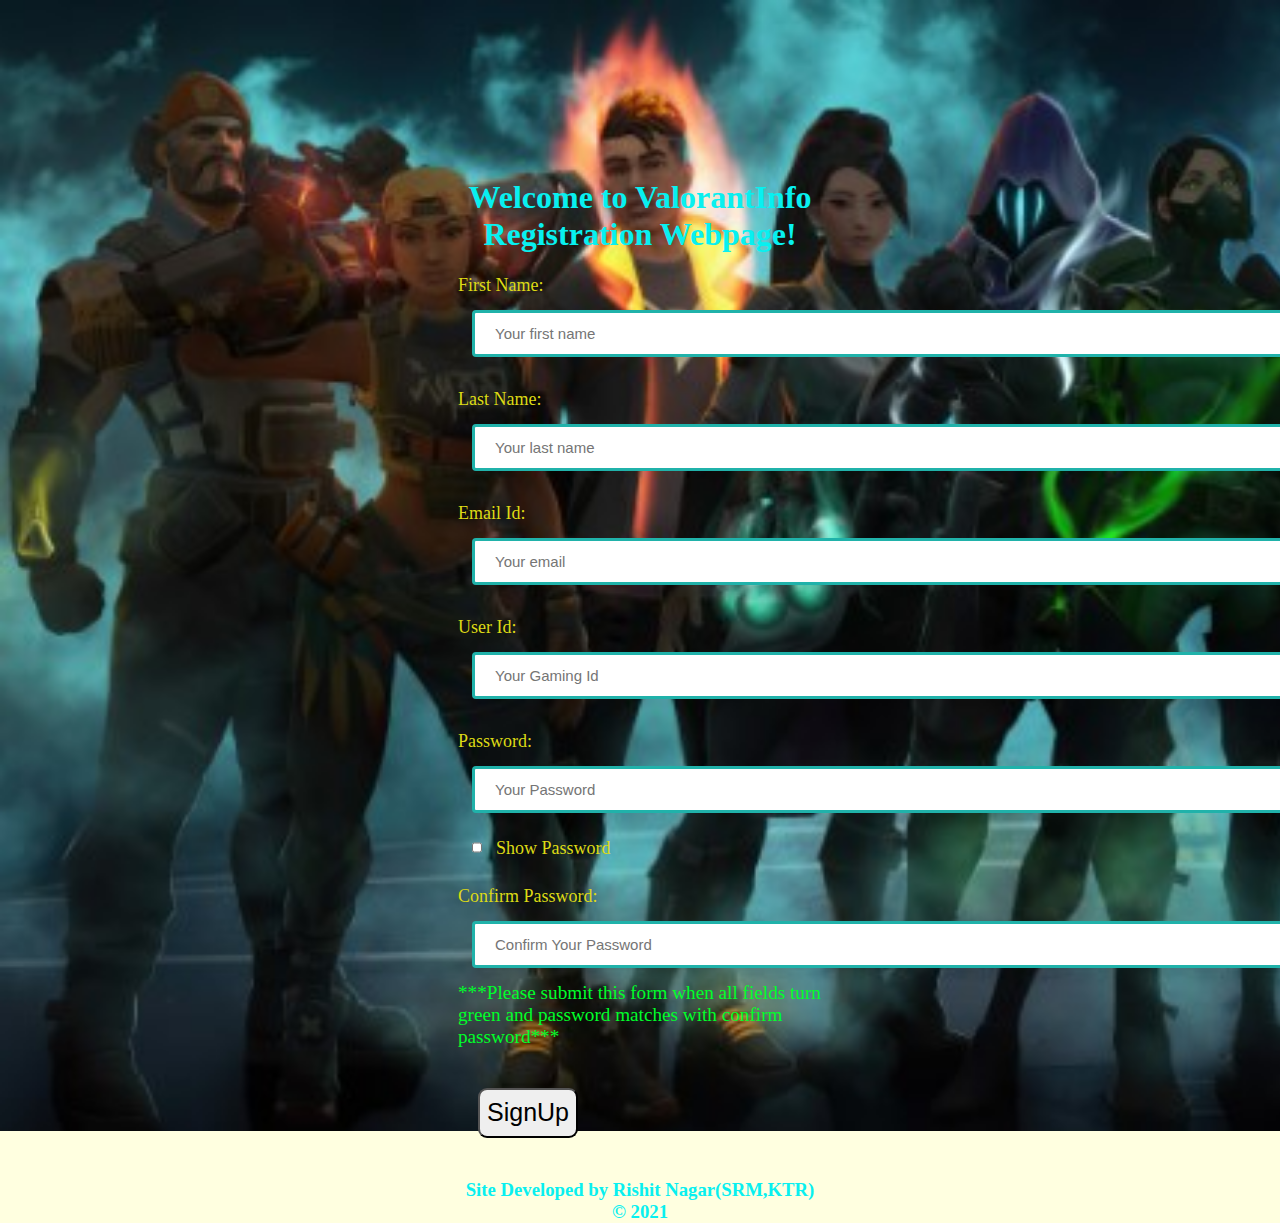
<file: index.html>
<!DOCTYPE html>
<html lang="en">

<head>
    <meta charset="UTF-8">
    <meta http-equiv="X-UA-Compatible" content="IE=edge">
    <meta name="viewport" content="width=device-width, initial-scale=1.0">
    <title>VALORANT :Riot Games</title>
    <link rel="icon" href="icon.jpg" type="image/x-icon">

</head>
<style>
    body {
        padding: 150px 450px;
        background-color: lightyellow;
        background-image: url(back.jpg);
        height: 815px;

        background-repeat: no-repeat;
        background-size: cover;

    }

    .formdesign input {
        width: 1000px;
        padding: 12px 20px;
        border: 3px solid lightseagreen;
        margin: 14px;
        border-radius: 4px;
        font-size: 15px;

    }

    h1 {
        color: #08f0f0;
        text-align: center;
    }

    h3 {
        color: #08f0f0;
        text-align: center;
    }

    .formdesign {
        color: #ddda15;
        font-size: large;

    }

    #showpass {
        width: 10px;
    }

    #reqd {
        color: #00ff2a;
        /*Red Color*/
        text-align: center;
        font-size: larger;
    }

    .button {
        border-radius: 9px;
        width: 100px;
        height: 50px;
        font-size: 25px;
        margin: 22px 20px;
    }
</style>

<body>
    <div>
        <h1>Welcome to ValorantInfo Registration Webpage!</h1>
        <form method="post" action="login.html" onsubmit="return checkReqFields()">
            <div class=" formdesign">
                <label for="name">First Name:</label>
                <input type="text" name="fname" id="fname" placeholder="Your first name">
                <error id="fuser"></error>
            </div>
            <br />
            <div class="formdesign">
                Last Name: <input type="text" name="lname" id="lname" placeholder="Your last name" required />
                <error id="luser"></error>
            </div>
            <br />
            <div class="formdesign">
                Email Id: <input type="text" name="email" id="email" onblur="ValidateEmail(this.id)"
                    placeholder="Your email" required>

            </div>
            <br />
            <div class="formdesign">
                User Id: <input type="text" name="userid" id="userid" placeholder="Your Gaming Id" required>
                <error id="wuser"></error>
            </div>
            <br />
            <div class="formdesign">
                Password: <input type="password" name="password" id="password" placeholder="Your Password"
                    onblur="ValidatePassword(this.id)" required>
                <input type="checkbox" id="showpass" onclick="Toggle()">Show Password
            </div>
            <br />
            <div class="formdesign">
                Confirm Password: <input type="password" name="cpassword" id="cpassword" onkeyup="check(this)"
                    placeholder="Confirm Your Password" required>
                <error id="alert"></error>

            </div>
            <span id="reqd">***Please submit this form when all fields turn green and password matches with confirm
                password***</span>
        </form>

        <br />
        <button type="submit" onclick="signup(this)" class="button">SignUp</button>

        <!-- <a href="login.html" target="_blank">

        </a> -->
        <footer>
            <p>
            <h3>Site Developed by Rishit Nagar(SRM,KTR) &copy; 2021</h3>
            </p>

        </footer>


    </div>
    <script>

        var user = document.querySelector('#userid');
        user.addEventListener('keyup', function () {
            // var u_times = document.querySelector('.u_times');
            // var u_check = document.querySelector('.u_check');
            if (user.value.length < 8) {
                document.getElementById('wuser').innerHTML = "*Required,User Id is not 8 characters long.";
                user.style.border = "4px solid red";
                // u_times.style.display = 'block';
                // u_check.style.display = 'none';

            } else {
                user.style.border = "4px solid green";
                document.getElementById('wuser').innerHTML = " ";
                // u_times.style.display = 'none';
                // u_check.style.display = 'block';
                return true;
            }

        })
        var fname = document.querySelector('#fname');
        fname.addEventListener('keyup', function () {
            // var u_times = document.querySelector('.u_times');
            // var u_check = document.querySelector('.u_check');
            if (fname.value.length < 3) {
                document.getElementById('fuser').innerHTML = " *Required,Please Enter Your First Name.";

                fname.style.border = "4px solid red";
                // u_times.style.display = 'block';
                // u_check.style.display = 'none';

            } else {
                document.getElementById('fuser').innerHTML = " ";
                fname.style.border = "4px solid green";
                // u_times.style.display = 'none';
                // u_check.style.display = 'block';
            }

        })
        var lname = document.querySelector('#lname');
        lname.addEventListener('keyup', function () {
            // var u_times = document.querySelector('.u_times');
            // var u_check = document.querySelector('.u_check');
            if (lname.value.length < 3) {
                document.getElementById('luser').innerHTML = "*Required,Please Enter Your Last Name.";
                lname.style.border = "4px solid red";
                // u_times.style.display = 'block';
                // u_check.style.display = 'none';

            } else {
                document.getElementById('luser').innerHTML = " ";
                lname.style.border = "4px solid green";
                // u_times.style.display = 'none';
                // u_check.style.display = 'block';
            }

        })

        function ValidateEmail(id) {
            var element = document.getElementById(id);
            var regExp = /^[a-zA-Z0-9._]+@[a-zA-Z0-9._]+\.[a-zA-Z]{2,4}$/;
            if (!regExp.test(element.value)) {
                alert("Enter valid email id.");
                element.style.border = "4px solid red";
                return false;
            }
            element.style.border = "4px solid green";
            return true;
        }
        function Toggle() {
            var x = document.getElementById("password");
            if (x.type === "password") {
                x.type = "text";
            } else {
                x.type = "password";
            }
        }



        function ValidatePassword(id) {
            var element = document.getElementById(id);
            var regExp = /^(?=.*[a-z])(?=.*[A-Z])(?=.*[0-9])(?=.*[!@#$%^&*])[a-zA-Z0-9!@#$%^&*]{5,}$/;
            if (!regExp.test(element.value)) {
                alert("Enter valid Password that is more than 8 letters, 1 Capital letter,1 Small letter,1 number and 1 special charcter.");
                element.style.border = "4px solid red";
                return false;
            }
            element.style.border = "4px solid green";
            return true;
        }

        var p = document.getElementById('password');
        var flag = 1; // 1->no error 2-> error
        function check(elem) {
            if (elem.value.length > 0) {
                if (elem.value != p.value) {
                    document.getElementById('alert').innerText = "Confirm Password does not match.";
                    flag = 0;
                } else {
                    document.getElementById('alert').innerText = "";
                    flag = 1;
                }


            } else {
                document.getElementById('alert').innerText = "Please enter Confirm Password."
                flag = 0;
            }

        }
        function Validatecp() {
            if (flag == 1) {
                return true;
            } else {
                return false;
            }
        }

        function signup() {

            var fname = document.getElementById("fname").value;
            var lname = document.getElementById("lname").value;
            var email = document.getElementById("email").value;
            var pass = document.getElementById("password").value;
            var cpass = document.getElementById("cpassword").value;
            var user = document.getElementById("userid").value;

            localStorage.setItem(user, JSON.stringify({
                fname, lname, email, pass1: pass, user1: user
            }))

            // setTimeout(() => {
            //     const temp = localStorage.getItem(user)
            //     console.log(temp)
            // }, 1000)



            document.getElementById("fname").value = "";
            document.getElementById("lname").value = "";
            document.getElementById("email").value = "";
            document.getElementById("password").value = "";
            document.getElementById("cpassword").value = "";




            alert("user registered successfully...!!!");
            window.location.href = "login.html";


        }


    </script>

</body>

</html>
</file>
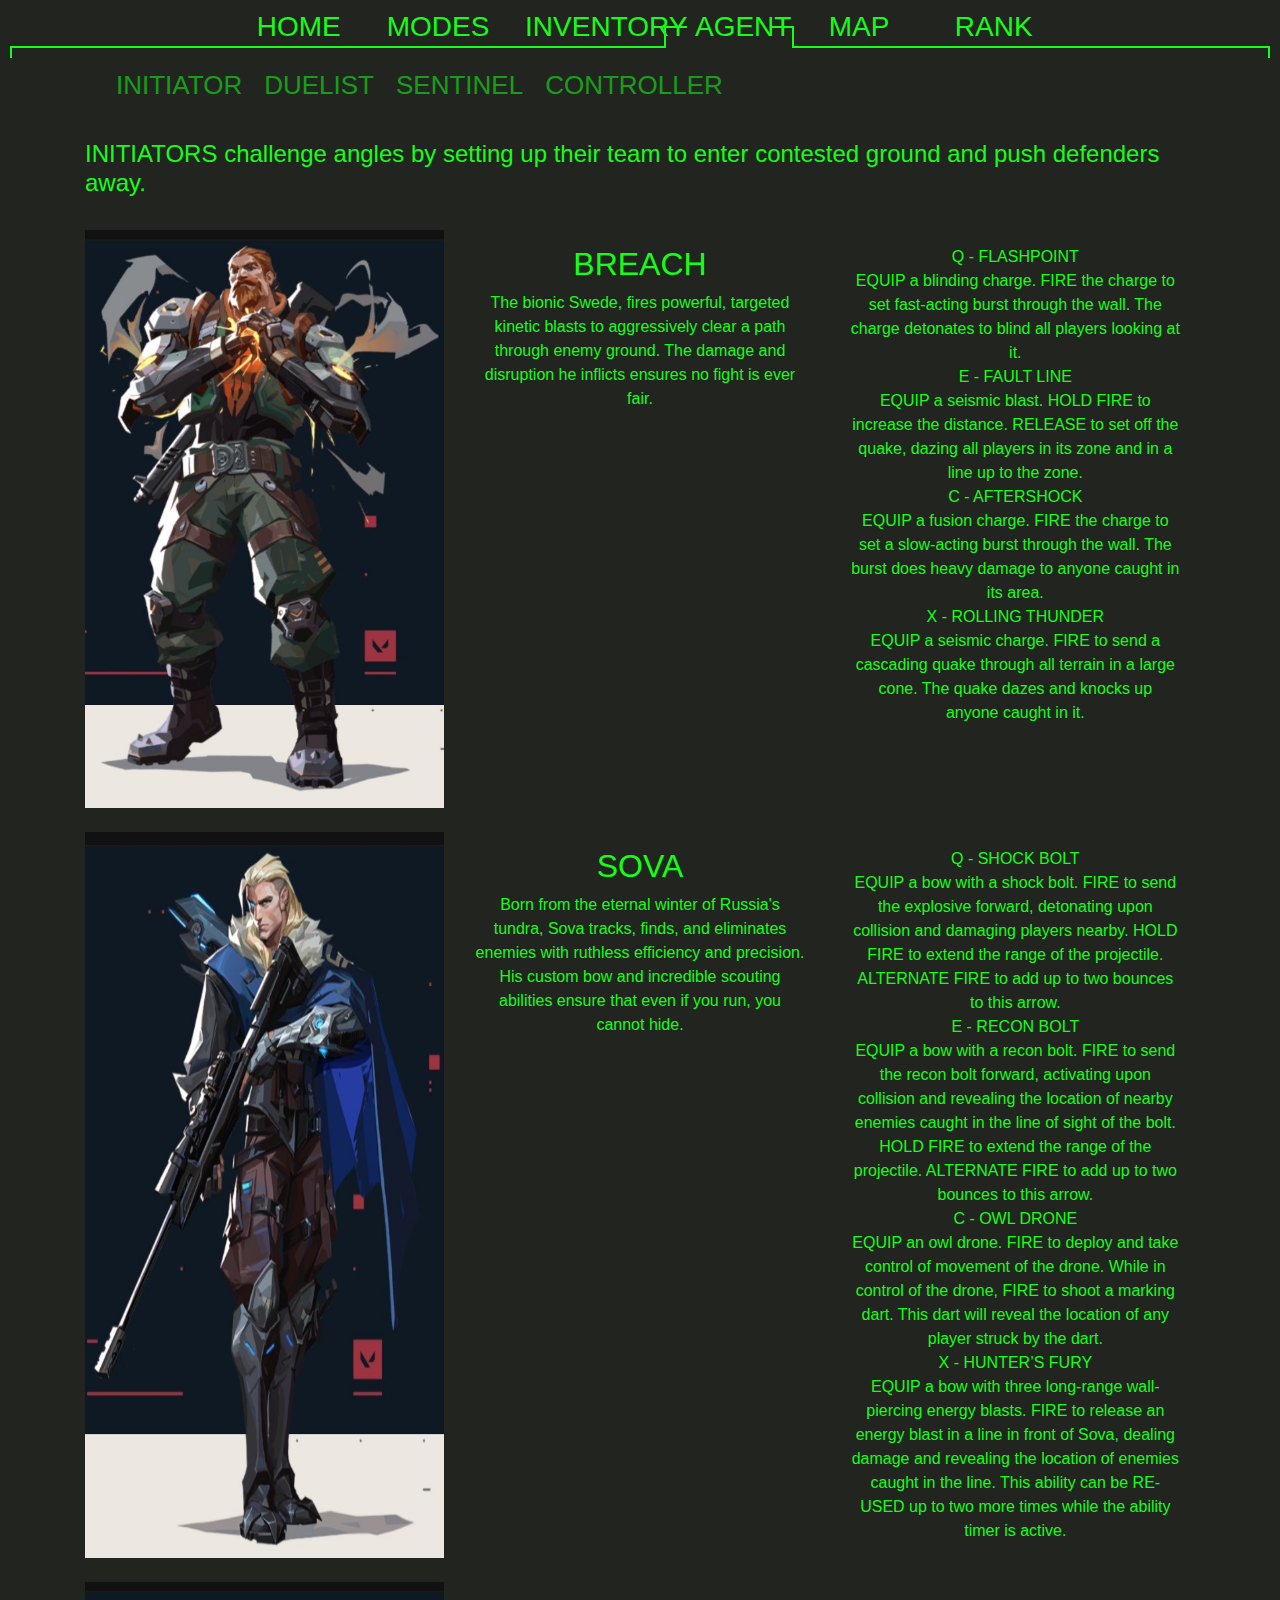
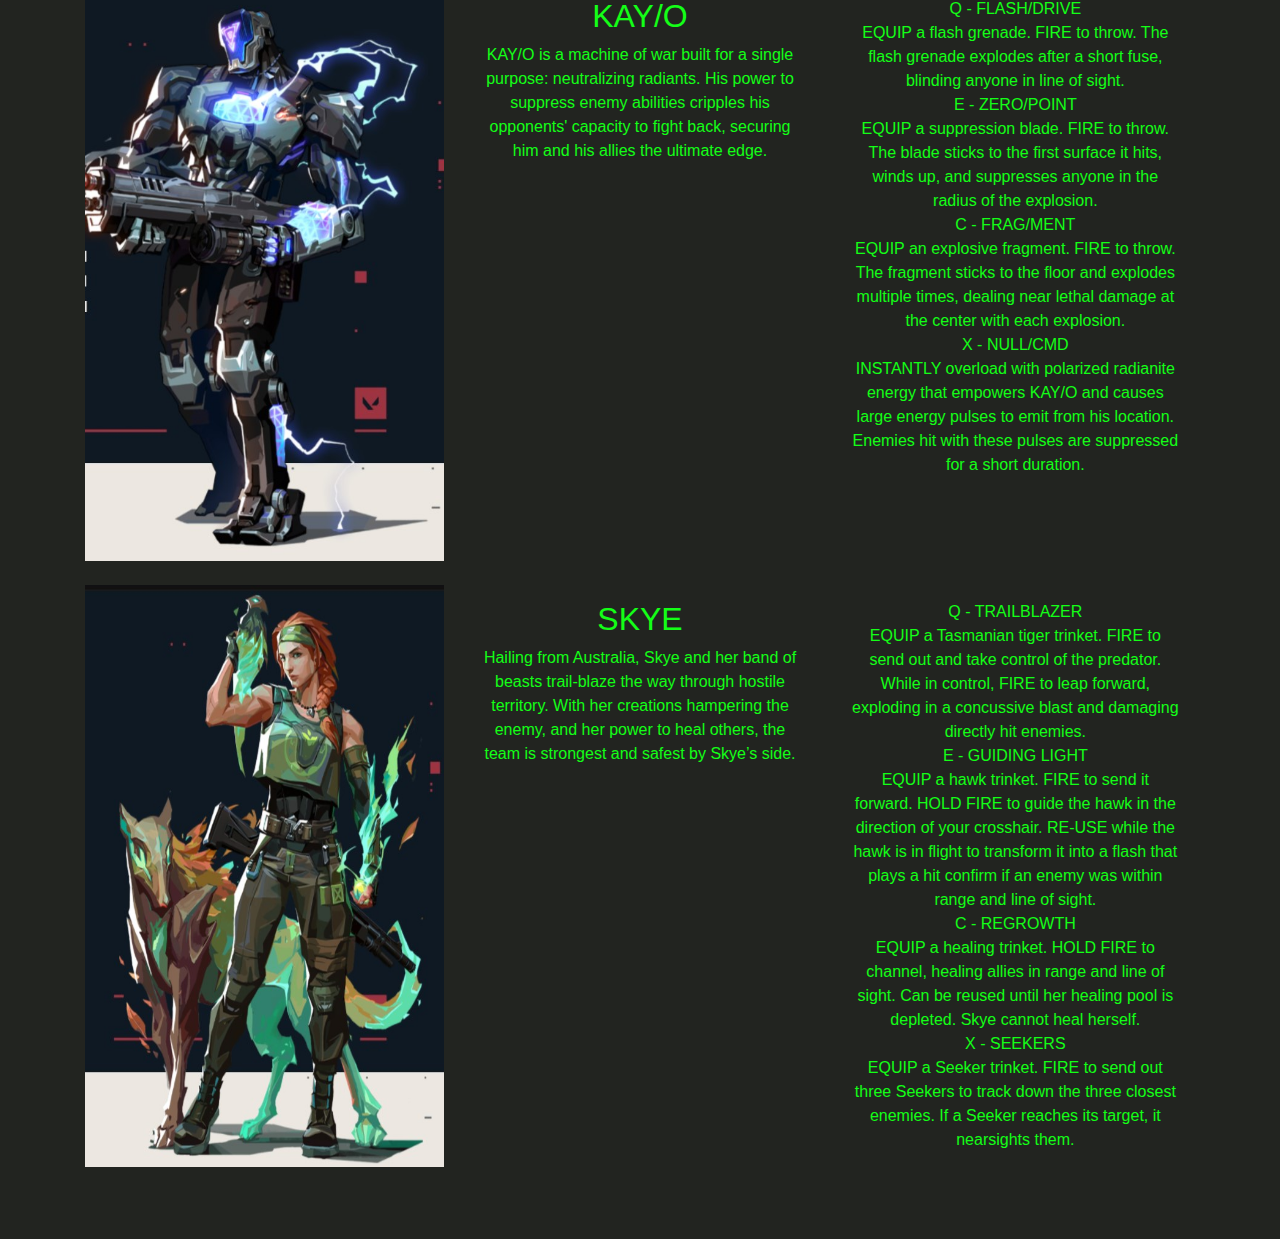
<file: agent.html>
<!doctype html>
<html lang="en">

<head>
    <title>VALORANT Arsenal:Choose your weapons and view weapon details</title>
    <link rel="icon" href="icon.jpg" type="image/x-icon">

    <!-- Required meta tags -->
    <meta charset="utf-8">
    <meta name="viewport" content="width=device-width, initial-scale=1, shrink-to-fit=no">

    <!-- Bootstrap CSS -->
    <link rel="stylesheet" href="https://stackpath.bootstrapcdn.com/bootstrap/4.3.1/css/bootstrap.min.css"
        integrity="sha384-ggOyR0iXCbMQv3Xipma34MD+dH/1fQ784/j6cY/iJTQUOhcWr7x9JvoRxT2MZw1T" crossorigin="anonymous">
    <link rel="stylesheet" href="valo.css">
</head>

<body>
    <nav class="navbar navbar-expand-lg navbar-light bg-light">
        <div class="collapse navbar-collapse" id="mainNav">
            <ul class="navbar-nav me-auto">

                <li class="navbar-item ">
                    <a href="home.html" class="nav-link">HOME</a>
                </li>

                <li class="navbar-item">
                    <a href="mode.html" class="nav-link">MODES</a>
                </li>

                <li class="navbar-item">
                    <a href="inventory.html" class="nav-link">INVENTORY</a>
                </li>

                <li class="navbar-item active">
                    <a href="agent.html" class="nav-link">AGENT</a>
                </li>

                <li class="navbar-item">
                    <a href="map.html" class="nav-link">MAP</a>
                </li>

                <li class="navbar-item">
                    <a href="rank.html" class="nav-link">RANK</a>
                </li>

            </ul>

        </div>
    </nav>

    <div class="container">
        <div class="row">
            <div class="col-12">



                <ul class="nav nav-tabs">
                    <li class="nav-item">
                        <a href="#initiator" class="nav-link" data-toggle="tab" role="tab">
                            INITIATOR
                        </a>
                    </li>
                    <li class="nav-item">
                        <a href="#duelist" class="nav-link" data-toggle="tab">
                            DUELIST
                        </a>
                    </li>
                    <li class="nav-item">
                        <a href="#sentinel" class="nav-link" data-toggle="tab">
                            SENTINEL
                        </a>
                    </li>
                    <li class="nav-item">
                        <a href="#controller" class="nav-link" data-toggle="tab">
                            CONTROLLER
                        </a>
                    </li>
                </ul>

                <div class="tab-content">
                    <div class="tab-pane active" id="initiator" role="tabpanel">
                        <br />
                        <h4>INITIATORS challenge angles by setting up their team to enter contested ground and push
                            defenders away. </h4>
                        <br />

                        <div class="gallery">
                            <a target="_blank" href="breach.jpg">
                                <img src="breach.jpg" alt="BREACH" width="500" height="300">
                            </a>
                            <div class="desc">
                                <h2>BREACH</h2>
                                The bionic Swede, fires powerful, targeted kinetic blasts to
                                aggressively clear a path through enemy ground. The damage and disruption he inflicts
                                ensures no fight is ever fair.
                            </div>
                            <div class="desc">
                                Q - FLASHPOINT
                                <br />
                                EQUIP a blinding charge. FIRE the charge to set
                                fast-acting burst through
                                the wall. The charge detonates to blind all players looking at it.
                                <br />
                                E - FAULT LINE
                                <br />EQUIP a seismic blast. HOLD FIRE to increase the distance. RELEASE to set off the
                                quake, dazing all players in its zone and in a line up to the zone.
                                <br />
                                C - AFTERSHOCK
                                <br />
                                EQUIP a fusion charge. FIRE the charge to set a slow-acting burst through the wall. The
                                burst does heavy damage to anyone caught in its area.
                                <br />
                                X - ROLLING THUNDER
                                <br />
                                EQUIP a seismic charge. FIRE to send a cascading quake through all terrain in a large
                                cone. The quake dazes and knocks up anyone caught in it.

                            </div>
                        </div>
                        <br />
                        <div class="gallery">
                            <a target="_blank" href="sova.jpg">
                                <img src="sova.jpg" alt="SOVA" width="600" height="300">
                            </a>
                            <div class="desc">
                                <h2>SOVA</h2>
                                Born from the eternal winter of Russia's tundra, Sova tracks, finds, and
                                eliminates enemies with ruthless efficiency and precision. His custom bow and incredible
                                scouting abilities ensure that even if you run, you cannot hide.
                            </div>
                            <div class="desc">
                                Q - SHOCK BOLT
                                <br />
                                EQUIP a bow with a shock bolt. FIRE to send the
                                explosive forward, detonating upon collision and damaging players nearby. HOLD FIRE to
                                extend the range of the projectile. ALTERNATE FIRE to add up to two bounces to this
                                arrow.
                                <br />
                                E - RECON BOLT
                                <br />
                                EQUIP a bow with a recon bolt. FIRE to send the recon bolt forward, activating upon
                                collision and revealing the location of nearby enemies caught in the line of sight of
                                the bolt. HOLD FIRE to extend the range of the projectile. ALTERNATE FIRE to add up to
                                two bounces to this arrow.
                                <br />
                                C - OWL DRONE
                                <br />
                                EQUIP an owl drone. FIRE to deploy and take control of movement of the drone. While in
                                control of the drone, FIRE to shoot a marking dart. This dart will reveal the location
                                of any player struck by the dart.
                                <br />
                                X - HUNTER’S FURY
                                <br />
                                EQUIP a bow with three long-range wall-piercing energy blasts. FIRE to release an energy
                                blast in a line in front of Sova, dealing damage and revealing the location of enemies
                                caught in the line. This ability can be RE-USED up to two more times while the ability
                                timer is active.

                            </div>
                        </div>
                        <br />
                        <div class="gallery">
                            <a target="_blank" href="kayo.jpg">
                                <img src="kayo.jpg" alt="KAY/O" width="600" height="300">
                            </a>
                            <div class="desc">
                                <h2>KAY/O</h2>
                                KAY/O is a machine of war built for a single purpose: neutralizing
                                radiants. His power to suppress enemy abilities cripples his opponents' capacity to
                                fight back, securing him and his allies the ultimate edge.
                            </div>
                            <div class="desc">
                                Q - FLASH/DRIVE
                                <br />
                                EQUIP a flash grenade. FIRE to throw. The flash
                                grenade explodes after a short fuse, blinding anyone in line of sight.
                                <br />
                                E - ZERO/POINT
                                <br />
                                EQUIP a suppression blade. FIRE to throw. The blade sticks to the first surface it hits,
                                winds up, and suppresses anyone in the radius of the explosion.
                                <br />
                                C - FRAG/MENT
                                <br />
                                EQUIP an explosive fragment. FIRE to throw. The fragment sticks to the floor and
                                explodes multiple times, dealing near lethal damage at the center with each explosion.
                                <br />
                                X - NULL/CMD
                                <br />
                                INSTANTLY overload with polarized radianite energy that empowers KAY/O and causes large
                                energy pulses to emit from his location. Enemies hit with these pulses are suppressed
                                for a short duration.

                            </div>
                        </div>
                        <br />
                        <div class="gallery">
                            <a target="_blank" href="skye.jpg">
                                <img src="skye.jpg" alt="SKYE" width="600" height="300">
                            </a>
                            <div class="desc">
                                <h2>SKYE</h2>
                                Hailing from Australia, Skye and her band of beasts trail-blaze the way
                                through hostile territory. With her creations hampering the enemy, and her power to heal
                                others, the team is strongest and safest by Skye’s side.
                            </div>
                            <div class="desc">
                                Q - TRAILBLAZER
                                <br />
                                EQUIP a Tasmanian tiger trinket. FIRE to send out and
                                take control of the predator. While in control, FIRE to leap forward, exploding in a
                                concussive blast and damaging directly hit enemies.
                                <br />
                                E - GUIDING LIGHT
                                <br />
                                EQUIP a hawk trinket. FIRE to send it forward. HOLD FIRE to guide the hawk in the
                                direction of your crosshair. RE-USE while the hawk is in flight to transform it into a
                                flash that plays a hit confirm if an enemy was within range and line of sight.
                                <br />
                                C - REGROWTH
                                <br />
                                EQUIP a healing trinket. HOLD FIRE to channel, healing allies in range and line of
                                sight. Can be reused until her healing pool is depleted. Skye cannot heal herself.
                                <br />
                                X - SEEKERS
                                <br />
                                EQUIP a Seeker trinket. FIRE to send out three Seekers to track down the three closest
                                enemies. If a Seeker reaches its target, it nearsights them.

                            </div>
                        </div>
                        <br />
                        <br />
                        <br />


                    </div>


                    <div class="tab-pane" id="duelist" role="tabpanel">
                        <br />
                        <h4>DUELISTS are self-sufficient fraggers who their team expects, through abilities and skills,
                            to get high frags and seek out engagements first. </h4>
                        <br />
                        <div class="gallery">
                            <a target="_blank" href="jett.jpg">
                                <img src="jett.jpg" alt="JETT" width="600" height="300">
                            </a>
                            <div class="desc">
                                <h2>JETT</h2>
                                Representing her home country of South Korea, Jett's agile and evasive
                                fighting style lets her take risks no one else can. She runs circles around every
                                skirmish, cutting enemies before they even know what hit them.
                            </div>
                            <div class="desc">
                                Q - UPDRAFT
                                <br />
                                INSTANTLY propel Jett high into the air.
                                <br />
                                <br />
                                E - TAILWIND
                                <br />

                                INSTANTLY propel Jett in the direction she is moving. If Jett is standing still, she
                                will propel forward.
                                <br />
                                <br />
                                C - CLOUD BURST
                                <br />
                                INSTANTLY throw a projectile that expands into a brief vision-blocking cloud on impact
                                with a surface. HOLD the ability key to curve the smoke in the direction of your
                                crosshair.
                                <br />
                                <br />
                                X - BLADESTORM
                                <br />
                                EQUIP a set of highly accurate knives that recharge on killing an opponent. FIRE to
                                throw a single knife at your target. ALTERNATE FIRE to throw all remaining daggers at
                                your target.

                            </div>
                        </div>
                        <br />
                        <div class="gallery">
                            <a target="_blank" href="reyna.jpg">
                                <img src="reyna.jpg" alt="REYNA" width="600" height="300">
                            </a>
                            <div class="desc">
                                <h2>REYNA</h2>
                                Forged in the heart of Mexico, Reyna dominates single combat, popping off
                                with each kill she scores. Her capability is only limited by her raw skill, making her
                                highly dependent on performance.
                            </div>
                            <div class="desc">
                                Q - DEVOUR
                                <br />
                                Enemies killed by Reyna leave behind Soul Orbs that last 3
                                seconds. INSTANTLY consume a nearby soul orb, rapidly healing for a short duration.
                                Health gained through this skill exceeding 100 will decay over time. If EMPRESS is
                                active, this skill will automatically cast and not consume the orb.
                                <br />
                                <br />
                                E - DISMISS
                                <br />
                                INSTANTLY consume a nearby soul orb, becoming intangible for a short duration. If
                                EMPRESS is active, also become invisible.
                                <br />
                                <br />
                                C - LEER
                                <br />
                                EQUIP an ethereal destructible eye. ACTIVATE to cast the eye a short distance forward.
                                The eye will Nearsight all enemies who look at it.
                                <br />
                                <br />
                                X - EMPRESS
                                <br />
                                INSTANTLY enter a frenzy, increasing firing speed, equip and reload speed dramatically.
                                Scoring a kill renews the duration.

                            </div>


                        </div>

                        <br />

                        <div class="gallery">
                            <a target="_blank" href="raze.jpg">
                                <img src="raze.jpg" alt="RAZE" width="600" height="300">
                            </a>
                            <div class="desc">
                                <h2>RAZE</h2>
                                Raze explodes out of Brazil with her big personality and big guns. With her
                                blunt-force-trauma playstyle, she excels at flushing entrenched enemies and clearing
                                tight spaces with a generous dose of “boom.”
                            </div>
                            <div class="desc">
                                Q - BLAST PACK
                                <br />
                                INSTANTLY throw a Blast Pack that will stick to
                                surfaces. RE-USE the ability after deployment to detonate, damaging and moving anything
                                hit. Raze isn't damaged by this ability, but will still take fall damage if launched up
                                far enough.
                                <br />
                                <br />
                                E - PAINT SHELLS
                                <br />
                                EQUIP a cluster grenade. FIRE to throw the grenade, which does damage and creates
                                sub-munitions, each doing damage to anyone in their range.
                                <br />
                                <br />
                                C - BOOM BOT
                                <br />
                                EQUIP a Boom Bot. FIRE will deploy the bot, causing it to travel in a straight line on
                                the ground, bouncing off walls. The Boom Bot will lock on to any enemies in its frontal
                                cone and chase them, exploding for heavy damage if it reaches them.
                                <br />
                                <br />
                                X - SHOWSTOPPER
                                <br />
                                EQUIP a rocket launcher. FIRE shoots a rocket that does massive area damage on contact
                                with anything.

                            </div>
                        </div>
                        <br />
                        <div class="gallery">
                            <a target="_blank" href="phoenix.jpg">
                                <img src="phoenix.jpg" alt="PHOENIX" width="600" height="300">
                            </a>
                            <div class="desc">
                                <h2>PHOENIX</h2>
                                Hailing from the U.K., Phoenix's star power shines through in his
                                fighting style, igniting the battlefield with flash and flare. Whether he's got backup
                                or not, he'll rush into a fight on his own terms.
                            </div>
                            <div class="desc">
                                Q - CURVE BALL
                                <br />
                                EQUIP a flare orb that takes a curving path and
                                detonates shortly after throwing. FIRE to curve the flare orb to the left, detonating
                                and blinding any player who sees the orb. ALTERNATE FIRE to curve the flare orb to the
                                right.
                                <br />
                                <br />
                                E - HOT HANDS
                                <br />
                                EQUIP a fireball. FIRE to throw a fireball that explodes after a set amount of time or
                                upon hitting the ground, creating a lingering fire zone that damages enemies.
                                <br />
                                <br />
                                C - BLAZE
                                <br />
                                EQUIP a flame wall. FIRE to create a line of flame that moves forward, creating a wall
                                of fire that blocks vision and damages players passing through it. HOLD FIRE to bend the
                                wall in the direction of your crosshair.
                                <br />
                                <br />
                                X - RUN IT BACK
                                <br />
                                INSTANTLY place a marker at Phoenix’s location. While this ability is active, dying or
                                allowing the timer to expire will end this ability and bring Phoenix back to this
                                location with full health.

                            </div>
                        </div>
                        <br />
                        <div class="gallery">
                            <a target="_blank" href="yoru.jpg">
                                <img src="yoru.jpg" alt="YOEU" width="600" height="300">
                            </a>
                            <div class="desc">
                                <h2>YORU</h2>
                                Japanese native, Yoru, rips holes straight through reality to infiltrate
                                enemy lines unseen. Using deception and aggression in equal measure, he gets the drop on
                                each target before they know where to look.
                            </div>
                            <div class="desc">
                                Q - BLIND SIDE
                                <br />
                                EQUIP to rip an unstable dimensional fragment from
                                reality. FIRE to throw the fragment,
                                activating a flash that winds up once it collides with a hard surface in the world.
                                <br />
                                <br />
                                E - GATECRASH
                                <br />
                                EQUIP to harness a rift tether FIRE to send the tether out moving forward ALT FIRE to
                                place a tether in place ACTIVATE to teleport to the tether's location.
                                <br />
                                <br />
                                C - FAKEOUT
                                <br />
                                EQUIP an echo that mimics footsteps when activated FIRE to activate and send the echo
                                forward ALT FIRE to place an echo in place USE the inactive echo to send it forward.
                                <br />
                                <br />
                                X - DIMENSIONAL DRIFT
                                <br />
                                EQUIP a mask that can see between dimensions. FIRE to drift into Yoru's dimension,
                                unable to be affected or seen by enemies from the outside.

                            </div>
                        </div>
                        <br />
                        <br />
                        <br />

                    </div>
                    <div class="tab-pane" id="sentinel" role="tabpanel">
                        <br />
                        <h4>SENTINELS are defensive experts who can lockdown areas and watch flanks, both on attacker
                            and defender rounds.</h4>
                        <br />
                        <div class="gallery">
                            <a target="_blank" href="sage.jpg">
                                <img src="sage.jpg" alt="SAGE" width="600" height="300">
                            </a>
                            <div class="desc">
                                <h2>SAGE</h2>
                                The stronghold of China, Sage creates safety for herself and her team
                                wherever she goes. Able to revive fallen friends and stave off aggressive pushes, she
                                provides a calm center to a hellish fight.
                            </div>
                            <div class="desc">
                                Q - SLOW ORB
                                <br />
                                EQUIP a slowing orb. FIRE to throw a slowing orb
                                forward that detonates upon landing, creating a lingering field that slows players
                                caught inside of it.
                                <br />
                                <br />
                                E - HEALING ORB
                                <br />

                                EQUIP to harness a rift tether FIRE to send the tether out moving forward ALT FIRE to
                                place a tether in place ACTIVATE to teleport to the tether's location.
                                <br />
                                <br />
                                C - BARRIER WALL
                                <br />
                                EQUIP a barrier orb. FIRE places a solid wall. ALT FIRE rotates the targeter.
                                <br />
                                <br />
                                X - RESURRECTION
                                <br />
                                EQUIP a resurrection ability. FIRE with your crosshairs placed over a dead ally to begin
                                resurrecting them. After a brief channel, the ally will be brought back to life with
                                full health.

                            </div>
                        </div>
                        <br />

                        <div class="gallery">
                            <a target="_blank" href="cypher.jpg">
                                <img src="cypher.jpg" alt="CYPHER" width="600" height="300">
                            </a>
                            <div class="desc">
                                <h2>CYPHER</h2>
                                The Moroccan information broker, Cypher is a one-man surveillance network
                                who keeps tabs on the enemy's every move. No secret is safe. No maneuver goes unseen.
                                Cypher is always watching.
                            </div>
                            <div class="desc">
                                Q - CYBER CAGE
                                <br />
                                INSTANTLY toss the cyber cage in front of Cypher.
                                Activate to create a zone that blocks vision and slows enemies who pass through it.
                                <br />
                                <br />
                                E - SPY CAM
                                <br />
                                EQUIP a spycam. FIRE to place the spycam at the targeted location. RE-USE this ability
                                to take control of the camera’s view. While in control of the camera, FIRE to shoot a
                                marking dart. This dart will reveal the location of any player struck by the dart.
                                <br />
                                <br />
                                C - TRAP WIRE
                                <br />
                                EQUIP a trapwire. FIRE to place a destructible and covert tripwire at the targeted
                                location creating a line that spans between the placed location and the wall opposite.
                                Enemy players who cross a tripwire will be tethered, revealed, and dazed after a short
                                period if they do not destroy the device in time. This ability can be picked up to be
                                REDEPLOYED.
                                <br />
                                <br />
                                X - NEURAL THEFT
                                <br />
                                INSTANTLY use on a dead enemy player in your crosshairs to reveal the location of all
                                living enemy players.

                            </div>
                        </div>
                        <br />
                        <div class="gallery">
                            <a target="_blank" href="kj.jpg">
                                <img src="kj.jpg" alt="KILL JOY" width="600" height="300">
                            </a>
                            <div class="desc">
                                <h2>KILLJOY</h2>
                                The genius of Germany. Killjoy secures the battlefield with ease using
                                her arsenal of inventions. If the damage from her gear doesn't stop her enemies, her
                                robots' debuff will help make short work of them.
                            </div>
                            <div class="desc">
                                Q - ALARM BOT
                                <br />
                                EQUIP a covert Alarmbot. FIRE to deploy a bot that
                                hunts
                                down enemies that get in range. After reaching its target, the bot explodes, applying
                                Vulernable. HOLD EQUIP to recall a deployed bot.
                                <br />
                                <br />
                                E - TURRET
                                <br />

                                EQUIP a Turret. FIRE to deploy a turret that fires at enemies in a 180 degree cone. HOLD
                                EQUIP to recall the deployed turret.
                                <br />
                                <br />
                                C - NANO SWARM
                                <br />
                                EQUIP a Nanoswarm grenade. FIRE to throw the grenade. Upon landing, the Nanoswarm goes
                                covert. ACTIVATE the Nanoswarm to deploy a damaging swarm of nanobots.
                                <br />
                                <br />
                                X - LOCKDOWN
                                <br />
                                EQUIP the Lockdown device. FIRE to deploy the device. After a long windup, the device
                                Detains all enemies caught in the radius. The device can be destroyed by enemies.

                            </div>
                        </div>
                        <br />
                        <br />
                        <br />


                    </div>


                    <div class="tab-pane" id="controller" role="tabpanel">
                        <br />
                        <h4>CONTROLLERS are experts in slicing up dangerous territory to set their team for success.
                        </h4>
                        <br />
                        <div class="gallery">
                            <a target="_blank" href="omen.jpg">
                                <img src="omen.jpg" alt="OMEN" width="600" height="300">
                            </a>
                            <div class="desc">
                                <h2>OMEN</h2>
                                A phantom of a memory, Omen hunts in the shadows. He renders enemies blind,
                                teleports across the field, then lets paranoia take hold as his foe scrambles to learn
                                where he might strike next.
                            </div>
                            <div class="desc">
                                Q - PARANOIA
                                <br />
                                INSTANTLY fire a shadow projectile forward, briefly
                                reducing the vision range of all players it touches. This projectile can pass straight
                                through walls.
                                <br />
                                <br />
                                E - DARK COVER
                                <br />
                                EQUIP a shadow orb and see its range indicator. FIRE to throw the shadow orb to the
                                marked location, creating a long-lasting shadow sphere that blocks vision. HOLD
                                ALTERNATE FIRE while targeting to move the marker further away. HOLD the ability key
                                with targeting to move the marker closer.
                                <br />
                                <br />
                                C - SHROUDED STEP
                                <br />
                                EQUIP a shadow walk ability and see its range indicator. FIRE to begin a brief channel,
                                then teleport to the marked location.
                                <br />
                                <br />
                                X - FROM THE SHADOWS
                                <br />
                                EQUIP a tactical map. FIRE to begin teleporting to the selected location. While
                                teleporting, Omen will appear as a Shade that can be destroyed by an enemy to cancel his
                                teleport.

                            </div>
                        </div>
                        <br />
                        <div class="gallery">
                            <a target="_blank" href="astra.jpg">
                                <img src="astra.jpg" alt="ASTRA" width="600" height="300">
                            </a>
                            <div class="desc">
                                <h2>ASTRA</h2>
                                Ghanaian Agent Astra harnesses the energies of the cosmos to reshape
                                battlefields to her whim. With full command of her astral form and a talent for deep
                                strategic foresight, she's always eons ahead of her enemy's next move.
                            </div>
                            <div class="desc">
                                Q - NOVA PULSE
                                <br />
                                Place Stars in Astral Form (X) ACTIVATE a Star to
                                detonate a Nova Pulse. The Nova Pulse charges briefly then strikes, concussing all
                                players in its area.
                                <br />
                                <br />
                                E - NEBULA
                                <br />
                                Place Stars in Astral Form (X) ACTIVATE a Star to transform it into a Nebula (smoke).
                                Use (F) on a Star to Dissipate it, returning the star to be placed in a new location
                                after a delay. Dissipate briefly forms a fake Nebula at the Star’s location before
                                returning.
                                <br />
                                <br />
                                C - GRAVITY WELL
                                <br />
                                Place Stars in Astral Form (X) ACTIVATE a Star to form a Gravity Well. Players in the
                                area are pulled toward the center before it explodes, making all players still trapped
                                inside fragile.
                                <br />
                                <br />
                                X - ASTRAL FORM / COSMIC DIVIDE
                                <br />
                                ACTIVATE (X) to enter Astral Form where you can place Stars with PRIMARY FIRE. Stars can
                                be reactivated later, transforming them into a Nova Pulse, Nebula, or Gravity Well. When
                                Cosmic Divide is charged, use SECONDARY FIRE in Astral Form to begin aiming it, then
                                PRIMARY FIRE to select two locations. An infinite Cosmic Divide connects the two points
                                you select. Cosmic Divide blocks bullets and heavily dampens audio.

                            </div>
                        </div>
                        <br />
                        <div class="gallery">
                            <a target="_blank" href="brim.jpg">
                                <img src="brim.jpg" alt="BRIMSTONE" width="600" height="300">
                            </a>
                            <div class="desc">
                                <h2>BRIMSTONE</h2>
                                Joining from the USA, Brimstone's orbital arsenal ensures his squad
                                always has the advantage. His ability to deliver utility precisely and from a distance
                                make him an unmatched boots-on-the-ground commander.
                            </div>
                            <div class="desc">
                                Q - INCENDIARY
                                <br />
                                EQUIP an incendiary grenade launcher. FIRE to launch a
                                grenade that detonates as it comes to a rest on the floor, creating a lingering fire
                                zone that damages players within the zone.
                                <br />
                                <br />
                                E - SKY SMOKE
                                <br />
                                EQUIP a tactical map. FIRE to set locations where Brimstone’s smoke clouds will land.
                                ALTERNATE FIRE to confirm, launching long-lasting smoke clouds that block vision in the
                                selected area.
                                <br />
                                <br />
                                C - STIM BEACON
                                <br />
                                EQUIP a stim beacon. FIRE to toss the stim beacon in front of Brimstone. Upon landing,
                                the stim beacon will create a field that grants players RapidFire.
                                <br />
                                <br />
                                X - ORBITAL STRIKE
                                <br />
                                EQUIP a tactical map. FIRE to launch a lingering orbital strike laser at the selected
                                location, dealing high damage-over-time to players caught in the selected area.

                            </div>
                        </div>
                        <br />
                        <div class="gallery">
                            <a target="_blank" href="viper.jpg">
                                <img src="viper.jpg" alt="VIPER" width="600" height="300">
                            </a>
                            <div class="desc">
                                <h2>VIPER</h2>
                                The American chemist, Viper deploys an array of poisonous chemical devices
                                to control the battlefield and cripple the enemy's vision. If the toxins don't kill her
                                prey, her mind games surely will.
                            </div>
                            <div class="desc">
                                Q - POISON CLOUD
                                <br />
                                EQUIP a gas emitter. FIRE to throw the emitter that
                                perpetually remains throughout the round. RE-USE the ability to create a toxic gas cloud
                                at the cost of fuel. This ability can be RE-USED more than once and can be picked up to
                                be REDEPLOYED.
                                <br />
                                <br />
                                E - TOXIC SCREEN
                                <br />

                                EQUIP a gas emitter launcher. FIRE to deploy a long line of gas emitters. RE-USE the
                                ability to create a tall wall of toxic gas at the cost of fuel. This ability can be
                                RE-USED more than once.
                                <br />
                                <br />
                                C - SNAKE BITE
                                <br />
                                EQUIP a chemical launcher. FIRE to launch a canister that shatters upon hitting the
                                floor, creating a lingering chemical zone that damages and slows enemies.
                                <br />
                                <br />
                                X - VIPER'S PIT
                                <br />
                                EQUIP a chemical sprayer. FIRE to spray a chemical cloud in all directions around Viper,
                                creating a large cloud that reduces the vision range and maximum health of players
                                inside of it.

                            </div>
                        </div>
                        <br />
                        <br />

                        <br />

                    </div>
                </div>
            </div>


            <!-- <div class="navbar navbar-light valo-footer">
                <div class="row">
                    <div class="col-3 text-center">
                        SERVER : MUMBAI
                    </div>
                    <div class="col-6">
                        SILVER 1
                        <div class="level-progress">
                            <div class="level-progress-indicator" width="65%"></div>
                        </div>
                    </div>
                    <div class="col-3 text-center">
                        PRACTICE RANGE ⨀
                    </div>
                </div>
            </div> -->






            <!-- Optional JavaScript -->

            <!-- jQuery first, then Popper.js, then Bootstrap JS -->
            <script src="https://code.jquery.com/jquery-3.3.1.slim.min.js"
                integrity="sha384-q8i/X+965DzO0rT7abK41JStQIAqVgRVzpbzo5smXKp4YfRvH+8abtTE1Pi6jizo"
                crossorigin="anonymous"></script>
            <script src="https://cdnjs.cloudflare.com/ajax/libs/popper.js/1.14.7/umd/popper.min.js"
                integrity="sha384-UO2eT0CpHqdSJQ6hJty5KVphtPhzWj9WO1clHTMGa3JDZwrnQq4sF86dIHNDz0W1"
                crossorigin="anonymous"></script>
            <script src="https://stackpath.bootstrapcdn.com/bootstrap/4.3.1/js/bootstrap.min.js"
                integrity="sha384-JjSmVgyd0p3pXB1rRibZUAYoIIy6OrQ6VrjIEaFf/nJGzIxFDsf4x0xIM+B07jRM"
                crossorigin="anonymous"></script>
            <script src="valor.js" type="text/javascript" charset="utf-8"></script>
</body>

</html>
</file>
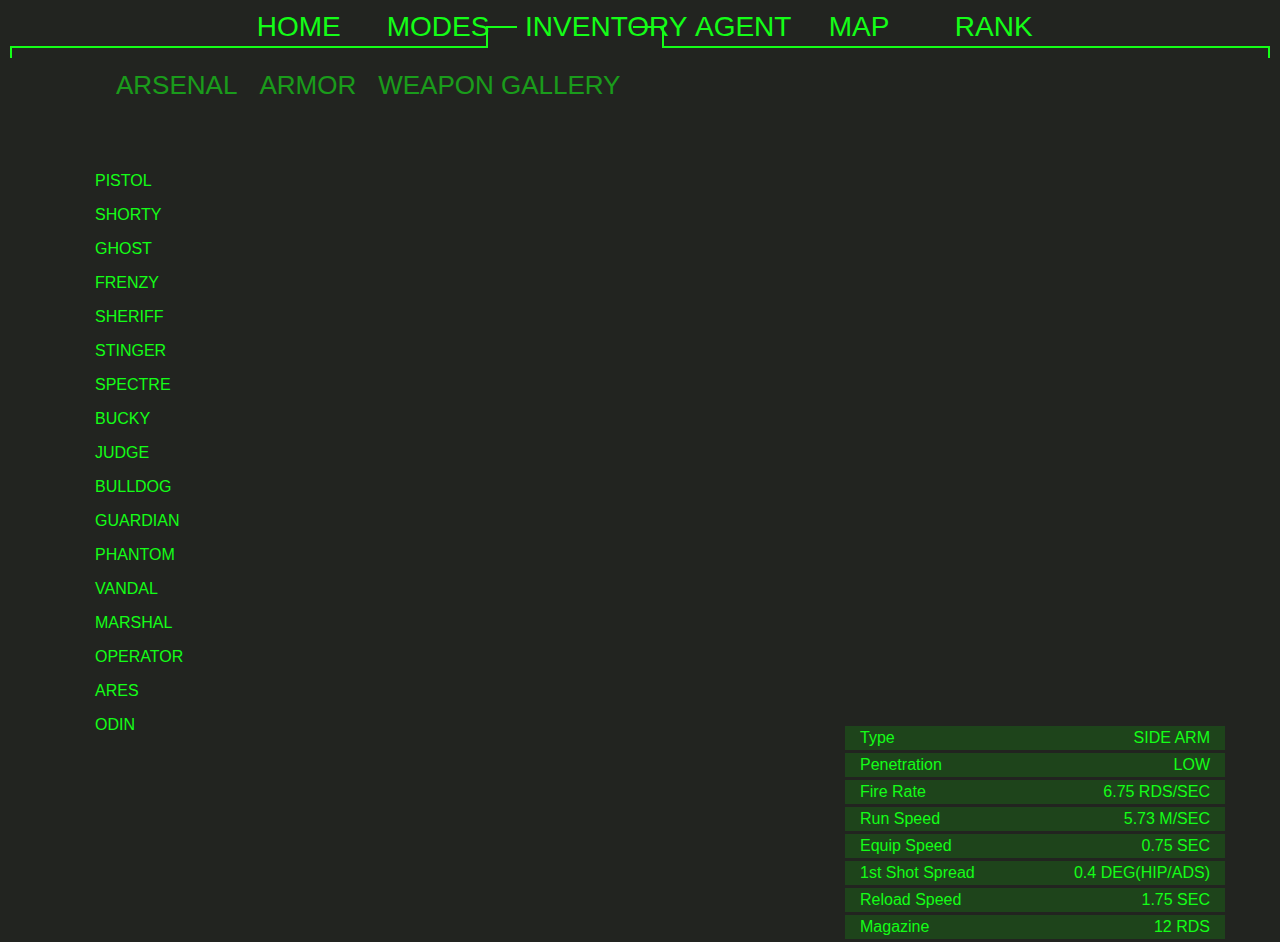
<file: inventory.html>
<!doctype html>
<html lang="en">

<head>
    <title>VALORANT Arsenal:Choose your weapons and view weapon details</title>
    <link rel="icon" href="icon.jpg" type="image/x-icon">

    <!-- Required meta tags -->
    <meta charset="utf-8">
    <meta name="viewport" content="width=device-width, initial-scale=1, shrink-to-fit=no">

    <!-- Bootstrap CSS -->
    <link rel="stylesheet" href="https://stackpath.bootstrapcdn.com/bootstrap/4.3.1/css/bootstrap.min.css"
        integrity="sha384-ggOyR0iXCbMQv3Xipma34MD+dH/1fQ784/j6cY/iJTQUOhcWr7x9JvoRxT2MZw1T" crossorigin="anonymous">
    <link rel="stylesheet" href="valo.css">
</head>

<body>
    <nav class="navbar navbar-expand-lg navbar-light bg-light">
        <div class="collapse navbar-collapse" id="mainNav">

            <ul class="navbar-nav me-auto">

                <li class="navbar-item ">
                    <a href="home.html" class="nav-link">HOME</a>
                </li>

                <li class="navbar-item">
                    <a href="mode.html" class="nav-link">MODES</a>
                </li>

                <li class="navbar-item active">
                    <a href="inventory.html" class="nav-link">INVENTORY</a>
                </li>

                <li class="navbar-item">
                    <a href="agent.html" class="nav-link">AGENT</a>
                </li>

                <li class="navbar-item">
                    <a href="map.html" class="nav-link">MAP</a>
                </li>

                <li class="navbar-item">
                    <a href="rank.html" class="nav-link">RANK</a>
                </li>

            </ul>

        </div>

    </nav>

    <div class="container">
        <div class="row">
            <div class="col-12">



                <ul class="nav nav-tabs">

                    <li class="nav-item">
                        <a href="#arsenal" class="nav-link" data-toggle="tab" role="tab">
                            ARSENAL
                        </a>
                    </li>

                    <li class="nav-item">
                        <a href="#armor" class="nav-link" data-toggle="tab">
                            ARMOR
                        </a>
                    </li>

                    <li class="nav-item">
                        <a href="#weapongallery" class="nav-link" data-toggle="tab">
                            WEAPON GALLERY
                        </a>
                    </li>

                </ul>

                <div class="tab-content">
                    <div class="tab-pane active" id="arsenal" role="tabpanel">
                        <ul class="item-list">
                            <br />
                            <br />


                            <li><a href="#" class="pistol">PISTOL</a> </li>
                            <li><a href="#" class="shorty">SHORTY</a> </li>
                            <li><a href="#" class="ghost">GHOST</a> </li>
                            <li><a href="#" class="frenzy">FRENZY</a> </li>
                            <li><a href="#" class="sheriff">SHERIFF</a> </li>
                            <li><a href="#" class="stinger">STINGER</a> </li>
                            <li><a href="#" class="spectre">SPECTRE</a> </li>
                            <li><a href="#" class="bucky">BUCKY</a> </li>
                            <li><a href="#" class="judge">JUDGE</a> </li>
                            <li><a href="#" class="bulldog">BULLDOG</a> </li>
                            <li><a href="#" class="guardian">GUARDIAN</a> </li>
                            <li><a href="#" class="phantom">PHANTOM</a> </li>
                            <li><a href="#" class="vandal">VANDAL</a> </li>
                            <li><a href="#" class="marshal">MARSHAL</a> </li>
                            <li><a href="#" class="operator">OPERATOR</a> </li>
                            <li><a href="#" class="ares">ARES</a> </li>
                            <li><a href="#" class="odin">ODIN</a> </li>



                        </ul>
                        <div class="item-stats">
                            <div class="row-highlight">
                                <div class="row">
                                    <div class="col-12">
                                        <div class="type pull-right"> SIDE ARM </div>
                                        <div class="pull=left">Type</div>
                                    </div>
                                </div>
                            </div>

                            <div class="row-highlight">
                                <div class="row">
                                    <div class="col-12">
                                        <div class="penetration pull-right"> LOW </div>
                                        <div class="pull=left">Penetration</div>
                                    </div>
                                </div>
                            </div>

                            <div class="row-highlight">
                                <div class="row">
                                    <div class="col-12">
                                        <div class="fire_rate pull-right"> 6.75 RDS/SEC </div>
                                        <div class="pull=left">Fire Rate</div>
                                    </div>
                                </div>
                            </div>

                            <div class="row-highlight">
                                <div class="row">
                                    <div class="col-12">
                                        <div class="run_speed pull-right"> 5.73 M/SEC </div>
                                        <div class="pull=left">Run Speed</div>
                                    </div>
                                </div>
                            </div>

                            <div class="row-highlight">
                                <div class="row">
                                    <div class="col-12">
                                        <div class="equip_speed pull-right"> 0.75 SEC </div>
                                        <div class="pull=left">Equip Speed</div>
                                    </div>
                                </div>
                            </div>

                            <div class="row-highlight">
                                <div class="row">
                                    <div class="col-12">
                                        <div class="spread pull-right"> 0.4 DEG(HIP/ADS)</div>
                                        <div class="pull=left">1st Shot Spread</div>
                                    </div>
                                </div>
                            </div>

                            <div class="row-highlight">
                                <div class="row">
                                    <div class="col-12">
                                        <div class="reload_speed pull-right"> 1.75 SEC </div>
                                        <div class="pull=left">Reload Speed</div>
                                    </div>
                                </div>
                            </div>

                            <div class="row-highlight">
                                <div class="row">
                                    <div class="col-12">
                                        <div class="magazine pull-right"> 12 RDS </div>
                                        <div class="pull=left">Magazine</div>
                                    </div>
                                </div>
                            </div>

                        </div>
                    </div>
                    <div class="tab-pane" id="armor" role="tabpanel">
                        <ul class="item-list">

                            <br />
                            <br />

                            <li><a href="#" class="lightarmor">LIGHT ARMOR</a> </li>
                            <li><a href="#" class="heavyarmor">HEAVY ARMOR</a> </li>

                        </ul>
                        <div class="armor-stats">
                            <div class="row-highlight">
                                <div class="row">
                                    <div class="col-12">
                                        <div class="strength pull-right"> 25 </div>
                                        <div class="pull=left">STRENGTH</div>
                                    </div>
                                </div>
                            </div>
                            <div class="row-highlight">
                                <div class="row">
                                    <div class="col-12">
                                        <div class="creds pull-right"> 400 </div>
                                        <div class="pull=left">CREDS</div>
                                    </div>
                                </div>
                            </div>

                        </div>

                    </div>

                    <div class="tab-pane" id="weapongallery" role="tabpanel">

                        <div id="type_name">
                            <h2>---------------SIDE ARM---------------</h2>
                        </div>

                        <div class="gallery">
                            <a target="_blank" href="classic.jpg">
                                <img src="classic.jpg" alt="Classic pistol" width="500" height="300">
                            </a>
                            <div class="desc">Primary fire lands precise shots when still, and is equipped with an
                                alternate
                                burst firing modefor close encounters</div>
                        </div>

                        <br />

                        <div class="gallery">
                            <a target="_blank" href="shorty.jpg">
                                <img src="shorty.jpg" alt="Shorty pistol" width="500" height="300">
                            </a>
                            <div class="desc">A nimble, short barrel shotgun that is deadly at close range but can only
                                fire twice before needing to reload. Pairs well with long range weapons.</div>
                        </div>

                        <br />

                        <div class="gallery">
                            <a target="_blank" href="ghost.jpg">
                                <img src="ghost.jpg" alt="Ghost pistol" width="500" height="300">
                            </a>
                            <div class="desc">The Ghost is accurate and carries a large magazine if you miss. Distant
                                targets require a controlled fire rate. Quickly tap the trigger when you can see the
                                whites of their eyes.</div>
                        </div>

                        <br />

                        <div class="gallery">
                            <a target="_blank" href="frenzy.jpg">
                                <img src="frenzy.jpg" alt="Frenzy pistol" width="500" height="300">
                            </a>
                            <div class="desc">Lightweight machine pistol that excels at firing on the move. It’s high
                                rate-of-fire can be difficult to control, so try short bursts at medium ranges.</div>
                        </div>

                        <br />

                        <div class="gallery">
                            <a target="_blank" href="sheriff.jpg">
                                <img src="sheriff.jpg" alt="Sheriff pistol" width="500" height="300">
                            </a>
                            <div class="desc">It’s high-impact rounds pack a ton of recoil and require true grit to
                                master.</div>
                            <div class="desc"> Wield the Sheriff right, and your enemies will know they were
                                expendable.</div>

                        </div>

                        <br />

                        <div id="type_name">
                            <h2>---------------SMG---------------</h2>
                        </div>

                        <div class="gallery">
                            <a target="_blank" href="stinger.jpg">
                                <img src="stinger.jpg" alt="Stinger rifle" width="500" height="300">
                            </a>
                            <div class="desc">This SMG is more potent at medium to long range than its counterparts, but
                                at the cost of firing rate and mobility.</div>
                            <div class="desc">The 20-round mag gets wasted in recoil-filled sprays, but lands lethal
                                blows at medium distances with ADS and controlled fire.</div>

                        </div>

                        <br />

                        <div class="gallery">
                            <a target="_blank" href="spectre.jpg">
                                <img src="spectre.jpg" alt="Spectre rifle" width="500" height="300">
                            </a>
                            <div class="desc">A jack-of-all-trades weapon with a great balance of damage, fire rate, and
                                accuracy—at both short and mid range.</div>
                            <div class="desc">It haunts the corners of every map and requires only steady aim to drop
                                foes at long distance.</div>

                        </div>

                        <br />

                        <div id="type_name">
                            <h2>---------------SHOTGUN---------------</h2>
                        </div>

                        <div class="gallery">
                            <a target="_blank" href="bucky.jpg">
                                <img src="bucky.jpg" alt="Bucky shotgun" width="500" height="300">
                            </a>
                            <div class="desc">Heavy but stable, Bucky’s primary fire is for holding tight corners or
                                charging close quarters. Alternate fire strikes targets at medium range.</div>
                        </div>

                        <br />

                        <div class="gallery">
                            <a target="_blank" href="judge.jpg">
                                <img src="judge.jpg" alt="Shorty pistol" width="500" height="300">
                            </a>
                            <div class="desc">The Judge is stable at the stand but volatile when fired rapidly.</div>
                            <div class="desc">Primary fire hammers short range targets and you’ll need to be steady to
                                nail anything beyond an arm's-length.</div>

                        </div>

                        <br />

                        <div id="type_name">
                            <h2>---------------RIFLE---------------</h2>
                        </div>

                        <div class="gallery">
                            <a target="_blank" href="bulldog.jpg">
                                <img src="bulldog.jpg" alt="Bulldog rifle" width="500" height="300">
                            </a>
                            <div class="desc">A surefire beast when you can pick your shots. Alt. fire let’s you ADS and
                                spew accurate, short bursts at anyone who tries you from medium to long-range.</div>
                        </div>

                        <br />

                        <div class="gallery">
                            <a target="_blank" href="guardian.jpg">
                                <img src="guardian.jpg" alt="Shorty pistol" width="500" height="300">
                            </a>
                            <div class="desc">The designated marksman rifle. Heavier and less mobile relative to other
                                rifles but precise and powerful. Headhunt when enemies appear at medium to long
                                distances.</div>
                        </div>

                        <br />

                        <div class="gallery">
                            <a target="_blank" href="phantom.jpg">
                                <img src="phantom.jpg" alt="Phantom rifle" width="500" height="300">
                            </a>
                            <div class="desc">Go full auto for anyone who tests you up close and short controlled bursts
                                scramble enemies from anywhere. Best when fired while stationary.</div>
                        </div>

                        <br />

                        <div class="gallery">
                            <a target="_blank" href="vandal.jpg">
                                <img src="vandal.jpg" alt="Vandal rifle" width="500" height="300">
                            </a>
                            <div class="desc">Extended fire results in less stability, however. The Vandal retains high
                                damage over distance and rewards those who focus single shots at a target’s head.</div>
                        </div>

                        <br />

                        <div id="type_name">
                            <h2>---------------SNIPER RIFLE---------------</h2>
                        </div>

                        <div class="gallery">
                            <a target="_blank" href="marshal.jpg">
                                <img src="marshal.jpg" alt="Marshal sniper" width="500" height="300">
                            </a>
                            <div class="desc">A nimble lever-action sniper rifle with a single zoom that can keep
                                bullish enemies at bay. A slow rate of fire means you have to either hit the mark or
                                leave yourself open to attacks.</div>
                        </div>
                        <br />

                        <div class="gallery">
                            <a target="_blank" href="operator.jpg">
                                <img src="operator.jpg" alt="Operator sniper" width="500" height="300">
                            </a>
                            <div class="desc">A fierce bolt-action sniper rifle with high-powered dual zoom. Extremely
                                immobile but fires an incredibly powerful round that can devastate a team with one shot.
                            </div>
                        </div>
                        <br />

                        <div id="type_name">
                            <h2>---------------MACHINE GUN---------------</h2>
                        </div>


                        <div class="gallery">
                            <a target="_blank" href="ares.jpg">
                                <img src="ares.jpg" alt="Heavies" width="500" height="300">
                            </a>
                            <div class="desc">The Ares’ large magazine means it excels at suppressive fire or dealing
                                heavy damage to clustered groups.</div>
                        </div>
                        <br />

                        <div class="gallery">
                            <a target="_blank" href="odin.jpg">
                                <img src="odin.jpg" alt="Heavies" width="500" height="300">
                            </a>
                            <div class="desc">Suppressive, high damage fire with surprising stability. Spray enemies at
                                short range and use alt. fire to make yourself a living turret.</div>
                        </div>

                        <br />

                        <div id="type_name">
                            <h2>---------------KNIFE---------------</h2>
                        </div>

                        <div class="gallery">
                            <a target="_blank" href="knife.jpg">
                                <img src="knife.jpg" alt="Tactical knife" width="500" height="300">
                            </a>
                            <div class="desc">When in doubt or out of bullets, hit them with this. Lets you run fast,
                                destroy objects faster, or one-shot enemies in the back with alt. fire.</div>
                        </div>

                        <br />
                        <br />

                        <!-- <img src="classic.jpg" height="240px" width="350px" />
                        <img src="shorty.jpg" height="240px" width="350px" /> <br />
                        <img src="classic.jpg" height="240px" width="350px" />
                        <img src="classic.jpg" height="240px" width="350px" /><br />
                        <img src="classic.jpg" height="240px" width="350px" />
                        <img src="classic.jpg" height="240px" width="350px" /><br />
                        <img src="classic.jpg" height="240px" width="350px" />
                        <img src="classic.jpg" height="240px" width="350px" /><br />
                        <img src="classic.jpg" height="240px" width="350px" />
                        <img src="classic.jpg" height="250px" width="350px" /><br />
                        <img src="classic.jpg" height="250px" width="350px" />
                        <img src="classic.jpg" height="250px" width="350px" /><br />
                        <img src="classic.jpg" height="250px" width="350px" />
                        <img src="classic.jpg" height="250px" width="350px" /><br />
                        <img src="classic.jpg" height="250px" width="350px" />
                        <img src="classic.jpg" height="250px" width="350px" /><br /> -->



                    </div>
                </div>
            </div>
        </div>

        <!-- <div class="navbar navbar-light valo-footer">
            <div class="row">
                <div class="col-3 text-center">
                    SERVER : MUMBAI
                </div>
                <div class="col-6">
                    SILVER 1
                    <div class="level-progress">
                        <div class="level-progress-indicator" width="65%"></div>
                    </div>
                </div>
                <div class="col-3 text-center">
                    PRACTICE RANGE ⨀
                </div>
            </div>
        </div> -->





        <!-- Optional JavaScript -->

        <!-- jQuery first, then Popper.js, then Bootstrap JS -->
        <script src="https://code.jquery.com/jquery-3.3.1.slim.min.js"
            integrity="sha384-q8i/X+965DzO0rT7abK41JStQIAqVgRVzpbzo5smXKp4YfRvH+8abtTE1Pi6jizo"
            crossorigin="anonymous"></script>
        <script src="https://cdnjs.cloudflare.com/ajax/libs/popper.js/1.14.7/umd/popper.min.js"
            integrity="sha384-UO2eT0CpHqdSJQ6hJty5KVphtPhzWj9WO1clHTMGa3JDZwrnQq4sF86dIHNDz0W1"
            crossorigin="anonymous"></script>
        <script src="https://stackpath.bootstrapcdn.com/bootstrap/4.3.1/js/bootstrap.min.js"
            integrity="sha384-JjSmVgyd0p3pXB1rRibZUAYoIIy6OrQ6VrjIEaFf/nJGzIxFDsf4x0xIM+B07jRM"
            crossorigin="anonymous"></script>
        <script src="valor.js" type="text/javascript" charset="utf-8"></script>
</body>

</html>
</file>
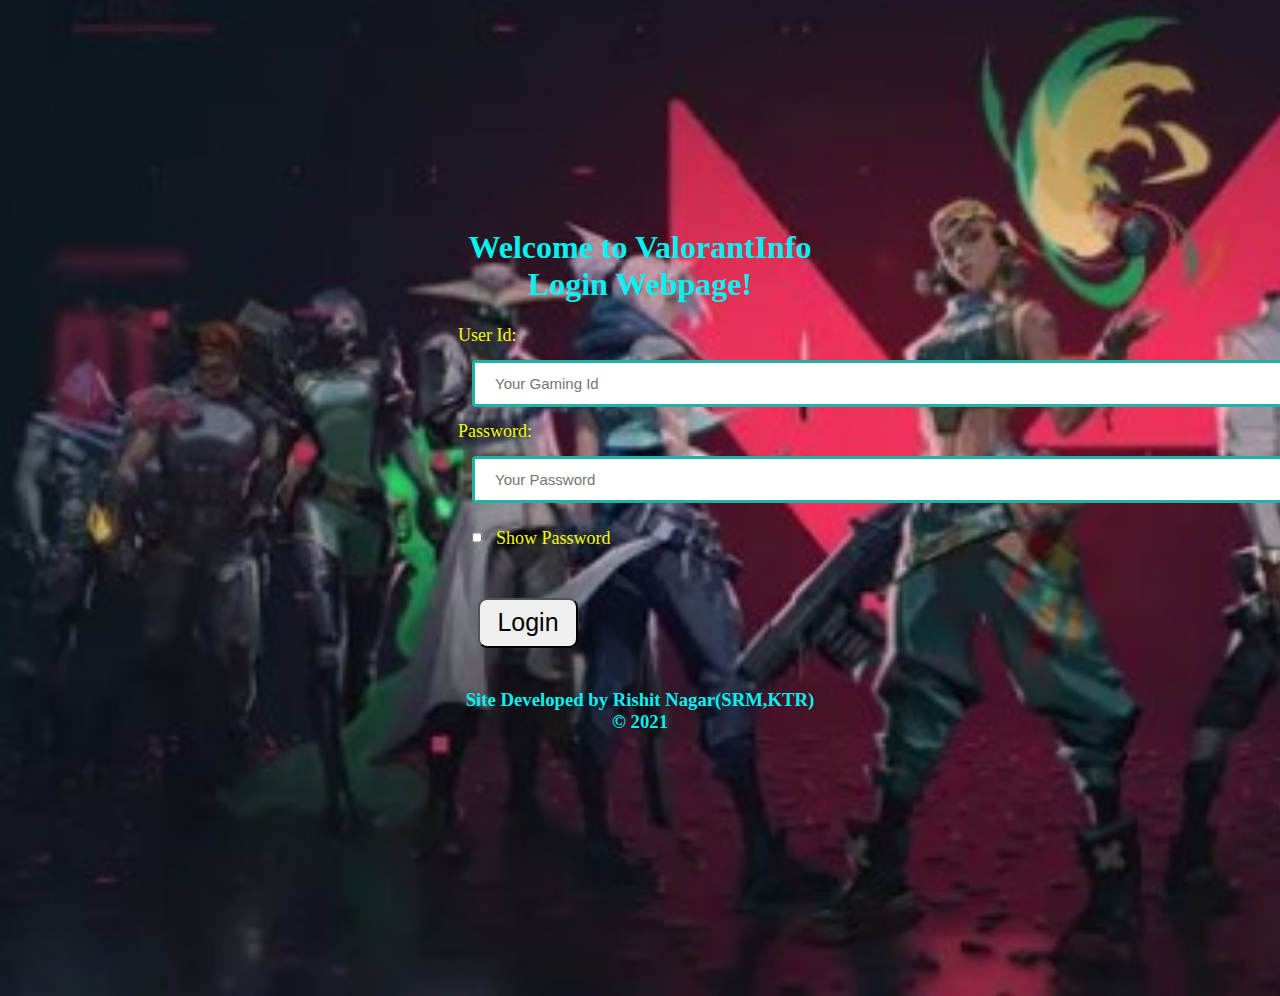
<file: login.html>
<!DOCTYPE html>
<html lang="en">

<head>
    <meta charset="UTF-8">
    <meta http-equiv="X-UA-Compatible" content="IE=edge">
    <meta name="viewport" content="width=device-width, initial-scale=1.0">
    <title>VALORANT :Riot Games</title>
    <link rel="icon" href="icon.jpg" type="image/x-icon">

</head>
<style>
    body {
        padding: 200px 450px;
        background-color: lightyellow;
        background-image: url(back3.jpg);
        height: 580px;

        background-repeat: no-repeat;
        background-size: cover;

    }

    .formdesign input {
        width: 1000px;
        padding: 12px 20px;
        border: 3px solid lightseagreen;
        margin: 14px;
        border-radius: 4px;
        font-size: 15px;

    }

    h1 {
        color: #08f0f0;
        text-align: center;
    }

    h3 {
        color: #08f0f0;
        text-align: center;
    }

    .formdesign {
        color: rgb(247, 252, 0);
        font-size: large;

    }

    .formdesign .fa {
        position: absolute;
        top: 950px;
    }

    .fa-times {
        color: red;
    }

    .fa-times {
        color: green;
    }

    #showpass {
        width: 10px;
    }

    .button {
        border-radius: 9px;
        width: 100px;
        height: 50px;
        font-size: 25px;
        margin: 22px 20px;

    }
</style>

<body>
    <div>
        <h1>Welcome to ValorantInfo Login Webpage!</h1>
        <!-- <div class="formdesign">
            First Name: <input type="fname" name="fname" id="fname" placeholder="Your first name">
        </div>
        <br />
        <div class="formdesign">
            Last Name: <input type="lname" name="lname" id="lname" placeholder="Your last name">
        </div>
        <br /> -->
        <!-- <div class="formdesign">
            Email Id: <input type="email" name="email" id="email" onblur="ValidateEmail(this.id)"
                placeholder="Your email">
        </div>
        <br /> -->
        <div class="formdesign">
            User Id: <input type="userid" name="userid" id="userid" placeholder="Your Gaming Id">
            <i class="fa fa-times u_times"></i>
            <i class="fa fa-check u_check"></i>
            <error id="wuser"></error>


        </div>
        <div class="formdesign">
            Password: <input type="password" name="password" id="password" placeholder="Your Password"
                onblur="ValidatePassword(this.id)">
            <input type="checkbox" id="showpass" onclick="Toggle()">Show Password
        </div>
        <!-- <br />
        <div class="formdesign">
            Confirm Password: <input type="password" name="cpassword" id="password" onkeyup="check(this)"
                placeholder="Confirm Your Password">
            <error id="alert"></error>

        </div> -->
        <br />
        <a target="_blank" onclick="login(this)">
            <button class="button">Login</button>

        </a>

        <footer>
            <p>
            <h3>Site Developed by Rishit Nagar(SRM,KTR) &copy; 2021</h3>
            </p>

        </footer>

    </div>
    <script>
        // var a = localStorage.getItem("abc");

        // if (a == "save password") {
        //     window.location.href = "home.html";
        // }

        async function login() {



            var user = document.getElementById("userid").value;
            var pass = document.getElementById("password").value;


            var username = await localStorage.getItem(user);
            if (username) {
                const { user1, pass1 } = JSON.parse(username);
                console.log(user, user1, pass, pass1);
                if (user == user1 && pass == pass1) {

                    window.location.href = "home.html";
                    //console.log("SUCCESS!");
                } else {
                    alert("User Id or Password is incorrect")
                }
            } else {
                alert("User not registered!")
            }


        }

        function ValidateEmail(id) {
            var element = document.getElementById(id);
            var regExp = /^[a-zA-Z0-9._]+@[a-zA-Z0-9._]+\.[a-zA-Z]{2,4}$/;
            if (!regExp.test(element.value)) {
                alert("Enter valid email id.");
                element.style.border = "4px solid red";
                return false;
            }
            element.style.border = "4px solid green";
            return true;
        }


        // function ValidateUser(id) {
        //     var element = document.getElementById(id);
        //     var regExp = /^(?=.*[a-z])(?=.*[A-Z])(?=.*[0-9])[a-zA-Z0-9]{8,20}$/;
        //     if (!regExp.test(element.value)) {
        //         alert("Enter valid user id.");
        //         element.style.border = "4px solid red";
        //         return false;
        //     }
        //     element.style.border = "4px solid green";
        //     return true;
        // }

        var user = document.querySelector('#userid');
        user.addEventListener('keyup', function () {
            // var u_times = document.querySelector('.u_times');
            // var u_check = document.querySelector('.u_check');
            if (user.value.length < 8) {
                document.getElementById('wuser').innerHTML = "User Id is not 8 characters long.";
                user.style.border = "4px solid red";
                // u_times.style.display = 'block';
                // u_check.style.display = 'none';

            } else {
                user.style.border = "4px solid green";
                document.getElementById('wuser').innerHTML = " ";
                // u_times.style.display = 'none';
                // u_check.style.display = 'block';
                return true;
            }

        })
        function Toggle() {
            var x = document.getElementById("password");
            if (x.type === "password") {
                x.type = "text";
            } else {
                x.type = "password";
            }
        }




        function ValidatePassword(id) {
            var element = document.getElementById(id);
            var regExp = /^(?=.*[a-z])(?=.*[A-Z])(?=.*[0-9])(?=.*[!@#$%^&*])[a-zA-Z0-9!@#$%^&*]{5,}$/;
            if (!regExp.test(element.value)) {
                alert("Enter valid Password.");
                element.style.border = "4px solid red";
                return false;
            }
            element.style.border = "4px solid green";
            return true;
        }

        var p = document.getElementById('password');
        var flag = 1; // 1->no error 2-> error
        function check(elem) {
            if (elem.value.length > 0) {
                if (elem.value != p.value) {
                    document.getElementById('alert').innerText = "Confirm Password does not match.";
                    flag = 0;
                } else {
                    document.getElementById('alert').innerText = "";
                    flag = 1;
                }


            } else {
                document.getElementById('alert').innerText = "Please enter Confirm Password."
                flag = 0;
            }

        }
        function Validatecp() {
            if (flag == 1) {
                return true;
            } else {
                return false;
            }
        }





    </script>

</body>

</html>
</file>
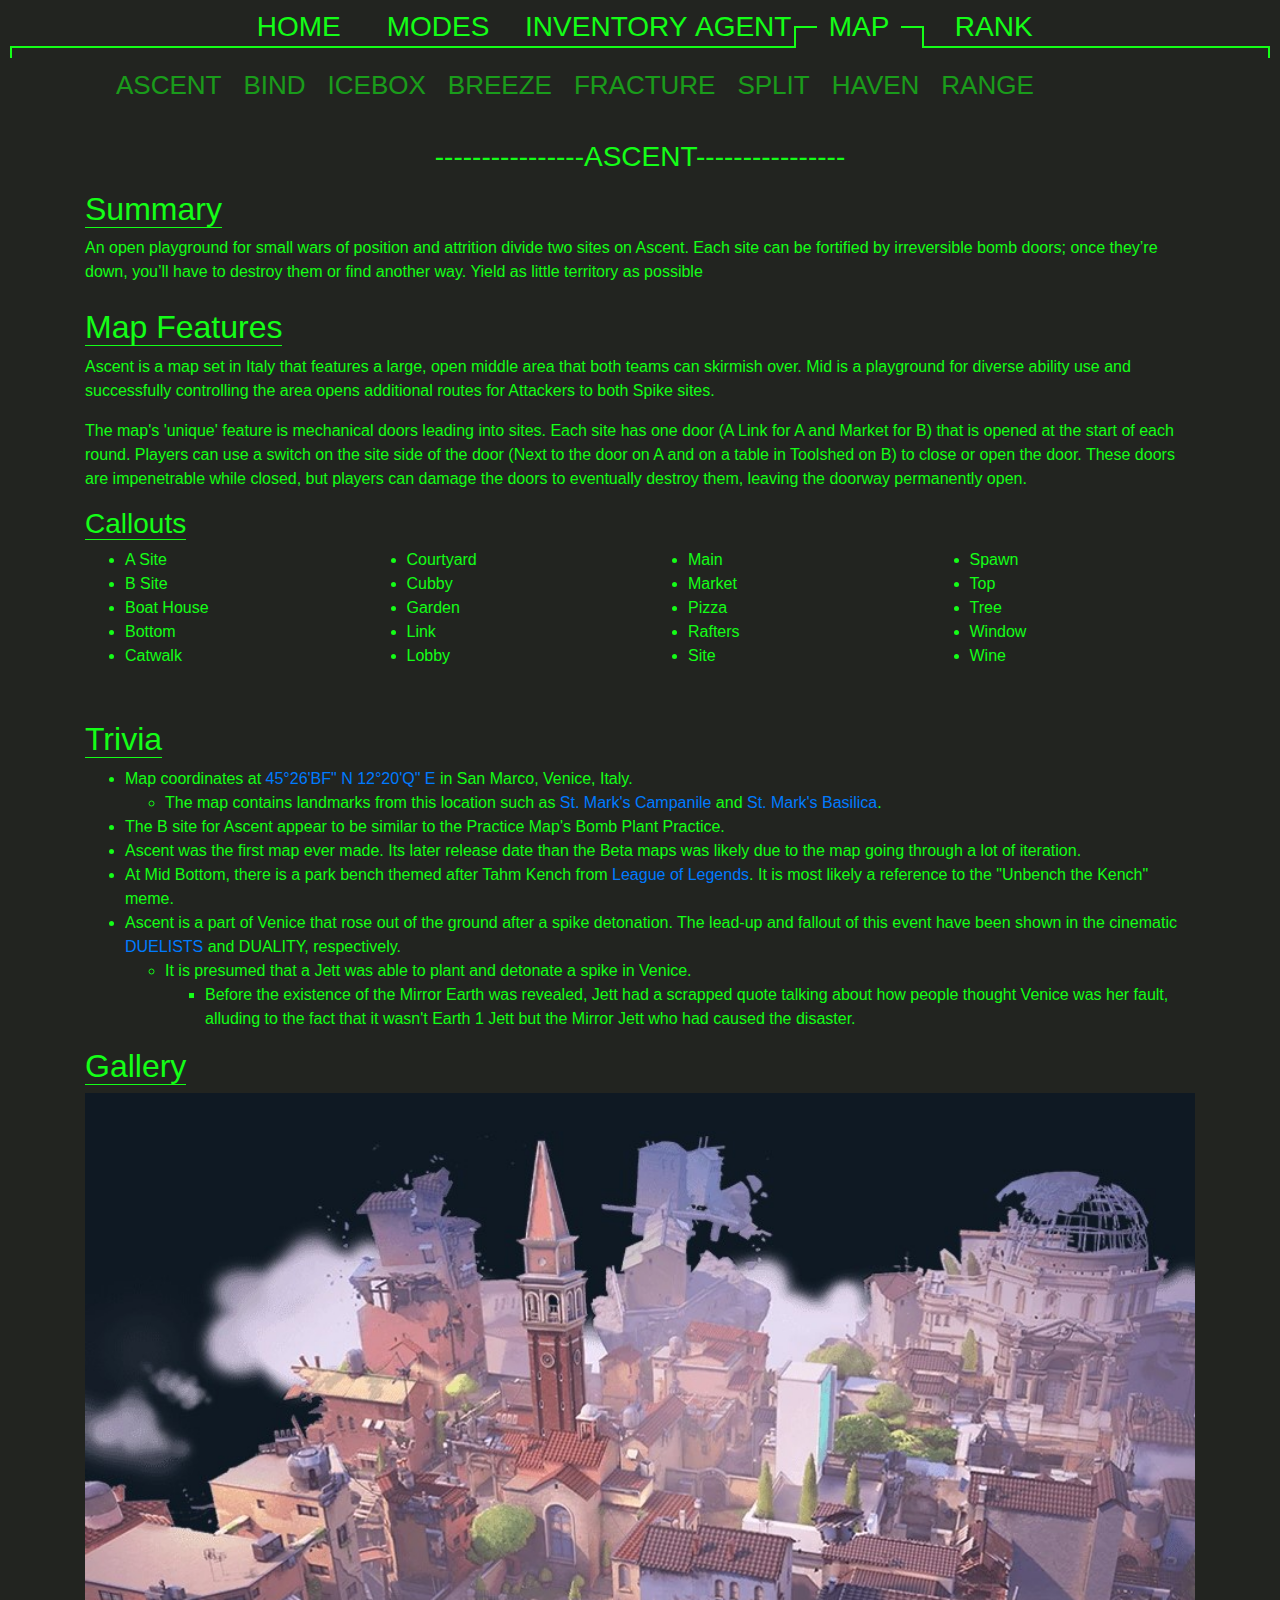
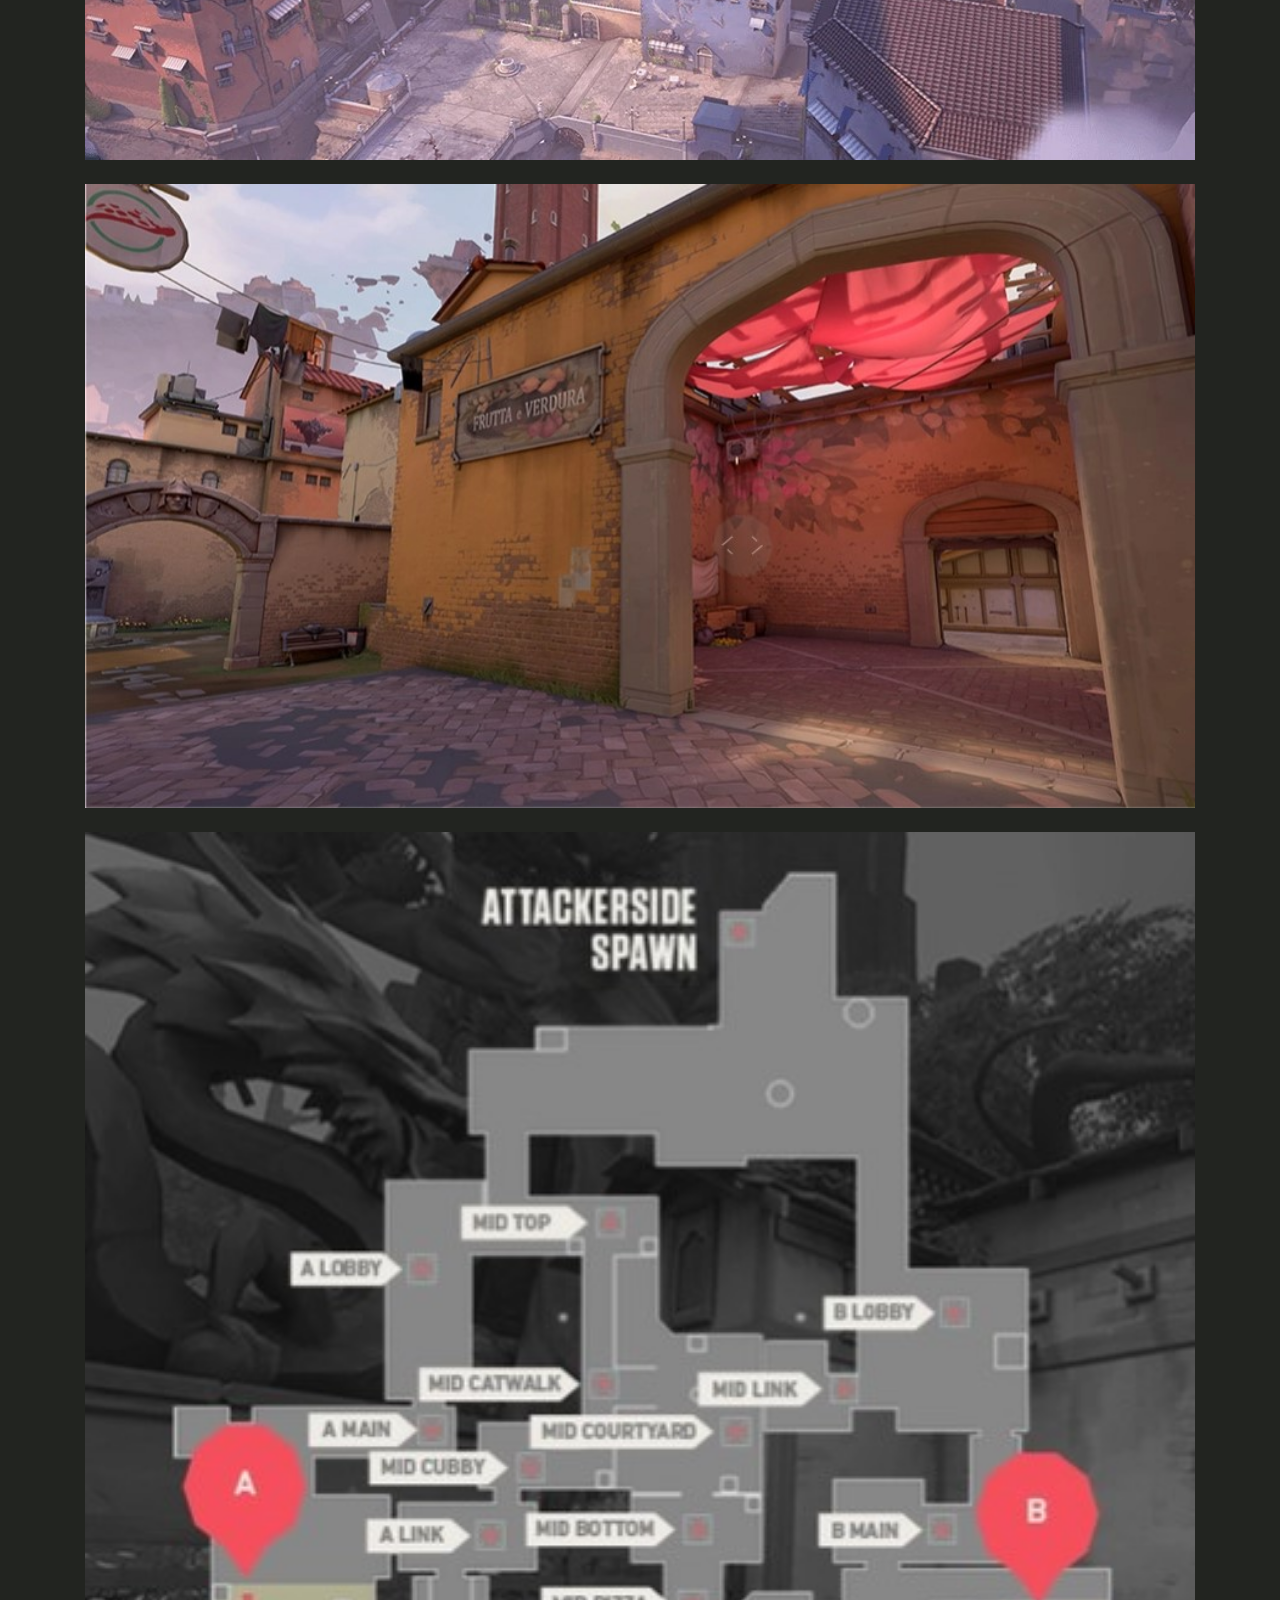
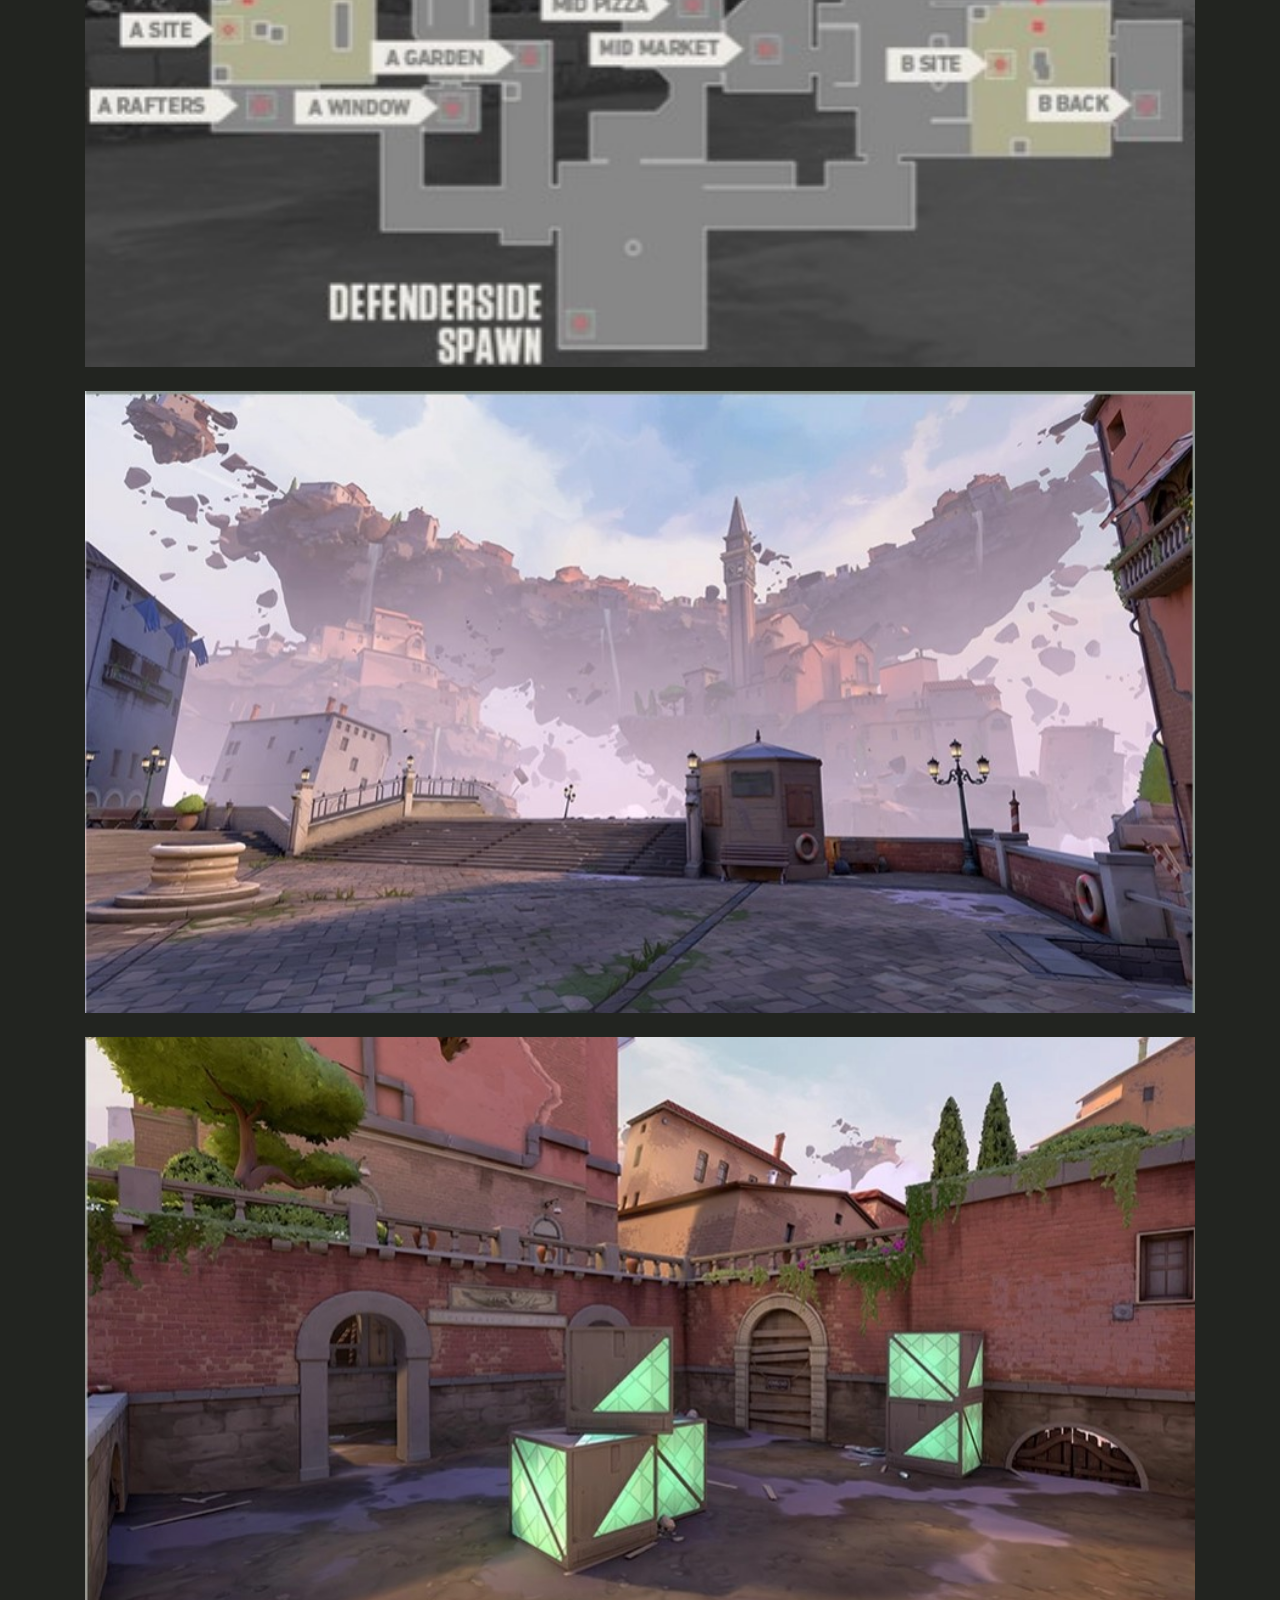
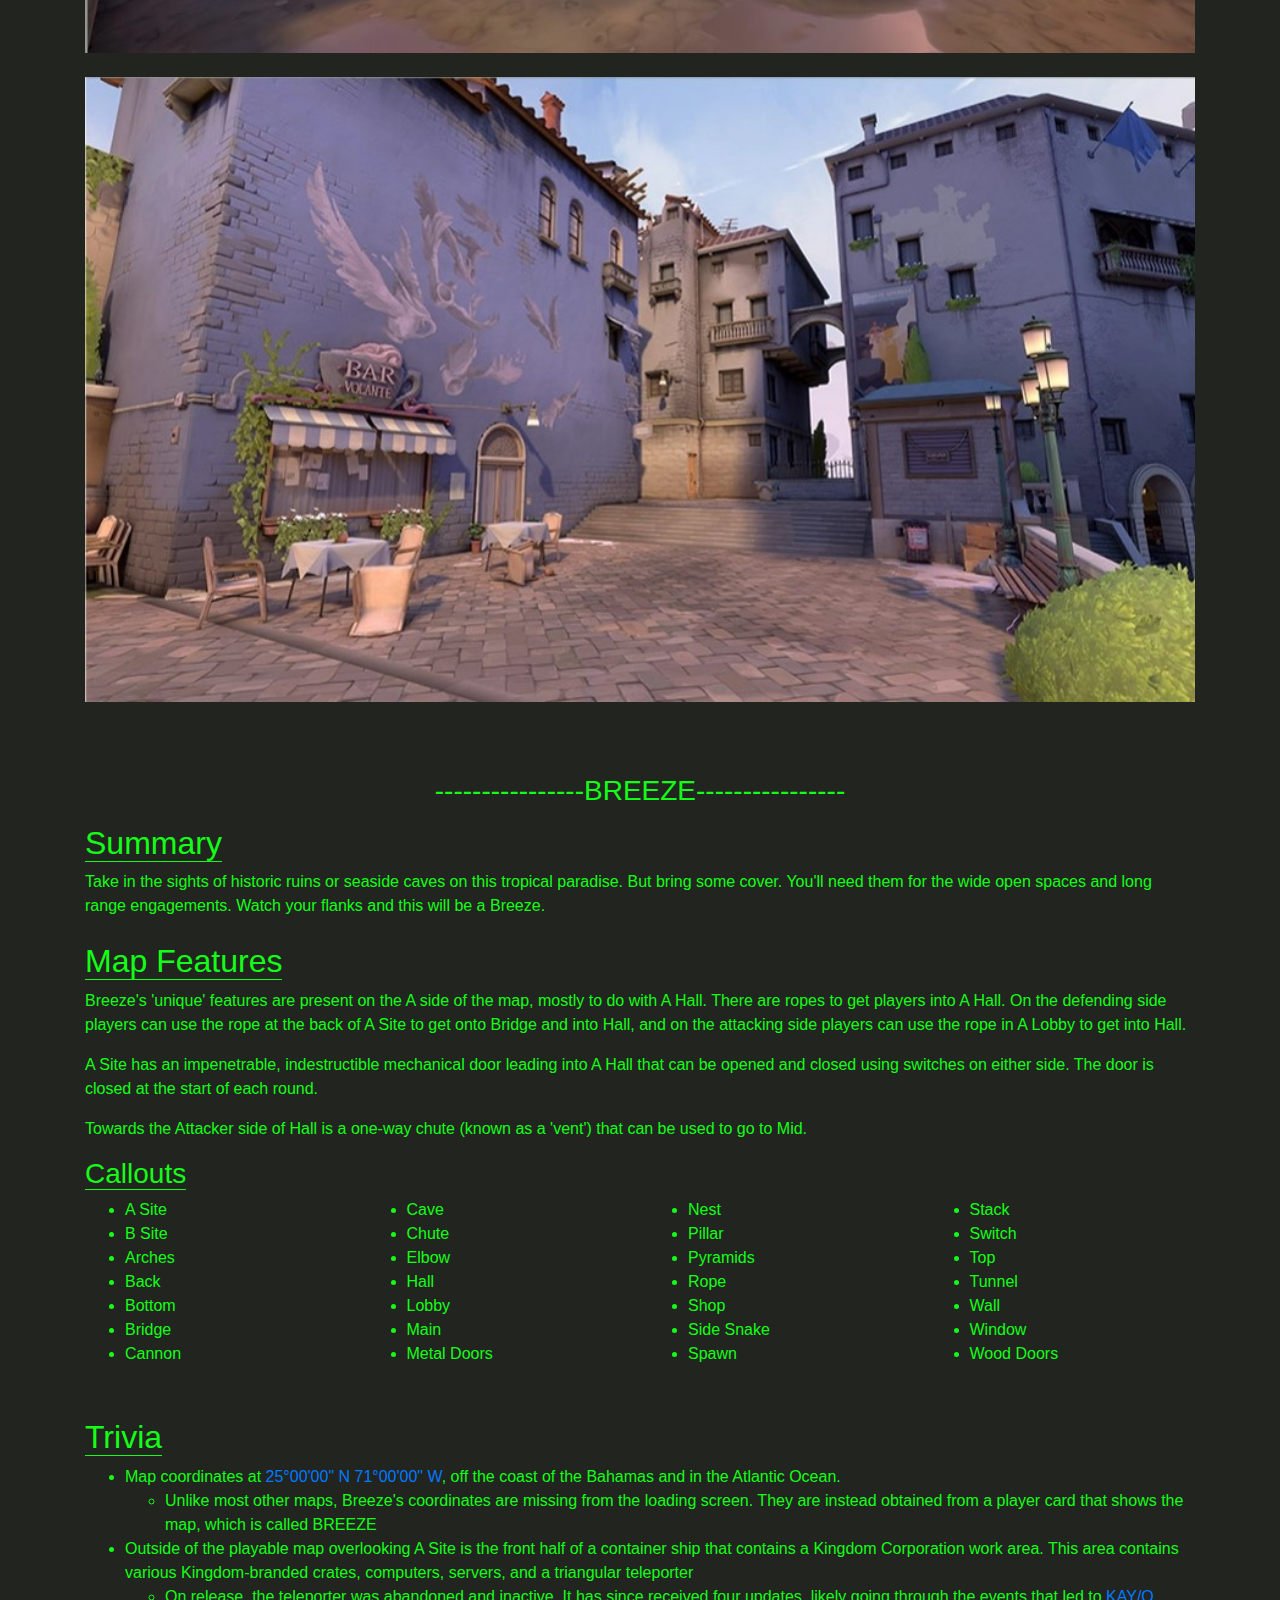
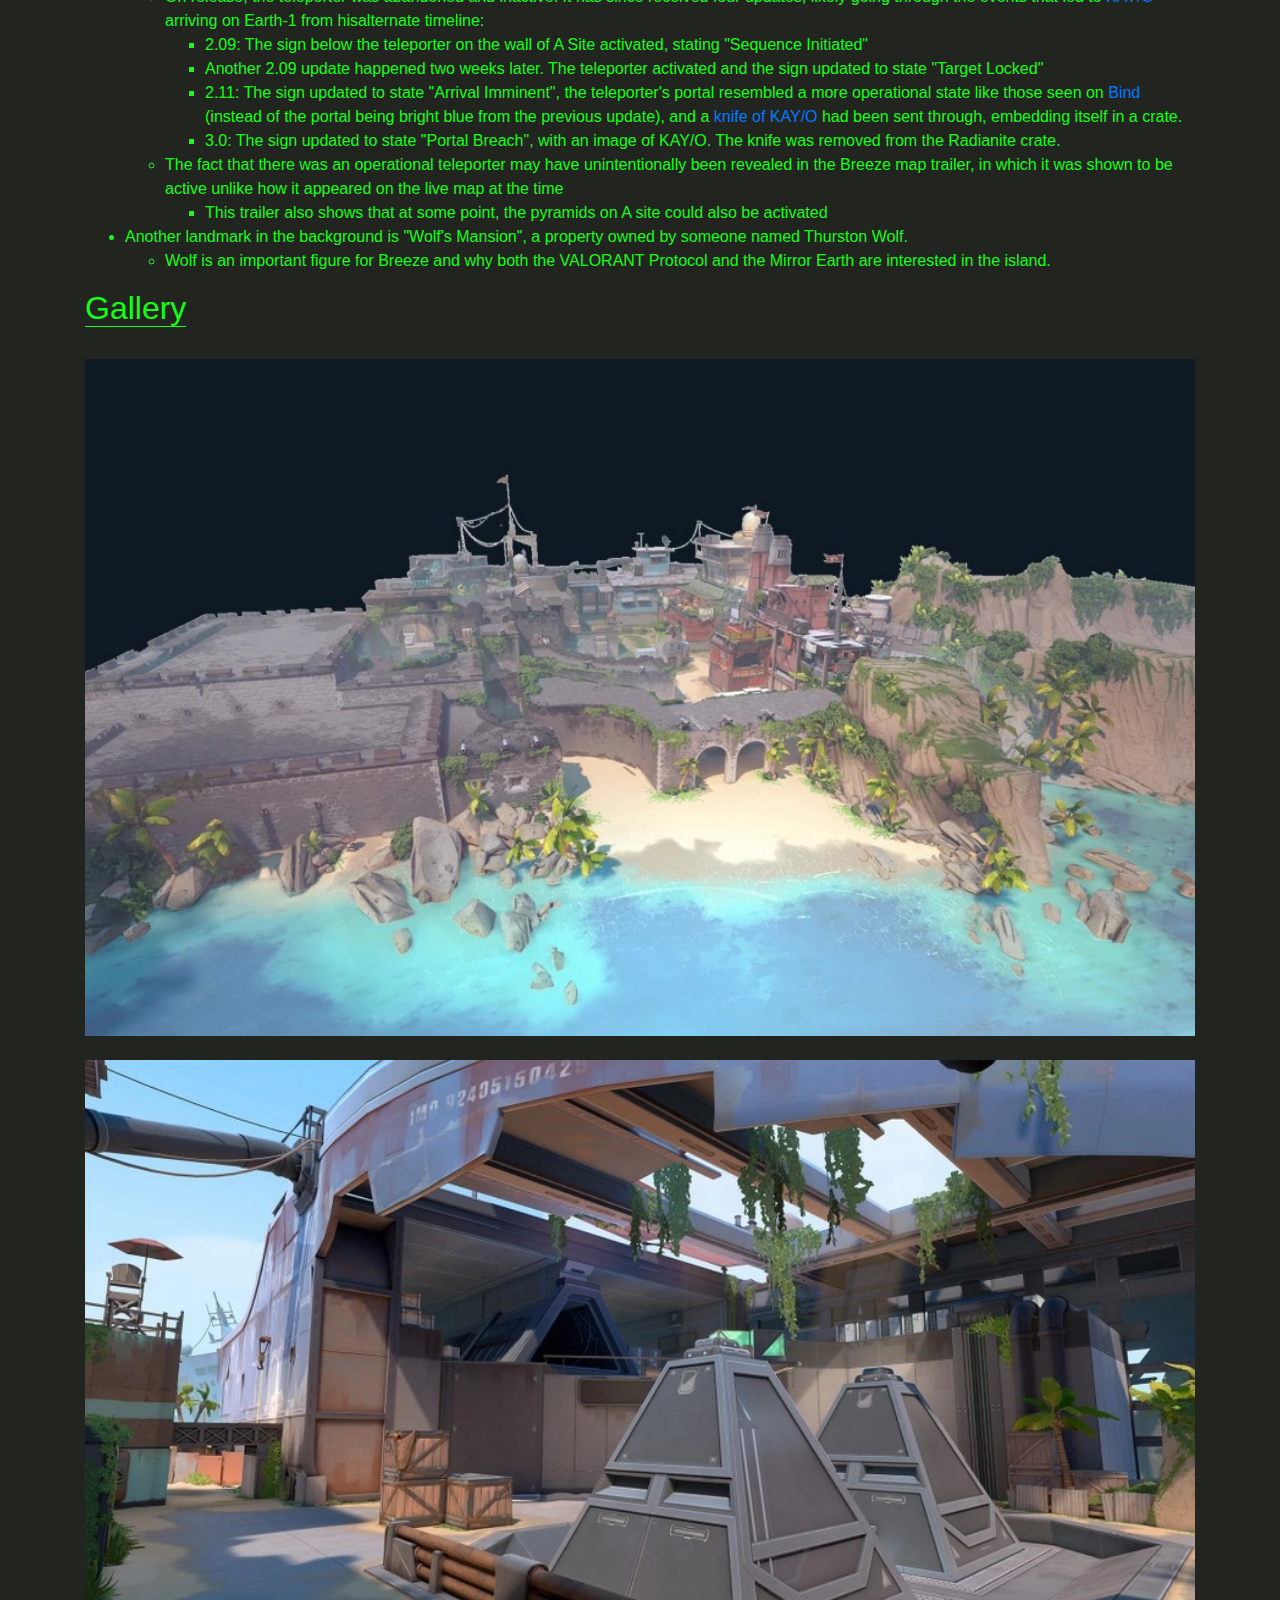
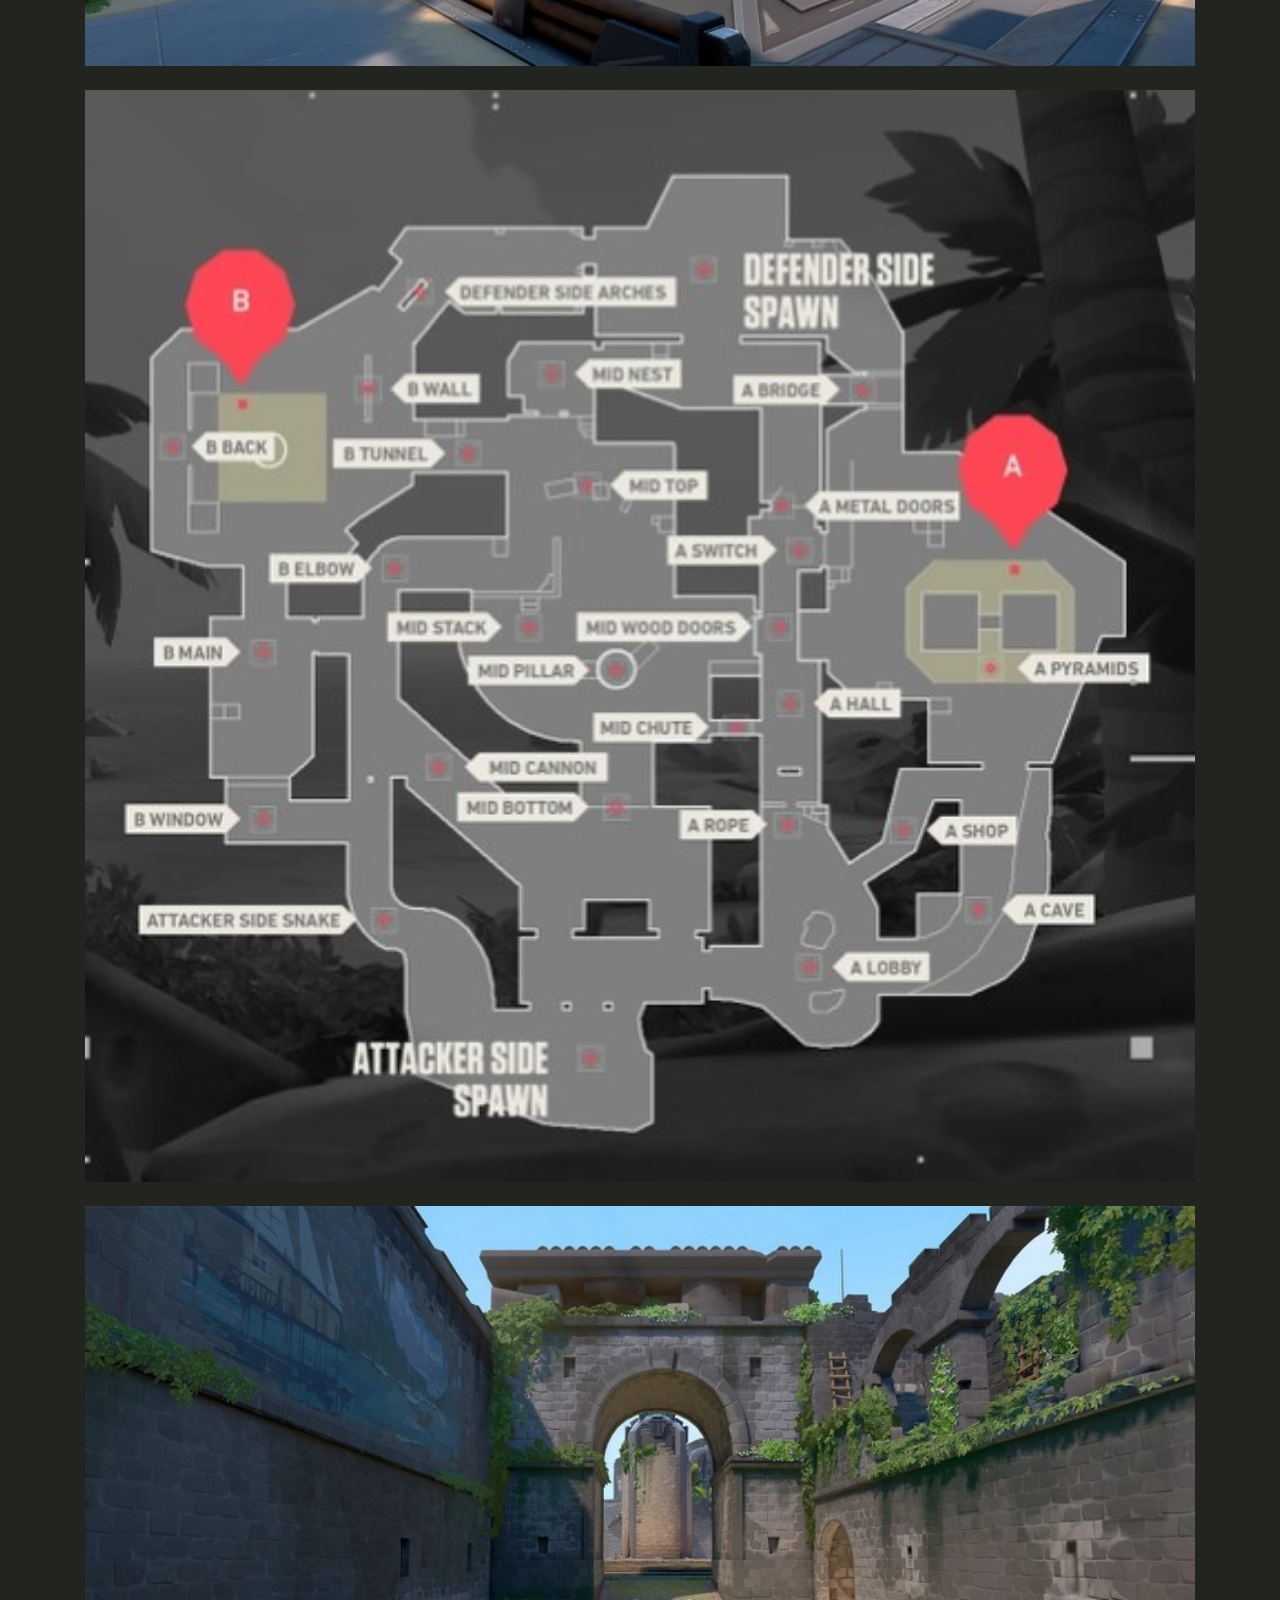
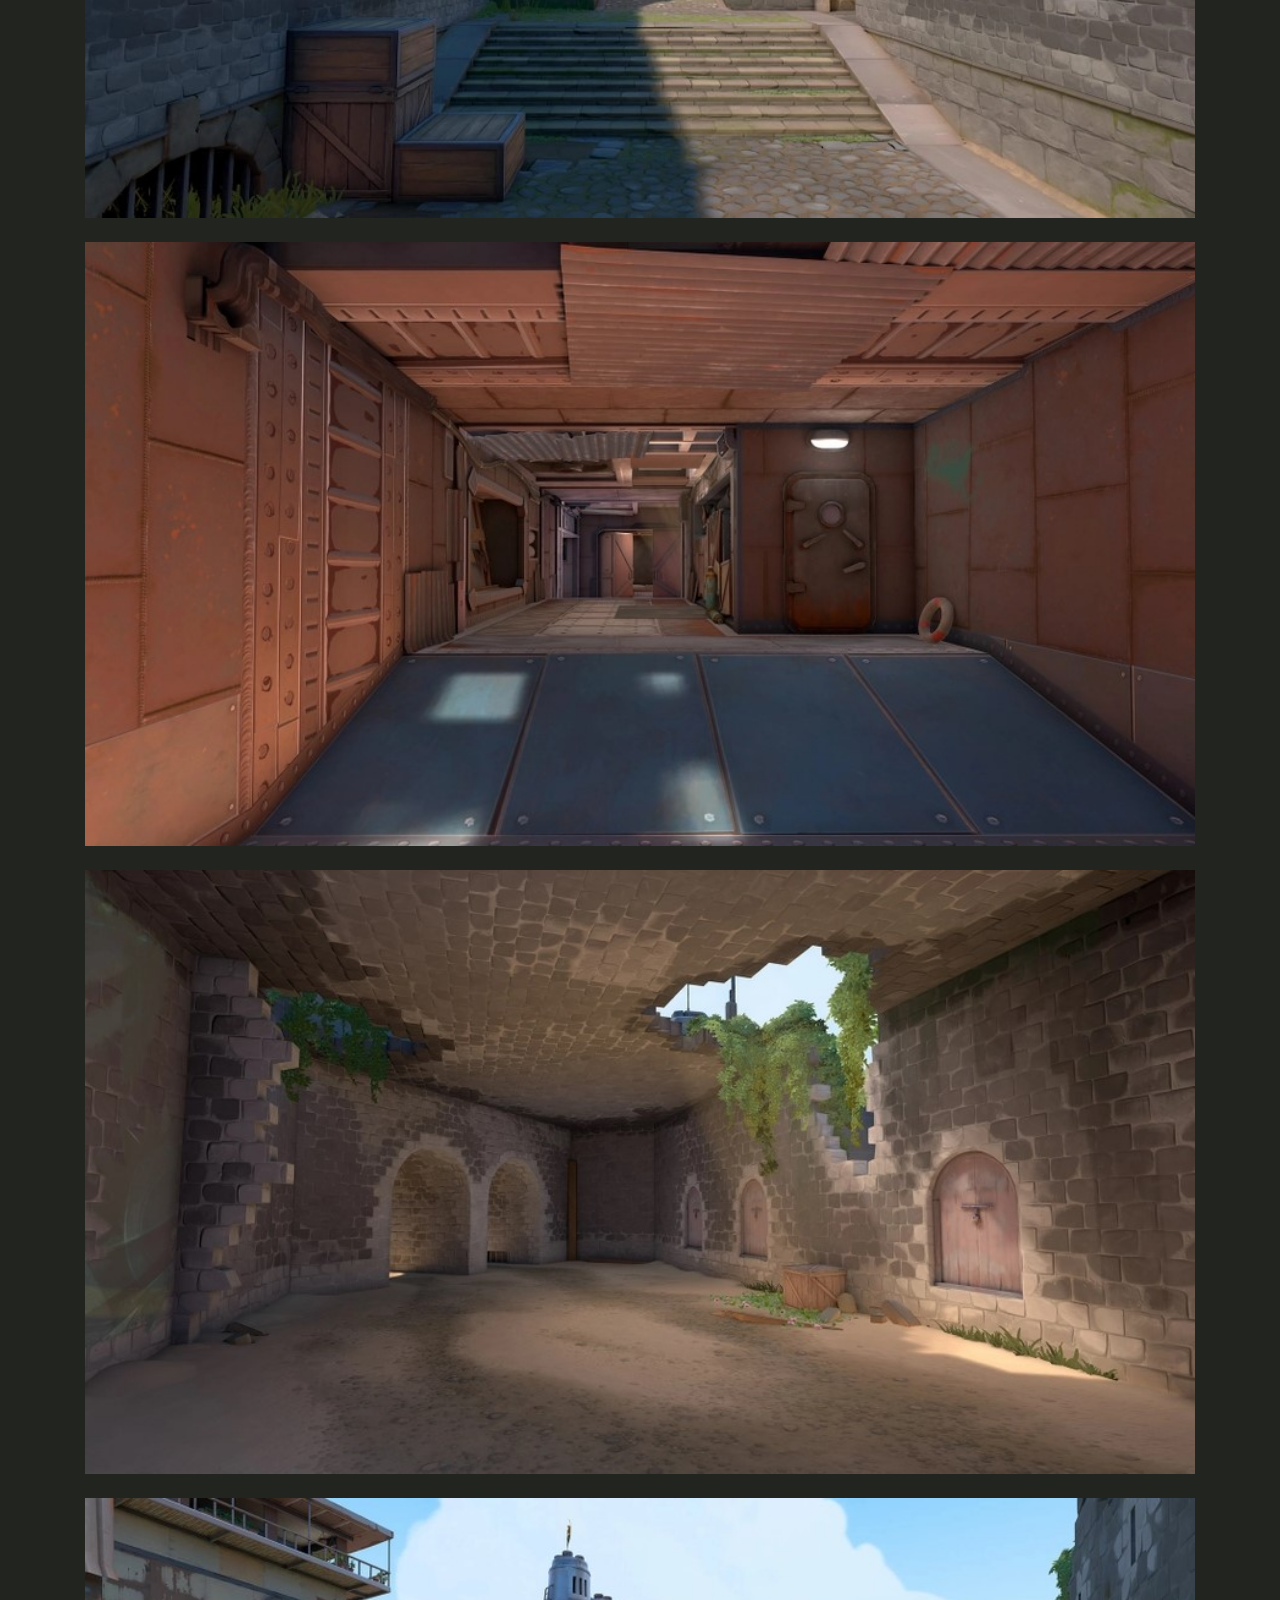
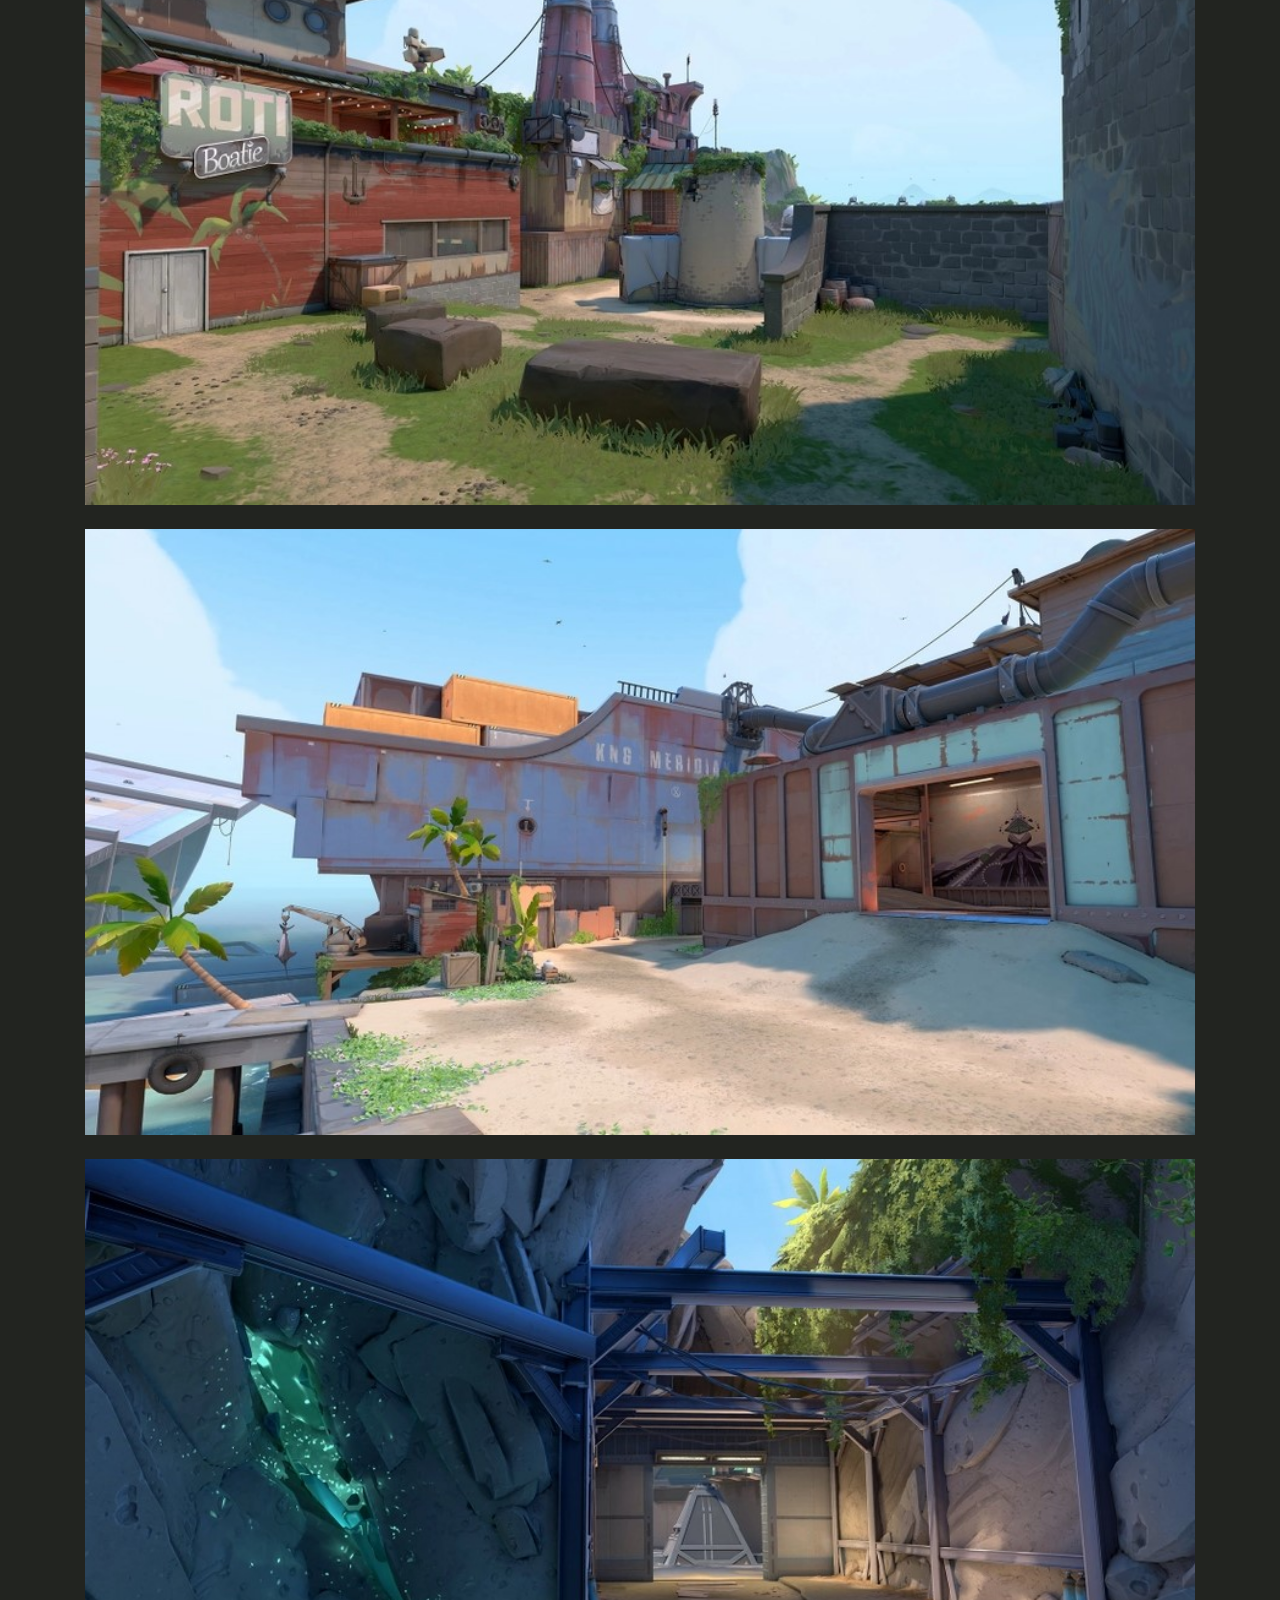
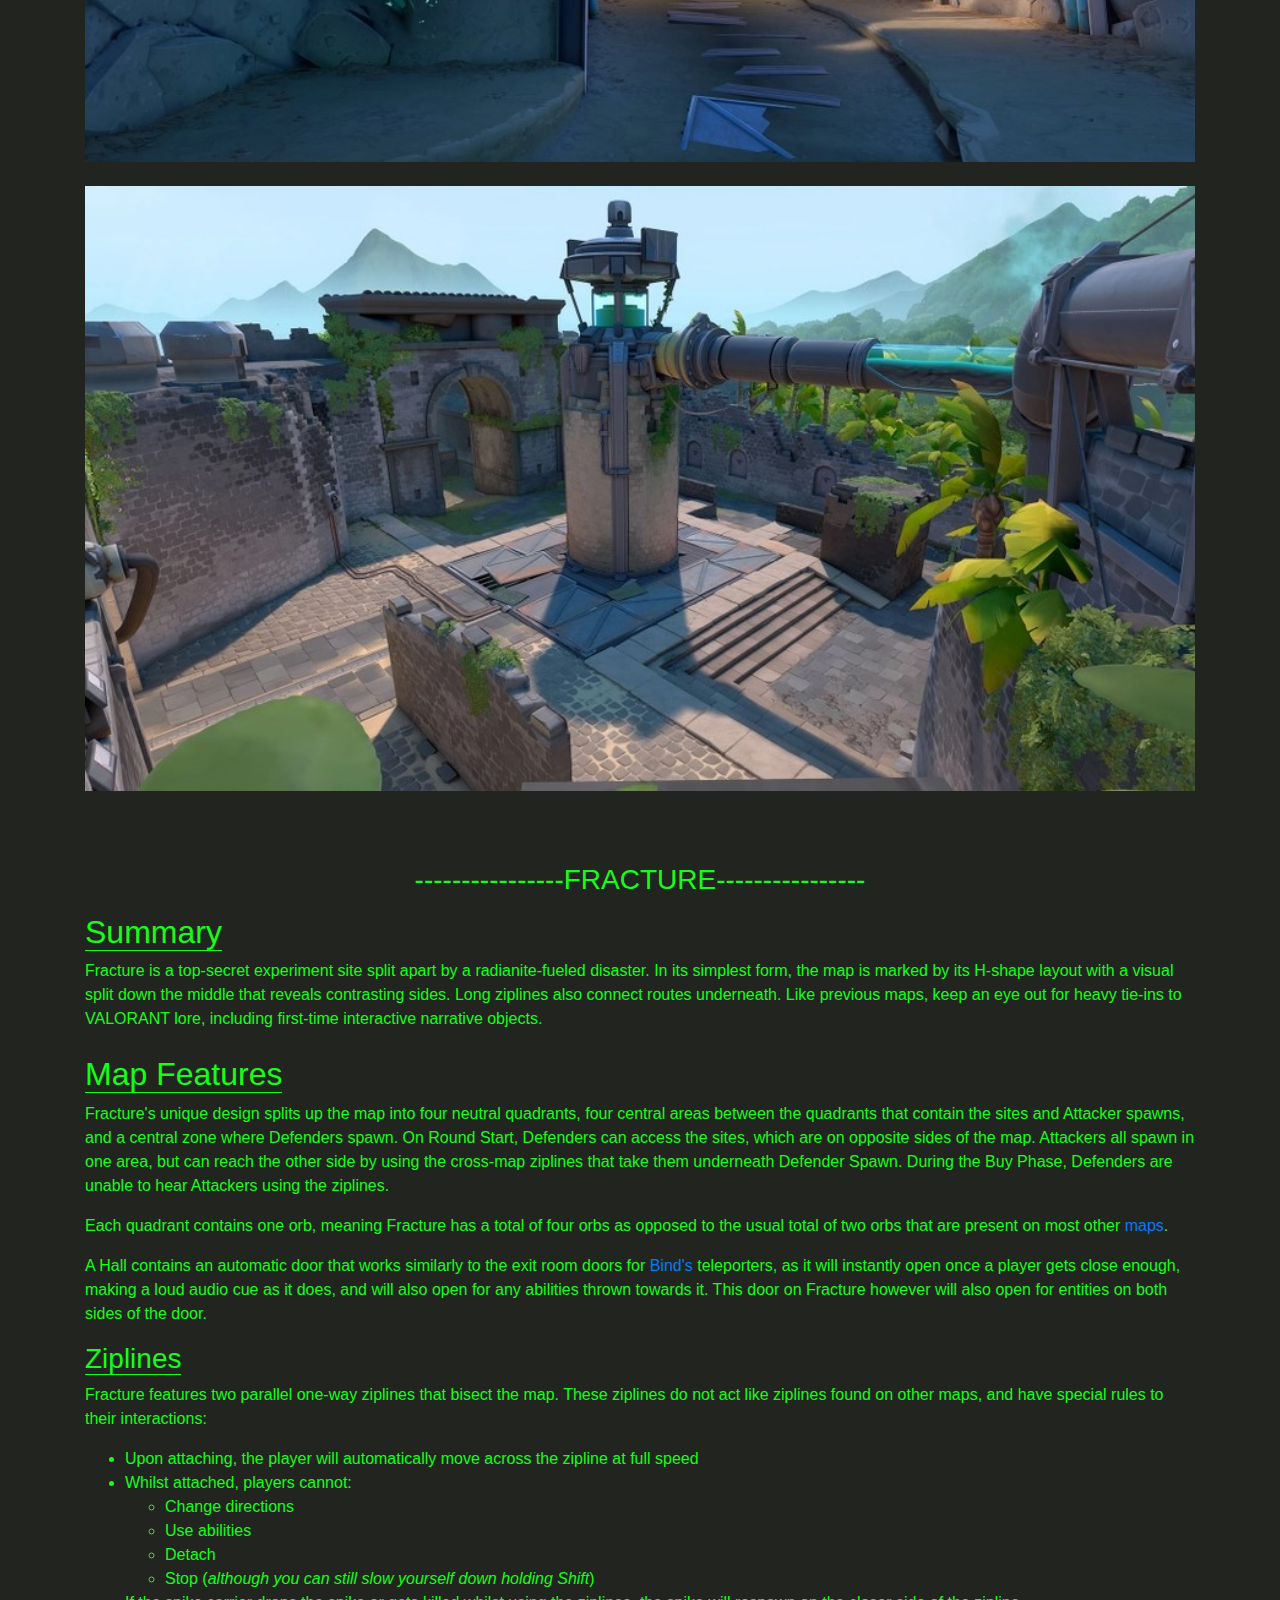
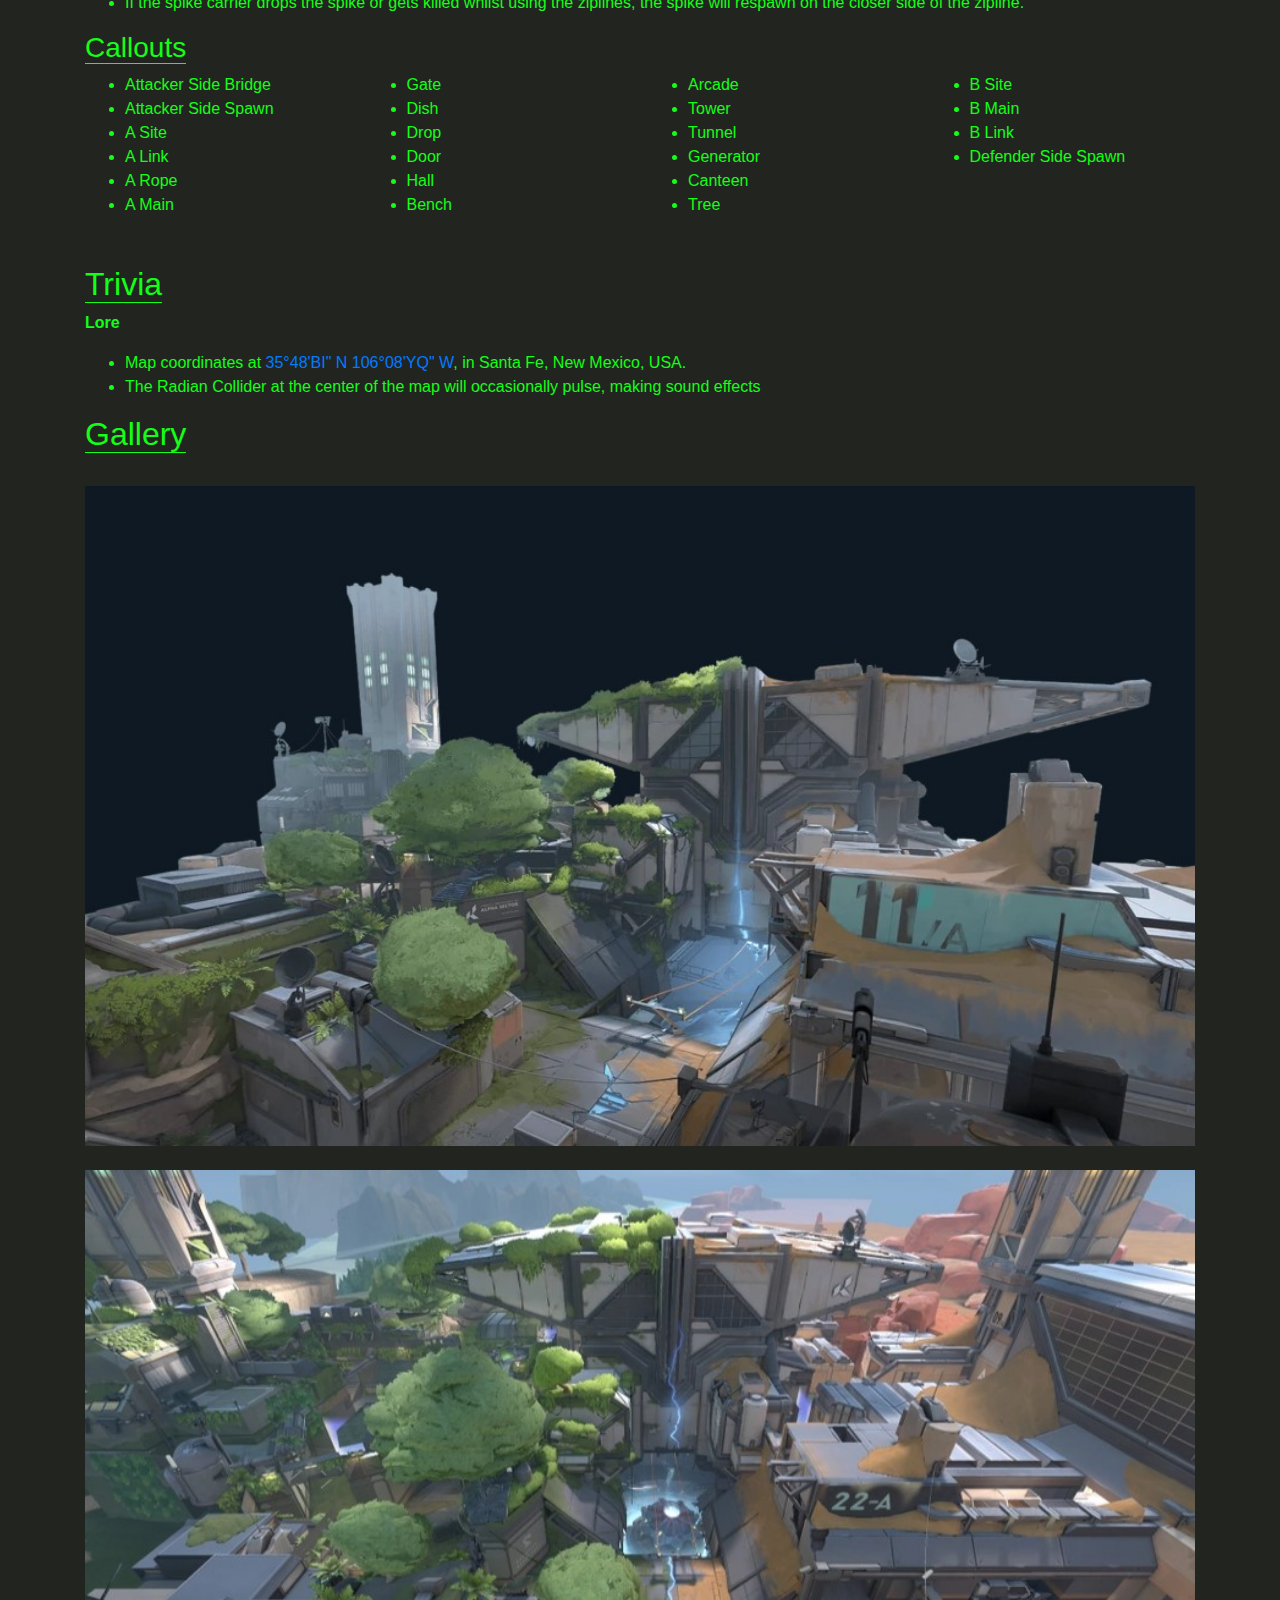
<file: map.html>
<!doctype html>
<html lang="en">

<head>
    <title>VALORANT Maps: Explore ASCENT,BIND,ICEBOX,HAVEN SPLIT,BREEZE,FRACTURE</title>
    <link rel="icon" href="icon.jpg" type="image/x-icon">

    <!-- Required meta tags -->
    <meta charset="utf-8">
    <meta name="viewport" content="width=device-width, initial-scale=1, shrink-to-fit=no">

    <!-- Bootstrap CSS -->
    <link rel="stylesheet" href="https://stackpath.bootstrapcdn.com/bootstrap/4.3.1/css/bootstrap.min.css"
        integrity="sha384-ggOyR0iXCbMQv3Xipma34MD+dH/1fQ784/j6cY/iJTQUOhcWr7x9JvoRxT2MZw1T" crossorigin="anonymous">
    <link rel="stylesheet" href="valo.css">
</head>

<body>
    <nav class="navbar navbar-expand-lg navbar-light bg-light">
        <div class="collapse navbar-collapse" id="mainNav">

            <ul class="navbar-nav me-auto">

                <li class="navbar-item ">
                    <a href="home.html" class="nav-link">HOME</a>
                </li>

                <li class="navbar-item">
                    <a href="mode.html" class="nav-link">MODES</a>
                </li>

                <li class="navbar-item">
                    <a href="inventory.html" class="nav-link">INVENTORY</a>
                </li>

                <li class="navbar-item">
                    <a href="agent.html" class="nav-link">AGENT</a>
                </li>

                <li class="navbar-item active">
                    <a href="map.html" class="nav-link">MAP</a>
                </li>

                <li class="navbar-item">
                    <a href="rank.html" class="nav-link">RANK</a>
                </li>

            </ul>

        </div>

    </nav>

    <div class="container">
        <div class="row">
            <div class="col-12">



                <ul class="nav nav-tabs">

                    <li class="nav-item">
                        <a href="#ascent" class="nav-link" data-toggle="tab" role="tab">
                            ASCENT
                        </a>
                    </li>

                    <li class="nav-item">
                        <a href="#bind" class="nav-link" data-toggle="tab">
                            BIND
                        </a>
                    </li>

                    <li class="nav-item">
                        <a href="#icebox" class="nav-link" data-toggle="tab">
                            ICEBOX
                        </a>
                    </li>

                    <li class="nav-item">
                        <a href="#breeze" class="nav-link" data-toggle="tab">
                            BREEZE
                        </a>
                    </li>

                    <li class="nav-item">
                        <a href="#fracture" class="nav-link" data-toggle="tab">
                            FRACTURE
                        </a>
                    </li>

                    <li class="nav-item">
                        <a href="#split" class="nav-link" data-toggle="tab">
                            SPLIT
                        </a>
                    </li>

                    <li class="nav-item">
                        <a href="#haven" class="nav-link" data-toggle="tab">
                            HAVEN
                        </a>
                    </li>

                    <li class="nav-item">
                        <a href="#range" class="nav-link" data-toggle="tab">
                            RANGE
                        </a>
                    </li>

                </ul>


                <div class="tab-content">
                    <div class="tab-pane active" id="ascent" role="tabpanel">
                        <br />

                        <div id="type_name">
                            <h3>----------------ASCENT----------------

                            </h3>

                        </div>
                        <h2><span class="mw-headline" id="Summary">Summary</span></h2>

                        An open playground for small wars of position and attrition divide two sites on Ascent. Each
                        site can be fortified by irreversible bomb doors; once they’re down, you’ll have to destroy
                        them or find another way. Yield as little territory as possible

                        <br />
                        <br />

                        <h2><span class="mw-headline" id="Map_Features">Map Features</span></h2>
                        <p>
                            Ascent is a map set in Italy that features a large, open middle area that both teams can
                            skirmish over. Mid is a playground for diverse ability use and successfully controlling the
                            area opens additional routes for Attackers to both Spike sites.
                        </p>
                        <p>
                            The map's 'unique' feature is mechanical doors leading into sites. Each site has one door (A
                            Link for A and Market for B) that is opened at the start of each round. Players can use a
                            switch on the site side of the door (Next to the door on A and on a table in Toolshed on B)
                            to close or open the door. These doors are impenetrable while closed, but players can damage
                            the doors to eventually destroy them, leaving the doorway permanently open.
                        </p>


                        <h3>
                            <span class="mw-headline" id="Callouts">Callouts</span>
                        </h3>
                        <div style="-moz-column-count: 4; -webkit-column-count: 4; column-count: 4;">
                            <ul>
                                <li>A Site</li>
                                <li>B Site</li>
                                <li>Boat House</li>
                                <li>Bottom</li>
                                <li>Catwalk</li>
                                <li>Courtyard</li>
                                <li>Cubby</li>
                                <li>Garden</li>
                                <li>Link</li>
                                <li>Lobby</li>
                                <li>Main</li>
                                <li>Market</li>
                                <li>Pizza</li>
                                <li>Rafters</li>
                                <li>Site</li>
                                <li>Spawn</li>
                                <li>Top</li>
                                <li>Tree</li>
                                <li>Window</li>
                                <li>Wine</li>
                            </ul>
                        </div>

                        <br />
                        <br />
                        <h2><span class="mw-headline" id="Trivia">Trivia</span></h2>
                        <ul>
                            <li>Map coordinates at <a target="_blank" rel="nofollow noreferrer noopener"
                                    class="external text"
                                    href="https://www.google.com/maps/place/45.437500,12.335833">45°26'BF" N 12°20'Q"
                                    E</a> in San Marco, Venice, Italy.
                                <ul>
                                    <li>The map contains landmarks from this location such as <a
                                            href="http://en.wikipedia.org/wiki/St._Mark%27s_Campanile" class="extiw"
                                            title="wikipedia:St. Mark's Campanile">St. Mark's Campanile</a> and <a
                                            href="http://en.wikipedia.org/wiki/St._Mark%27s_Basilica" class="extiw"
                                            title="wikipedia:St. Mark's Basilica">St. Mark's Basilica</a>.</li>
                                </ul>
                            </li>
                            <li>The B site for Ascent appear to be similar to the Practice Map's Bomb Plant Practice.
                            </li>
                            <li>Ascent was the first map ever made. Its later release date than the Beta maps was likely
                                due to the map going through a lot of iteration.</li>
                            <li>At Mid Bottom, there is a park bench themed after Tahm Kench from <a
                                    href="https://www.leagueoflegends.com/en-gb/?utm_source=riotbar&utm_medium=productcard%2Bplayvalorant.com&utm_campaign=lol&utm_content=lol_keyart01"
                                    class="extiw" title="w:c:leagueoflegends:League of Legends">League of Legends</a>.
                                It is most
                                likely a reference to the "Unbench the Kench" meme.</li>
                            <li>Ascent is a part of Venice that rose out of the ground after a spike detonation. The
                                lead-up and fallout of this event have been shown in the cinematic <a href="agent.html"
                                    title="DUELIST">DUELISTS</a> and DUALITY, respectively.
                                <ul>
                                    <li>It is presumed that a Jett
                                        was able to plant and detonate a spike
                                        in Venice.
                                        <ul>
                                            <li>Before the existence of the Mirror Earth was revealed, Jett had a
                                                scrapped quote talking about how people thought Venice was her fault,
                                                alluding to the fact that it wasn't Earth 1 Jett but the Mirror Jett who
                                                had caused the disaster.
                                            </li>
                                        </ul>
                                    </li>
                                </ul>
                            </li>
                        </ul>
                        <h2><span class="mw-headline" id="Gallery">Gallery</span></h2>
                        <div class="m_gallery">
                            <a target="_blank" href="ascent6.jpg">
                                <img src="ascent6.jpg" alt="ascent6" width="600px" height="300">
                            </a>

                        </div>
                        <br />
                        <div class="m_gallery">
                            <a target="_blank" href="ascent1.jpg">
                                <img src="ascent1.jpg" alt="ascent1" width="600px" height="300">
                            </a>

                        </div>
                        <br />
                        <div class="m_gallery">
                            <a target="_blank" href="ascent2.jpg">
                                <img src="ascent2.jpg" alt="ascent2" width="300" height="300">
                            </a>

                        </div>
                        <br />

                        <div class="m_gallery">
                            <a target="_blank" href="ascent3.jpg">
                                <img src="ascent3.jpg" alt="ascent3" width="300" height="300">
                            </a>

                        </div>
                        <br />
                        <div class="m_gallery">

                            <a target="_blank" href="ascent4.jpg">
                                <img src="ascent4.jpg" alt="ascent4" width="300" height="300">
                            </a>

                        </div>
                        <br />
                        <div class="m_gallery">
                            <a target="_blank" href="ascent5.jpg">
                                <img src="ascent5.jpg" alt="ascent5" width="300" height="300">
                            </a>

                        </div>

                        <br />
                        <br />


                    </div>


                    <div class="tab-pane" id="bind" role="tabpanel">
                        <br />

                        <div id="type_name">
                            <h3>----------------BIND----------------

                            </h3>

                        </div>
                        <h2><span class="mw-headline" id="Summary">Summary</span></h2>

                        Two sites. No middle. Gotta pick left or right. What’s it going to be then? Both offer
                        direct paths for attackers and a pair of one-way teleporters make it easier to flank.

                        <br />
                        <br />

                        <h2><span class="mw-headline" id="Map_Features">Map Features</span></h2>
                        <p>Bind's 'unique' feature is that it doesn't contain a mid section, instead having two one-way
                            teleporters. One takes players from A Short to B Short and the other takes players from B
                            Long to A Lobby.
                        </p>
                        <p>Players use teleporters by walking into the section of wall taken up by the teleport
                            entrance. They will then instantly arrive in a small exit room which players leave by
                            walking towards the door out of the room. This door is closed by default and can only be
                            opened by players inside the exit room walking up to it, at which point they will open
                            automatically. Players outside the exit room cannot open these doors, but they can be
                            penetrated by gunfire.
                        </p>
                        <p>Other objects can also be sent through teleporters if they come into contact with the
                            teleporter entrance. They will maintain any velocity they had before being teleported and
                            can open the doors and leave the exit room should they travel far enough to trigger the door
                            sensor. Objects include abilities, the spike, and
                            dropped weapons.
                        </p>
                        <p>Whenever a teleporter is used by an <a href="agent.html" title="Agents">agent</a> or an
                            object, all players on the map will be given an audio cue.
                        </p>
                        <h3><span class="mw-headline" id="Callouts">Callouts</span></h3>

                        <div style="-moz-column-count: 4; -webkit-column-count: 4; column-count: 4;">
                            <ul>
                                <li>A Site</li>
                                <li>B Site</li>
                                <li>Boat House</li>
                                <li>Bottom</li>
                                <li>Catwalk</li>
                                <li>Courtyard</li>
                                <li>Cubby</li>
                                <li>Garden</li>
                                <li>Link</li>
                                <li>Lobby</li>
                                <li>Main</li>
                                <li>Market</li>
                                <li>Pizza</li>
                                <li>Rafters</li>
                                <li>Site</li>
                                <li>Spawn</li>
                                <li>Top</li>
                                <li>Tree</li>
                                <li>Window</li>
                                <li>Wine</li>
                            </ul>
                        </div>

                        <br />
                        <br />
                        <h2><span class="mw-headline" id="Trivia">Trivia</span></h2>

                        <ul>
                            <li>Map coordinates at <a target="_blank" rel="nofollow noreferrer noopener"
                                    class="external text"
                                    href="https://www.google.com/maps/place/34.033333,-6.850000">34°2'A" N 6°51'Z"
                                    W</a>, off the coast of Rabat, Morocco.</li>
                        </ul>
                        <h2><span class="mw-headline" id="Gallery">Gallery</span></h2>
                        <br />
                        <div class="m_gallery">
                            <a target="_blank" href="bind8.jpg">
                                <img src="bind8.jpg" alt="bind8" width="600px" height="300">
                            </a>

                        </div>
                        <br />
                        <div class="m_gallery">
                            <a target="_blank" href="bind1.jpg">
                                <img src="bind1.jpg" alt="bind1" width="600px" height="300">
                            </a>

                        </div>
                        <br />
                        <div class="m_gallery">
                            <a target="_blank" href="bind2.jpg">
                                <img src="bind2.jpg" alt="bind2" width="300" height="300">
                            </a>

                        </div>
                        <br />

                        <div class="m_gallery">
                            <a target="_blank" href="bind3.jpg">
                                <img src="bind3.jpg" alt="bind3" width="300" height="300">
                            </a>

                        </div>
                        <br />
                        <div class="m_gallery">

                            <a target="_blank" href="bind4.jpg">
                                <img src="bind4.jpg" alt="bind4" width="300" height="300">
                            </a>

                        </div>
                        <br />
                        <div class="m_gallery">
                            <a target="_blank" href="bind5.jpg">
                                <img src="bind5.jpg" alt="bind5" width="300" height="300">
                            </a>

                        </div>
                        <br />
                        <div class="m_gallery">
                            <a target="_blank" href="bind6.jpg">
                                <img src="bind6.jpg" alt="bind6" width="300" height="300">
                            </a>

                        </div>
                        <br />
                        <div class="m_gallery">
                            <a target="_blank" href="bind7.jpg">
                                <img src="bind7.jpg" alt="bind7" width="300" height="300">
                            </a>

                        </div>
                        <br />
                        <br />





                    </div>

                    <div class="tab-pane" id="icebox" role="tabpanel">
                        <br />

                        <div id="type_name">
                            <h3>----------------ICEBOX----------------

                            </h3>

                        </div>
                        <h2><span class="mw-headline" id="Summary">Summary</span></h2>

                        Your next battleground is a secret Kingdom excavation site overtaken by the arctic. The two
                        plant sites protected by snow and metal require some horizontal finesse. Take advantage of the
                        ziplines and they’ll never see you coming.

                        <br />
                        <br />

                        <h2><span class="mw-headline" id="Map_Features">Map Features</span></h2>
                        <p>Icebox is the first map to introduce horizontal ziplines, seen at the A Site. Each Icebox
                            site is a complex combat space that features plenty of cover and verticality. This map
                            emphasizes skirmishes, sharp aim, and adaptive play.
                        </p>
                        <p>It is also the first map where the plant site has different levels of elevation. Both sites
                            contain nests that players can get into using ropes and then plant the spike on the nest
                            floor.
                        </p>
                        <p>Other objects can also be sent through teleporters if they come into contact with the
                            teleporter entrance. They will maintain any velocity they had before being teleported and
                            can open the doors and leave the exit room should they travel far enough to trigger the door
                            sensor. Objects include abilities, the spike, and
                            dropped weapons.
                        </p>

                        <h3><span class="mw-headline" id="Callouts">Callouts</span></h3>

                        <div style="-moz-column-count: 4; -webkit-column-count: 4; column-count: 4;">
                            <ul>
                                <li>Site</li>
                                <li>Back</li>
                                <li>Tube</li>
                                <li>Hall</li>
                                <li>Blue</li>
                                <li>Spawn</li>
                                <li>Lobby</li>
                                <li>Green</li>
                                <li>Garage</li>
                                <li>Alley</li>
                                <li>Main</li>
                                <li>Rafters</li>
                                <li>Kitchen</li>
                                <li>Boiler</li>
                                <li>Elbow</li>
                                <li>Orange</li>
                                <li>Belt</li>
                                <li>Pipes</li>
                                <li>Nest</li>
                                <li>Screen</li>
                                <li>Snowman</li>
                                <li>Cubby</li>
                                <li>Wires</li>
                                <li>Snow Pile</li>
                                <li>Hut</li>
                                <li>Yellow</li>
                                <li>Crawl</li>
                                <li>Fence</li>
                                <li>Pallet</li>
                                <li><i>Harry Potter</i> (Community created)</li>
                            </ul>
                        </div>

                        <br />
                        <br />
                        <h2><span class="mw-headline" id="Trivia">Trivia</span></h2>

                        <p><b>Lore</b>
                        </p>
                        <ul>
                            <li>Map coordinates at <a target="_blank" rel="nofollow noreferrer noopener"
                                    class="external text"
                                    href="https://www.google.com/maps/place/76.733333,149.500000">76°44'A" N 149°30'Z"
                                    E</a>, off the coast of Bennett Island, Sakha, Russia.</li>
                            <li>Outside of the playable map area overlooking A Site is a room containing a closed pod
                                that has a suit of Japanese Samurai armor inside
                                <ul>
                                    <li>On initial release, the room was abandoned like the rest of the map, and the
                                        pod's armor also contained a mask</li>
                                    <li>After <a href="agent.html" title="Yoru">Yoru's</a> release, this area of the map
                                        was updated to show that it had been broken into. The glass separating the room
                                        from A Site was shattered, as had the top half of the pod. The armor's mask had
                                        been removed, and what appears to be a radianite trail leads from where the mask
                                        was out of the room and out through a hole blasted through the roof of A Site
                                        <ul>
                                            <li>It is thought that the mask taken from this armor is the one Yoru uses
                                                during his
                                                <!--<img
                                                        src="https://static.wikia.nocookie.net/valorant/images/7/70/Dimensional_Drift.png/revision/latest/scale-to-width-down/16?cb=20210112180612"
                                                        decoding="async" width="16" height="16"
                                                        data-image-name="Dimensional Drift.png"
                                                        data-image-key="Dimensional_Drift.png"
                                                        data-src="https://static.wikia.nocookie.net/valorant/images/7/70/Dimensional_Drift.png/revision/latest/scale-to-width-down/16?cb=20210112180612"
                                                        class=" lazyloaded">-->
                                                ultimate and that therefore it was
                                                Yoru himself who carried out this break in. This is further evidenced by
                                                Yoru confirming to <a href="agent.html" title="Phoenix">Phoenix</a>
                                                that he knew his way around the place when the two went there to respond
                                                to a spike attack.
                                            </li>
                                        </ul>
                                    </li>
                                </ul>
                            </li>
                        </ul>

                        <h2><span class="mw-headline" id="Gallery">Gallery</span></h2>
                        <br />
                        <div class="m_gallery">
                            <a target="_blank" href="icebox10.jpg">
                                <img src="icebox10.jpg" alt="icebox10" width="600px" height="300">
                            </a>

                        </div>
                        <br />
                        <div class="m_gallery">
                            <a target="_blank" href="icebox1.jpg">
                                <img src="icebox1.jpg" alt="icebox1" width="600px" height="300">
                            </a>

                        </div>
                        <br />
                        <div class="m_gallery">
                            <a target="_blank" href="icebox2.jpg">
                                <img src="icebox2.jpg" alt="icebox2" width="300" height="300">
                            </a>

                        </div>
                        <br />

                        <div class="m_gallery">
                            <a target="_blank" href="icebox3.jpg">
                                <img src="icebox3.jpg" alt="icebox3" width="300" height="300">
                            </a>

                        </div>
                        <br />
                        <div class="m_gallery">

                            <a target="_blank" href="icebox4.jpg">
                                <img src="icebox4.jpg" alt="icebox4" width="300" height="300">
                            </a>

                        </div>
                        <br />
                        <div class="m_gallery">
                            <a target="_blank" href="icebox5.jpg">
                                <img src="icebox5.jpg" alt="icebox5" width="300" height="300">
                            </a>

                        </div>
                        <br />
                        <div class="m_gallery">
                            <a target="_blank" href="icebox6.jpg">
                                <img src="icebox6.jpg" alt="icebox6" width="300" height="300">
                            </a>

                        </div>
                        <br />
                        <div class="m_gallery">
                            <a target="_blank" href="icebox7.jpg">
                                <img src="icebox7.jpg" alt="icebox7" width="300" height="300">
                            </a>

                        </div>
                        <br />
                        <div class="m_gallery">
                            <a target="_blank" href="icebox8.jpg">
                                <img src="icebox8.jpg" alt="icebox8" width="300" height="300">
                            </a>

                        </div>
                        <br />
                        <div class="m_gallery">
                            <a target="_blank" href="icebox9.jpg">
                                <img src="icebox9.jpg" alt="icebox9" width="300" height="300">
                            </a>

                        </div>
                        <br />
                        <br />



                    </div>

                    <div class="tab-pane active" id="breeze" role="tabpanel">
                        <br />
                        <div id="type_name">
                            <h3>----------------BREEZE----------------

                            </h3>

                        </div>
                        <h2><span class="mw-headline" id="Summary">Summary</span></h2>

                        Take in the sights of historic ruins or seaside caves on this tropical paradise. But bring some
                        cover. You'll need them for the wide open spaces and long range engagements. Watch your flanks
                        and this will be a Breeze.

                        <br />
                        <br />

                        <h2><span class="mw-headline" id="Map_Features">Map Features</span></h2>
                        <p>Breeze's 'unique' features are present on the A side of the map, mostly to do with A Hall.
                            There are ropes to get players into A Hall. On the defending side players can use the rope
                            at the back of A Site to get onto Bridge and into Hall, and on the attacking side players
                            can use the rope in A Lobby to get into Hall.
                        </p>
                        <p>A Site has an impenetrable, indestructible mechanical door leading into A Hall that can be
                            opened and closed using switches on either side. The door is closed at the start of each
                            round.
                        </p>
                        <p>Towards the Attacker side of Hall is a one-way chute (known as a 'vent') that can be used to
                            go to Mid.
                        </p>

                        <h3><span class="mw-headline" id="Callouts">Callouts</span></h3>

                        <div style="-moz-column-count: 4; -webkit-column-count: 4; column-count: 4;">
                            <ul>
                                <li>A Site</li>
                                <li>B Site</li>
                                <li>Arches</li>
                                <li>Back</li>
                                <li>Bottom</li>
                                <li>Bridge</li>
                                <li>Cannon</li>
                                <li>Cave</li>
                                <li>Chute</li>
                                <li>Elbow</li>
                                <li>Hall</li>
                                <li>Lobby</li>
                                <li>Main</li>
                                <li>Metal Doors</li>
                                <li>Nest</li>
                                <li>Pillar</li>
                                <li>Pyramids</li>
                                <li>Rope</li>
                                <li>Shop</li>
                                <li>Side Snake</li>
                                <li>Spawn</li>
                                <li>Stack</li>
                                <li>Switch</li>
                                <li>Top</li>
                                <li>Tunnel</li>
                                <li>Wall</li>
                                <li>Window</li>
                                <li>Wood Doors</li>
                            </ul>
                        </div>

                        <br />
                        <br />
                        <h2><span class="mw-headline" id="Trivia">Trivia</span></h2>

                        <ul>
                            <li>Map coordinates at <a target="_blank" rel="nofollow noreferrer noopener"
                                    class="external text" href="https://www.google.com/maps/place/25,-71">25°00'00" N
                                    71°00'00" W</a>, off the coast of the Bahamas and in the Atlantic Ocean.
                                <ul>
                                    <li>Unlike most other maps, Breeze's coordinates are missing from the loading
                                        screen. They are instead obtained from a player card that shows the map,
                                        which is called BREEZE</li>
                                </ul>
                            </li>
                            <li>Outside of the playable map overlooking A Site is the front half of a container ship
                                that contains a Kingdom
                                Corporation work area. This area contains various Kingdom-branded crates,
                                computers, servers, and a triangular teleporter
                                <ul>
                                    <li>On release, the teleporter was abandoned and inactive. It has since received
                                        four updates, likely going through the events that led to <a href="agent.html"
                                            title="KAYO">KAY/O</a> arriving on Earth-1 from hisalternate timeline:
                                        <ul>
                                            <li>2.09: The
                                                sign below the teleporter on the wall of A Site activated, stating
                                                "Sequence Initiated"</li>
                                            <li>Another 2.09 update happened two weeks later. The teleporter activated
                                                and the sign updated to state "Target Locked"</li>
                                            <li>2.11: The
                                                sign updated to state "Arrival Imminent", the teleporter's portal
                                                resembled a more operational state like those seen on <a href="map.html"
                                                    title="Bind">Bind</a> (instead of the portal being
                                                bright blue from the previous update), and a <a href="agent.html"
                                                    title="ZERO-POINT">knife of KAY/O</a> had been sent
                                                through, embedding itself in a crate.</li>
                                            <li>3.0: The
                                                sign updated to state "Portal Breach", with an image of KAY/O. The knife
                                                was removed from the Radianite crate.</li>
                                        </ul>
                                    </li>
                                    <li>The fact that there was an operational teleporter may have unintentionally been
                                        revealed in the Breeze map trailer, in which it was shown to be active unlike
                                        how it appeared on the live map at the time
                                        <ul>
                                            <li>This trailer also shows that at some point, the pyramids on A site could
                                                also be activated</li>
                                        </ul>
                                    </li>
                                </ul>
                            </li>
                            <li>Another landmark in the background is "Wolf's Mansion", a property owned by someone
                                named Thurston Wolf.
                                <ul>
                                    <li>Wolf is an important figure for Breeze and why both the VALORANT
                                        Protocol and the Mirror Earth are interested in the island.</li>
                                </ul>
                            </li>
                        </ul>
                        <h2><span class="mw-headline" id="Gallery">Gallery</span></h2>
                        <br />
                        <div class="m_gallery">
                            <a target="_blank" href="breeze10.jpg">
                                <img src="breeze10.jpg" alt="breeze10" width="600px" height="300">
                            </a>

                        </div>
                        <br />
                        <div class="m_gallery">
                            <a target="_blank" href="breeze1.jpg">
                                <img src="breeze1.jpg" alt="breeze1" width="600px" height="300">
                            </a>

                        </div>
                        <br />

                        <div class="m_gallery">
                            <a target="_blank" href="breeze2.jpg">
                                <img src="breeze2.jpg" alt="breeze2" width="300" height="300">
                            </a>

                        </div>
                        <br />

                        <div class="m_gallery">
                            <a target="_blank" href="breeze3.jpg">
                                <img src="breeze3.jpg" alt="breeze3" width="300" height="300">
                            </a>

                        </div>
                        <br />
                        <div class="m_gallery">

                            <a target="_blank" href="breeze4.jpg">
                                <img src="breeze4.jpg" alt="breeze4" width="300" height="300">
                            </a>

                        </div>
                        <br />
                        <div class="m_gallery">
                            <a target="_blank" href="breeze5.jpg">
                                <img src="breeze5.jpg" alt="breeze5" width="300" height="300">
                            </a>

                        </div>
                        <br />
                        <div class="m_gallery">
                            <a target="_blank" href="breeze6.jpg">
                                <img src="breeze6.jpg" alt="breeze6" width="300" height="300">
                            </a>

                        </div>
                        <br />
                        <div class="m_gallery">
                            <a target="_blank" href="breeze7.jpg">
                                <img src="breeze7.jpg" alt="breeze7" width="300" height="300">
                            </a>

                        </div>
                        <br />
                        <div class="m_gallery">
                            <a target="_blank" href="breeze8.jpg">
                                <img src="breeze8.jpg" alt="breeze8" width="300" height="300">
                            </a>

                        </div>
                        <br />
                        <div class="m_gallery">
                            <a target="_blank" href="breeze9.jpg">
                                <img src="breeze9.jpg" alt="breeze9" width="300" height="300">
                            </a>

                        </div>
                        <br />
                        <br />



                    </div>
                    <div class="tab-pane active" id="fracture" role="tabpanel">
                        <br />

                        <div id="type_name">
                            <h3>----------------FRACTURE----------------

                            </h3>

                        </div>
                        <h2><span class="mw-headline" id="Summary">Summary</span></h2>

                        Fracture is a top-secret experiment site split apart by a radianite-fueled disaster. In its
                        simplest form, the map is marked by its H-shape layout with a visual split down the middle
                        that reveals contrasting sides. Long ziplines also connect routes underneath. Like previous
                        maps, keep an eye out for heavy tie-ins to VALORANT lore, including first-time interactive
                        narrative objects.

                        <br />
                        <br />

                        <h2><span class="mw-headline" id="Map_Features">Map Features</span></h2>

                        <p>Fracture's unique design splits up the map into four neutral quadrants, four central areas
                            between the quadrants that contain the sites and Attacker spawns, and a central zone where
                            Defenders spawn. On Round Start, Defenders can access the sites, which are on opposite sides
                            of the map. Attackers all spawn in one area, but can reach the other side by using the
                            cross-map ziplines that take them underneath Defender Spawn. During the Buy Phase, Defenders
                            are unable to hear Attackers using the ziplines.
                        </p>
                        <p>Each quadrant contains one orb, meaning Fracture has a total of four orbs as opposed to the
                            usual total of two orbs that are present on most other <a href="map.html"
                                title="Maps">maps</a>.
                        </p>
                        <p>A Hall contains an automatic door that works similarly to the exit room doors for <a
                                href="map.html" title="Bind">Bind's</a> teleporters, as it will instantly open once a
                            player gets close enough, making a loud audio cue as it does, and will also open for any
                            abilities thrown towards it. This door on
                            Fracture however will also open for entities on both sides of the door.
                        </p>
                        <h3><span class="mw-headline" id="Ziplines">Ziplines</span></h3>
                        <p>Fracture features two parallel one-way ziplines that bisect the map. These ziplines do not
                            act like ziplines found on other maps, and have special rules to their interactions:
                        </p>

                        <ul>
                            <li>Upon attaching, the player will automatically move across the zipline at full speed</li>
                            <li>Whilst attached, players cannot:
                                <ul>
                                    <li>Change directions</li>
                                    <li>Use abilities</li>
                                    <li>Detach</li>
                                    <li>Stop (<i>although you can still slow yourself down holding Shift</i>)</li>
                                </ul>
                            </li>
                            <li>If the spike carrier drops the spike or gets killed whilst using the ziplines, the spike
                                will respawn on the closer side of the zipline.</li>
                        </ul>


                        <h3><span class="mw-headline" id="Callouts">Callouts</span></h3>

                        <div style="-moz-column-count: 4; -webkit-column-count: 4; column-count: 4;">
                            <ul>
                                <li>Attacker Side Bridge</li>
                                <li>Attacker Side Spawn</li>
                                <li>A Site</li>
                                <li>A Link</li>
                                <li>A Rope</li>
                                <li>A Main</li>
                                <li>Gate</li>
                                <li>Dish</li>
                                <li>Drop</li>
                                <li>Door</li>
                                <li>Hall</li>
                                <li>Bench</li>
                                <li>Arcade</li>
                                <li>Tower</li>
                                <li>Tunnel</li>
                                <li>Generator</li>
                                <li>Canteen</li>
                                <li>Tree</li>
                                <li>B Site</li>
                                <li>B Main</li>
                                <li>B Link</li>
                                <li>Defender Side Spawn</li>
                            </ul>
                        </div>

                        <br />
                        <br />
                        <h2><span class="mw-headline" id="Trivia">Trivia</span></h2>

                        <p><b>Lore</b>
                        </p>
                        <ul>
                            <li>Map coordinates at <a target="_blank" rel="nofollow noreferrer noopener"
                                    class="external text"
                                    href="https://www.google.com/maps/place/35.805000,-106.138611">35°48'BI" N
                                    106°08'YQ" W</a>, in Santa Fe, New Mexico, USA.</li>
                            <li>The Radian Collider at the center of the map will occasionally pulse, making sound
                                effects</li>
                        </ul>

                        <h2><span class="mw-headline" id="Gallery">Gallery</span></h2>
                        <br />
                        <div class="m_gallery">
                            <a target="_blank" href="fracture10.jpg">
                                <img src="fracture10.jpg" alt="fracture10" width="600px" height="300">
                            </a>

                        </div>
                        <br />
                        <div class="m_gallery">
                            <a target="_blank" href="fracture1.jpg">
                                <img src="fracture1.jpg" alt="fracture1" width="600px" height="300">
                            </a>

                        </div>
                        <br />
                        <div class="m_gallery">
                            <a target="_blank" href="fracture2.jpg">
                                <img src="fracture2.jpg" alt="fracture2" width="300" height="300">
                            </a>

                        </div>
                        <br />

                        <div class="m_gallery">
                            <a target="_blank" href="fracture3.jpg">
                                <img src="fracture3.jpg" alt="fracture3" width="300" height="300">
                            </a>

                        </div>
                        <br />
                        <div class="m_gallery">

                            <a target="_blank" href="fracture4.jpg">
                                <img src="fracture4.jpg" alt="fracture4" width="300" height="300">
                            </a>

                        </div>
                        <br />
                        <div class="m_gallery">
                            <a target="_blank" href="fracture5.jpg">
                                <img src="fracture5.jpg" alt="fracture5" width="300" height="300">
                            </a>

                        </div>
                        <br />
                        <div class="m_gallery">
                            <a target="_blank" href="fracture6.jpg">
                                <img src="fracture6.jpg" alt="fracture6" width="300" height="300">
                            </a>

                        </div>
                        <br />
                        <div class="m_gallery">
                            <a target="_blank" href="fracture7.jpg">
                                <img src="fracture7.jpg" alt="fracture7" width="300" height="300">
                            </a>

                        </div>
                        <br />
                        <div class="m_gallery">
                            <a target="_blank" href="fracture8.jpg">
                                <img src="fracture8.jpg" alt="fracture8" width="300" height="300">
                            </a>

                        </div>
                        <br />
                        <div class="m_gallery">
                            <a target="_blank" href="fracture9.jpg">
                                <img src="fracture9.jpg" alt="fracture9" width="300" height="300">
                            </a>
                        </div>
                        <br />
                        <br />



                    </div>
                    <div class="tab-pane active" id="split" role="tabpanel">
                        <br />

                        <div id="type_name">
                            <h3>----------------SPLIT----------------

                            </h3>

                        </div>
                        <h2><span class="mw-headline" id="Summary">Summary</span></h2>

                        If you want to go far, you’ll have to go up. A pair of sites split by an elevated center allows
                        for rapid movement using two rope ascenders. Each site is built with a looming tower vital for
                        control. Remember to watch above before it all blows sky-high.

                        <br />
                        <br />

                        <h2><span class="mw-headline" id="Map_Features">Map Features</span></h2>
                        <p>Split was the first map to use ascenders. There are three sets on the map:</p>
                        <ul>
                            <li>Two that allow players to get up from Sewer to A Lobby</li>
                            <li>One that allows players to get up from B Hell to B Tower</li>
                            <li>Four that allow players to navigate through Vents</li>
                        </ul>


                        <h3>
                            <span class="mw-headline" id="Callouts">Callouts</span>
                        </h3>
                        <div style="-moz-column-count: 4; -webkit-column-count: 4; column-count: 4;">
                            <ul>
                                <li>A Site</li>
                                <li>Alley</li>
                                <li>B Site</li>
                                <li>Back</li>
                                <li>Bottom</li>
                                <li>Garage</li>
                                <li>Link</li>
                                <li>Lobby</li>
                                <li>Mail</li>
                                <li>Main</li>
                                <li>Rafters</li>
                                <li>Ramps</li>
                                <li>Screens</li>
                                <li>Sewer</li>
                                <li>Site</li>
                                <li>Spawn</li>
                                <li>Stairs</li>
                                <li>Top</li>
                                <li>Tower</li>
                                <li>Vent</li>
                            </ul>
                        </div>

                        <br />
                        <br />
                        <h2><span class="mw-headline" id="Trivia">Trivia</span></h2>
                        <ul>
                            <li>Map coordinates at <a target="_blank" rel="nofollow noreferrer noopener"
                                    class="external text"
                                    href="https://www.google.com/maps/place/35.689722,139.692222">35°41'CD" N 139°41'WX"
                                    E</a>, in Shinjuku, Tokyo, Japan.</li>
                            <li>At B Link, the backdrop is named Scuttle Shack, themed after the Scuttle Crab from <a
                                    href="https://www.leagueoflegends.com/en-gb/?utm_source=riotbar&utm_medium=productcard%2Bplayvalorant.com&utm_campaign=lol&utm_content=lol_keyart01"
                                    class="extiw" title="w:c:leagueoflegends:League of Legends">League of Legends</a>.
                            </li>
                        </ul>
                        <h2><span class="mw-headline" id="Gallery">Gallery</span></h2>
                        <div class="m_gallery">
                            <a target="_blank" href="split6.jpg">
                                <img src="split6.jpg" alt="split6" width="600px" height="300">
                            </a>

                        </div>
                        <br />
                        <div class="m_gallery">
                            <a target="_blank" href="split1.jpg">
                                <img src="split1.jpg" alt="split1" width="600px" height="300">
                            </a>

                        </div>
                        <br />
                        <div class="m_gallery">
                            <a target="_blank" href="split2.jpg">
                                <img src="split2.jpg" alt="split2" width="300" height="300">
                            </a>

                        </div>
                        <br />

                        <div class="m_gallery">
                            <a target="_blank" href="split3.jpg">
                                <img src="split3.jpg" alt="split3" width="300" height="300">
                            </a>

                        </div>
                        <br />
                        <div class="m_gallery">

                            <a target="_blank" href="split4.jpg">
                                <img src="split4.jpg" alt="split4" width="300" height="300">
                            </a>

                        </div>
                        <br />
                        <div class="m_gallery">
                            <a target="_blank" href="split5.jpg">
                                <img src="split5.jpg" alt="split5" width="300" height="300">
                            </a>
                        </div>
                        <br />
                        <br />


                    </div>
                    <div class="tab-pane active" id="haven" role="tabpanel">
                        <br />

                        <div id="type_name">
                            <h3>----------------HAVEN----------------

                            </h3>

                        </div>
                        <h2><span class="mw-headline" id="Summary">Summary</span></h2>

                        Beneath a forgotten monastery, a clamour emerges from rival Agents clashing to control three
                        sites. There’s more territory to control, but defenders can use the extra real estate for
                        aggressive pushes.

                        <br />
                        <br />

                        <h2><span class="mw-headline" id="Map_Features">Map Features</span></h2>
                        Haven's unique feature is that it has an additional third spike site. This does not affect the
                        number of ultimate orbs on the map; Haven's two ultimate orbs are present in A Long and C Long
                        (Dragon).


                        <h3>
                            <span class="mw-headline" id="Callouts">Callouts</span>
                        </h3>
                        <div style="-moz-column-count: 4; -webkit-column-count: 4; column-count: 4;">
                            <ul>
                                <li>A Site</li>
                                <li>B Site</li>
                                <li>Back</li>
                                <li>C Site</li>
                                <li>Courtyard</li>
                                <li>Cubby</li>
                                <li>Hay Bales</li>
                                <li>Garage</li>
                                <li>Garden</li>
                                <li>Link</li>
                                <li>Lobby</li>
                                <li>Long</li>
                                <li>Sewer</li>
                                <li>Short</li>
                                <li>Site</li>
                                <li>Spawn</li>
                                <li>Tower</li>
                                <li>Window (on C site)</li>
                                <li>Window (on Mid)</li>
                            </ul>
                        </div>

                        <br />
                        <br />
                        <h2><span class="mw-headline" id="Trivia">Trivia</span></h2>
                        <ul>
                            <li>Map coordinates at <a target="_blank" rel="nofollow noreferrer noopener"
                                    class="external text"
                                    href="https://www.google.com/maps/place/27.466667,89.641667">27°28'A" N 89°38'WZ"
                                    E</a>, in Thimphu, Bhutan.</li>
                            <li>In A site tower, there is an empty sniper rifle case along with ammo and a jar of what
                                is assumed to be piss, this might be a reference to <a target="_blank"
                                    href="inventory.html">Sniper</a> from TF2, who is well
                                known for jars of piss, even being a secondary weapon option for him
                            </li>
                        </ul>
                        <h2><span class="mw-headline" id="Gallery">Gallery</span></h2>
                        <div class="m_gallery">
                            <a target="_blank" href="haven6.jpg">
                                <img src="haven6.jpg" alt="haven6" width="600px" height="300">
                            </a>

                        </div>
                        <br />
                        <div class="m_gallery">
                            <a target="_blank" href="haven1.jpg">
                                <img src="haven1.jpg" alt="haven1" width="600px" height="300">
                            </a>

                        </div>
                        <br />
                        <div class="m_gallery">
                            <a target="_blank" href="haven2.jpg">
                                <img src="haven2.jpg" alt="haven2" width="300" height="300">
                            </a>

                        </div>
                        <br />

                        <div class="m_gallery">
                            <a target="_blank" href="haven3.jpg">
                                <img src="haven3.jpg" alt="haven3" width="300" height="300">
                            </a>

                        </div>
                        <br />
                        <div class="m_gallery">

                            <a target="_blank" href="haven4.jpg">
                                <img src="haven4.jpg" alt="haven4" width="300" height="300">
                            </a>

                        </div>
                        <br />
                        <div class="m_gallery">
                            <a target="_blank" href="haven5.jpg">
                                <img src="haven5.jpg" alt="haven5" width="300" height="300">
                            </a>
                        </div>
                        <br />
                        <br />

                    </div>
                    <div class="tab-pane active" id="range" role="tabpanel">
                        <br />

                        <div id="type_name">
                            <h3>----------------RANGE----------------

                            </h3>

                        </div>
                        <h2><span class="mw-headline" id="Summary">Summary</span></h2>

                        The Range is a practice map where players can test their skills with the parkour trial event,
                        test different abilities on every Agent and try out different types of weapons.

                        <br />
                        <br />

                        <h2><span class="mw-headline" id="Trivia">Trivia</span></h2>
                        <ul>
                            <li>Map coordinates at <a target="_blank" rel="nofollow noreferrer noopener"
                                    href="https://www.google.com/maps/place/45.437500,12.335833">45°26'BF" N 12°20'Q"
                                    E</a>, in Venice, Italy.
                            </li>
                            <li>
                                From 3.08, players could walk down the staircase towards the main hall's barricaded
                                basement to hear music being played
                            </li>


                        </ul>
                        <h2><span class="mw-headline" id="Gallery">Gallery</span></h2>
                        <div class="m_gallery">
                            <a target="_blank" href="range1.jpg">
                                <img src="range1.jpg" alt="range1" width="600px" height="300">
                            </a>

                        </div>
                        <br />
                        <div class="m_gallery">
                            <a target="_blank" href="range2.jpg">
                                <img src="range2.jpg" alt="range2" width="300" height="300">
                            </a>

                        </div>
                        <br />

                        <div class="m_gallery">
                            <a target="_blank" href="range3.jpg">
                                <img src="range3.jpg" alt="range3" width="300" height="300">
                            </a>

                        </div>
                        <br />
                        <div class="m_gallery">

                            <a target="_blank" href="range4.jpg">
                                <img src="range4.jpg" alt="range4" width="300" height="300">
                            </a>

                        </div>
                        <br />
                        <div class="m_gallery">
                            <a target="_blank" href="range5.jpg">
                                <img src="range5.jpg" alt="range5" width="300" height="300">
                            </a>
                        </div>
                        <br />
                        <br />

                    </div>
                </div>
            </div>
        </div>

        <!-- <div class="navbar navbar-light valo-footer">
            <div class="row">
                <div class="col-3 text-center">
                    SERVER : MUMBAI
                </div>
                <div class="col-6">
                    SILVER 1
                    <div class="level-progress">
                        <div class="level-progress-indicator" width="65%"></div>
                    </div>
                </div>
                <div class="col-3 text-center">
                    PRACTICE RANGE ⨀
                </div>
            </div>
        </div> -->





        <!-- Optional JavaScript -->

        <!-- jQuery first, then Popper.js, then Bootstrap JS -->
        <script src="https://code.jquery.com/jquery-3.3.1.slim.min.js"
            integrity="sha384-q8i/X+965DzO0rT7abK41JStQIAqVgRVzpbzo5smXKp4YfRvH+8abtTE1Pi6jizo"
            crossorigin="anonymous"></script>
        <script src="https://cdnjs.cloudflare.com/ajax/libs/popper.js/1.14.7/umd/popper.min.js"
            integrity="sha384-UO2eT0CpHqdSJQ6hJty5KVphtPhzWj9WO1clHTMGa3JDZwrnQq4sF86dIHNDz0W1"
            crossorigin="anonymous"></script>
        <script src="https://stackpath.bootstrapcdn.com/bootstrap/4.3.1/js/bootstrap.min.js"
            integrity="sha384-JjSmVgyd0p3pXB1rRibZUAYoIIy6OrQ6VrjIEaFf/nJGzIxFDsf4x0xIM+B07jRM"
            crossorigin="anonymous"></script>
        <script src="valor.js" type="text/javascript" charset="utf-8"></script>
</body>

</html>
</file>
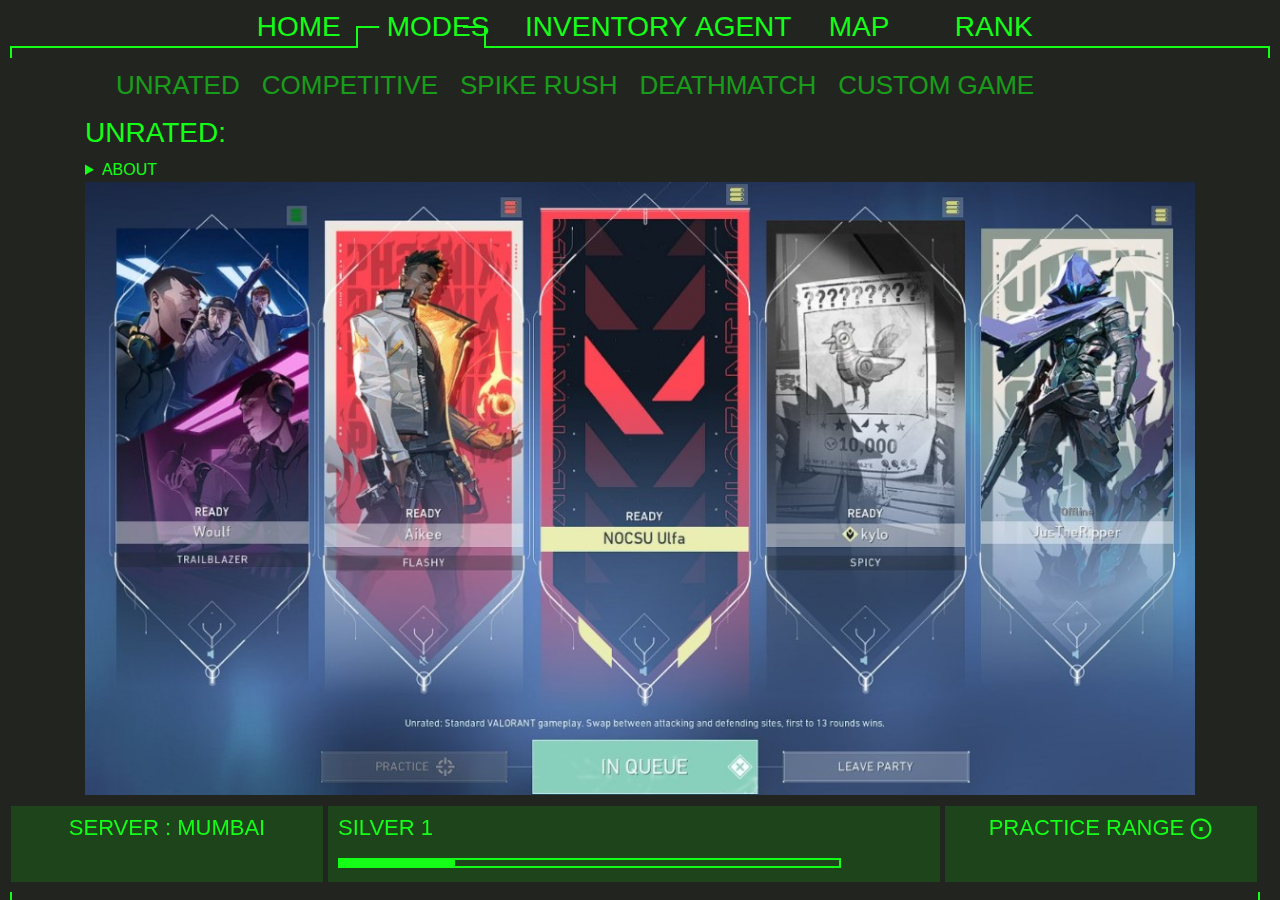
<file: mode.html>
<!doctype html>
<html lang="en">

<head>
    <title>Valorant: Wikipedia about Game Modes</title>
    <link rel="icon" href="icon.jpg" type="image/x-icon">
    <!-- Required meta tags -->
    <meta charset="utf-8">
    <meta name="viewport" content="width=device-width, initial-scale=1, shrink-to-fit=no">

    <!-- Bootstrap CSS -->
    <link rel="stylesheet" href="https://stackpath.bootstrapcdn.com/bootstrap/4.3.1/css/bootstrap.min.css"
        integrity="sha384-ggOyR0iXCbMQv3Xipma34MD+dH/1fQ784/j6cY/iJTQUOhcWr7x9JvoRxT2MZw1T" crossorigin="anonymous">
    <link rel="stylesheet" href="valo.css">
</head>

<body>
    <nav class="navbar navbar-expand-lg navbar-light bg-light">
        <div class="collapse navbar-collapse" id="mainNav">
            <ul class="navbar-nav me-auto">

                <li class="navbar-item ">
                    <a href="home.html" class="nav-link">HOME</a>
                </li>

                <li class="navbar-item active">
                    <a href="mode.html" class="nav-link">MODES</a>
                </li>

                <li class="navbar-item">
                    <a href="inventory.html" class="nav-link">INVENTORY</a>
                </li>

                <li class="navbar-item">
                    <a href="agent.html" class="nav-link">AGENT</a>
                </li>

                <li class="navbar-item">
                    <a href="map.html" class="nav-link">MAP</a>
                </li>

                <li class="navbar-item">
                    <a href="rank.html" class="nav-link">RANK</a>
                </li>

            </ul>

        </div>
    </nav>

    <div class="container">
        <div class="row">
            <div class="col-12">



                <ul class="nav nav-tabs">
                    <li class="nav-item">
                        <a href="#unrated" class="nav-link" data-toggle="tab" role="tab">
                            UNRATED
                        </a>
                    </li>
                    <li class="nav-item">
                        <a href="#competitive" class="nav-link" data-toggle="tab">
                            COMPETITIVE
                        </a>
                    </li>
                    <li class="nav-item">
                        <a href="#spikerush" class="nav-link" data-toggle="tab">
                            SPIKE RUSH
                        </a>
                    </li>
                    <li class="nav-item">
                        <a href="#deathmatch" class="nav-link" data-toggle="tab">
                            DEATHMATCH
                        </a>
                    </li>
                    <li class="nav-item">
                        <a href="#customgame" class="nav-link" data-toggle="tab">
                            CUSTOM GAME
                        </a>
                    </li>
                </ul>
                <div class="tab-content">
                    <div class="tab-pane active" id="unrated" role="tabpanel">
                        <h3>UNRATED:</h3>

                        <details>
                            <summary>ABOUT</summary>

                            <p>
                            <ul>
                                <li>
                                    Standard VALORANT gameplay.
                                </li>
                                <li>
                                    Swap between attacking and defending sites, first to 13 round wins the game.
                                </li>
                                <li>
                                    Standard overtime of only 1 round is allowed.
                                </li>
                            </ul>
                            </p>
                        </details>
                        <div class="m_gallery">
                            <a target="_blank" href="unrated.jpg">
                                <img src="unrated.jpg" alt="UNRATED" width="100" height="100">
                            </a>
                        </div>

                    </div>
                    <div class="tab-pane" id="competitive" role="tabpanel">
                        <h3>COMPETITIVE:</h3>
                        <details>
                            <summary>ABOUT:</summary>
                            <ul>
                                <li>
                                    Competitive is a higher stakes version of Unrated where you play competitively
                                    against
                                    other players to earn and compete for a rank.
                                </li>
                                <li>
                                    Same rules as unrated, but a higher stakes mode where you earn and compete for
                                    ranks.
                                </li>
                                <li>
                                    Should a game reach a 12-12 scoreline, the games instead goes into
                                    Overtime where the first team to get a 2-round lead on their opponent wins the game.
                                    Players can vote every two rounds on whether to continue Overtime, or result in
                                    drwa.
                                </li>
                                <li>
                                    This mode lasts for 30-40 minutes.
                                </li>
                            </ul>
                        </details>

                        <div class="m_gallery">
                            <a target="_blank" href="comp.jpg">
                                <img src="comp.jpg" alt="COMPI" width="100" height="100">
                            </a>
                        </div>

                    </div>
                    <div class="tab-pane" id="spikerush" role="tabpanel">
                        <h3>SPIKE RUSH:</h3>
                        <details>
                            <summary>ABOUT:</summary>
                            <ul>
                                <li>
                                    Spike Rush is a 5v5 mode where all players start each round with the same random
                                    weapon. Random orbs spawn around the map that players can collect to grant buff for
                                    themselves and/or their teammates or afflict enemies with debuffs.
                                </li>
                                <li>
                                    Shorter,lower stakes VALORANT gameplay.

                                </li>

                                <li>
                                    This mode lasts for 8-12 minutes.
                                    NO overtime.

                                </li>
                            </ul>
                        </details>


                        <div class="m_gallery">
                            <a target="_blank" href="sprs1.jpg">
                                <img src="sprs1.jpg" alt="COMPI" width="100" height="100">
                            </a>

                        </div>
                    </div>
                    <div class="tab-pane" id="deathmatch" role="tabpanel">
                        <h3>DEATHMATCH:</h3>
                        <details>
                            <summary>ABOUT:</summary>
                            <ul>
                                <li>
                                    A quick free for all deathmatch that's great for practicing VALORANT gunplay.

                                </li>

                                <li>
                                    Players equip weapons of their choice and kill anyone in their way,without using
                                    abilities, until either a
                                    player
                                    reaches 40 kills or 9 minutes have passed, at which point the game will end.
                                </li>
                                <li>
                                    Deathmatch grants 900 XP for completing the game, but cannot be used to complete
                                    missions.
                                </li>
                            </ul>
                        </details>

                        <div class="m_gallery">
                            <a target="_blank" href="tdm.jpg">
                                <img src="tdm.jpg" alt="TDM" width="600px" height="300">
                            </a>

                        </div>
                    </div>
                    <div class="tab-pane" id="customgame" role="tabpanel">
                        <h3>CUSTOM GAME:</h3>
                        <details>
                            <summary>ABOUT:</summary>
                            <ul>
                                <li>
                                    Play multiplayer custom games with maximum of 10 people.

                                </li>
                                <li>
                                    Check out maps and guns, preview and practice for better knowlege of the game.

                                </li>
                                <li>
                                    Tournments are played in custom format where there can be 2 spectators and 4 coaches
                                    2
                                    on either side of attack and defend.
                                </li>
                                <li>
                                    Grab a 10-man team and play with your friends for fun.
                                </li>
                            </ul>
                        </details>


                        <div class="m_gallery">
                            <a target="_blank" href="custom.jpg">
                                <img src="custom.jpg" alt="custom" width="600px" height="300">
                            </a>

                        </div>
                    </div>


                </div>
            </div>
        </div>
    </div>

    <div class="navbar navbar-light valo-footer">
        <div class="row">
            <div class="col-3 text-center">
                SERVER : MUMBAI
            </div>
            <div class="col-6">
                SILVER 1
                <div class="level-progress">
                    <div class="level-progress-indicator" width="65%"></div>
                </div>
            </div>
            <div class="col-3 text-center">
                PRACTICE RANGE ⨀
            </div>
        </div>
    </div>





    <!-- Optional JavaScript -->
    <script src="valor.js"></script>

    <!-- jQuery first, then Popper.js, then Bootstrap JS -->
    <script src="https://code.jquery.com/jquery-3.3.1.slim.min.js"
        integrity="sha384-q8i/X+965DzO0rT7abK41JStQIAqVgRVzpbzo5smXKp4YfRvH+8abtTE1Pi6jizo"
        crossorigin="anonymous"></script>
    <script src="https://cdnjs.cloudflare.com/ajax/libs/popper.js/1.14.7/umd/popper.min.js"
        integrity="sha384-UO2eT0CpHqdSJQ6hJty5KVphtPhzWj9WO1clHTMGa3JDZwrnQq4sF86dIHNDz0W1"
        crossorigin="anonymous"></script>
    <script src="https://stackpath.bootstrapcdn.com/bootstrap/4.3.1/js/bootstrap.min.js"
        integrity="sha384-JjSmVgyd0p3pXB1rRibZUAYoIIy6OrQ6VrjIEaFf/nJGzIxFDsf4x0xIM+B07jRM"
        crossorigin="anonymous"></script>
</body>

</html>
</file>
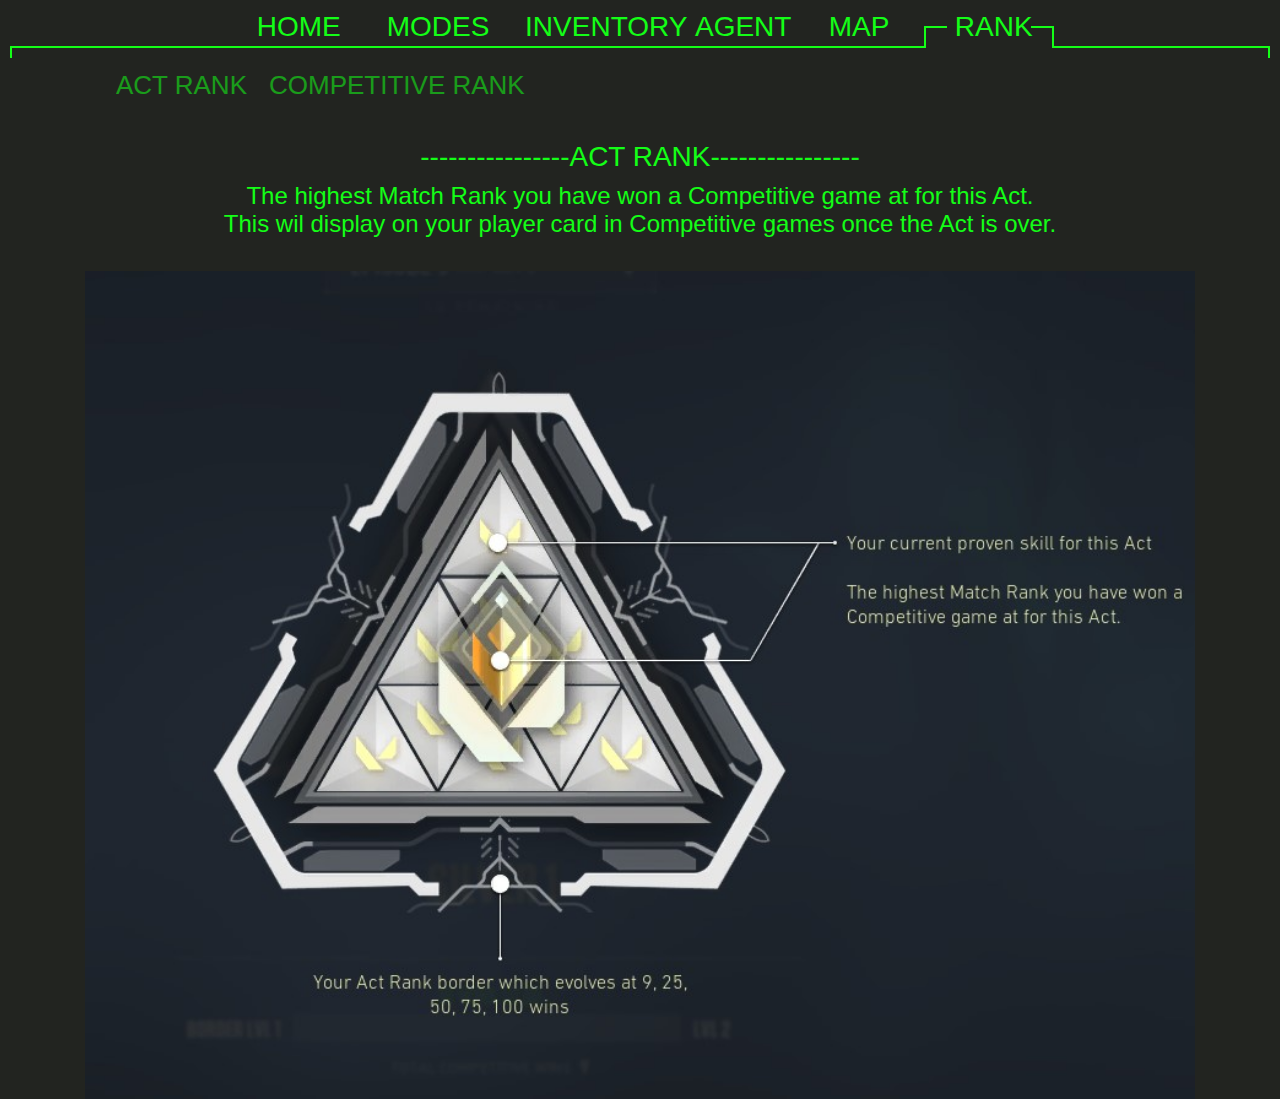
<file: rank.html>
<!doctype html>
<html lang="en">

<head>
    <title>VALORANT Rank:Know about your ranks</title>
    <link rel="icon" href="icon.jpg" type="image/x-icon">

    <!-- Required meta tags -->
    <meta charset="utf-8">
    <meta name="viewport" content="width=device-width, initial-scale=1, shrink-to-fit=no">

    <!-- Bootstrap CSS -->
    <link rel="stylesheet" href="https://stackpath.bootstrapcdn.com/bootstrap/4.3.1/css/bootstrap.min.css"
        integrity="sha384-ggOyR0iXCbMQv3Xipma34MD+dH/1fQ784/j6cY/iJTQUOhcWr7x9JvoRxT2MZw1T" crossorigin="anonymous">
    <link rel="stylesheet" href="valo.css">
</head>
<style>
    .table-rail {
        padding: 10px;
        border: 10px groove #8ebf42;
    }

    .table-body,
    th,
    td {
        padding: 10px;
        border: 10px groove #8ebf42;
    }
</style>

<body>
    <nav class="navbar navbar-expand-lg navbar-light bg-light">
        <div class="collapse navbar-collapse" id="mainNav">

            <ul class="navbar-nav me-auto">

                <li class="navbar-item ">
                    <a href="home.html" class="nav-link">HOME</a>
                </li>

                <li class="navbar-item">
                    <a href="mode.html" class="nav-link">MODES</a>
                </li>

                <li class="navbar-item">
                    <a href="inventory.html" class="nav-link">INVENTORY</a>
                </li>

                <li class="navbar-item">
                    <a href="agent.html" class="nav-link">AGENT</a>
                </li>

                <li class="navbar-item">
                    <a href="map.html" class="nav-link">MAP</a>
                </li>

                <li class="navbar-item active">
                    <a href="rank.html" class="nav-link">RANK</a>
                </li>

            </ul>

        </div>

    </nav>

    <div class="container">
        <div class="row">
            <div class="col-12">



                <ul class="nav nav-tabs">

                    <li class="nav-item">
                        <a href="#act_rank" class="nav-link" data-toggle="tab" role="tab">
                            ACT RANK
                        </a>
                    </li>

                    <li class="nav-item">
                        <a href="#comp_rank" class="nav-link" data-toggle="tab">
                            COMPETITIVE RANK
                        </a>
                    </li>

                </ul>

                <div class="tab-content">
                    <div class="tab-pane active" id="act_rank" role="tabpanel">
                        <br />

                        <div id="type_name">
                            <h3>----------------ACT RANK----------------

                            </h3>
                            <h4>
                                The highest Match Rank you have won a Competitive game at for this Act.<br />
                                This wil display on your player card in Competitive games once the Act is over.
                            </h4>
                            <br />
                            <div class="m_gallery">
                                <a target="_blank" href="actrank.jpg">
                                    <img src="actrank.jpg" alt="actrank" width="300" height="300">
                                </a>

                            </div>
                        </div>
                        <br />
                        <br />
                        <br />
                        <br />



                    </div>


                    <div class="tab-pane" id="comp_rank" role="tabpanel">
                        <br />

                        <div id="type_name">
                            <h3>----------------COMPETITIVE RANK----------------

                            </h3>
                            <h4>
                                <b>Play Competitive games to obtain a rank.Win games and earn more Rank Rating to
                                    promote
                                    into a higher tier.At Immortal Rank,your rank tier will increase without cap.
                                </b>

                                <br />
                                <br />
                                Every Act, your Competitive progress will reset to allow youa a fresh start on your
                                climb.You can earn rewards based on your highest Act Rank achieved across all episodes.

                            </h4>
                            <br />
                            <div class="m_gallery">
                                <a target="_blank" href="comprank.jpg">
                                    <img src="comprank.jpg" alt="comprank" width="300" height="300">
                                </a>

                            </div>
                            <br />
                            <br />
                            <br />

                            <h3>WHAT ARE VALORANT RANKS?</h3>

                            <div class="table-rail">
                                <table width="100%" style="height: initial; cursor: pointer;">
                                    <tbody class="table-body">
                                        <tr>
                                            <td>&nbsp;<h2>RANK</h2>
                                            </td>
                                            <td>
                                                <h2>LOGO</h2>
                                            </td>
                                        </tr>
                                        <tr>
                                            <td>IRON 1</td>
                                            <td><img class="rankimg" title="valorant-ranks-iron-1" alt="" width="50"
                                                    height="50" src="i1.jpg">
                                            </td>
                                        </tr>
                                        <tr>
                                            <td>IRON 2</td>
                                            <td><img class="rankimg" title="valorant-ranks-iron-2" alt="" width="50px"
                                                    height="50px" src="i2.jpg">
                                            </td>
                                        </tr>
                                        <tr>
                                            <td>IRON 3</td>
                                            <td><img class="rankimg" title="valorant-ranks-iron-3" alt="" width="50"
                                                    height="50" src="i3.jpg">
                                            </td>
                                        </tr>
                                        <tr>
                                            <td>BRONZE 1</td>
                                            <td><img class="rankimg" title="valorant-ranks-bronze-1" alt="" width="50"
                                                    height="50" src="b1.jpg">
                                            </td>
                                        </tr>
                                        <tr>
                                            <td>BRONZE 2</td>
                                            <td><img class="rankimg" title="valorant-ranks-bronze-2" alt="" width="50"
                                                    height="50" src="b2.jpg">
                                            </td>
                                        </tr>
                                        <tr>
                                            <td>BRONZE 3</td>
                                            <td><img class="rankimg" title="valorant-ranks-bronze-3" alt="" width="50"
                                                    height="50" src="b3.jpg">
                                            </td>
                                        </tr>
                                        <tr>
                                            <td>SILVER 1</td>
                                            <td><img class="rankimg" title="valorant-ranks-silver-1" alt="" width="50"
                                                    height="50" src="s1.jpg">
                                            </td>
                                        </tr>
                                        <tr>
                                            <td>SILVER 2</td>
                                            <td><img class="rankimg" title="valorant-ranks-silver-2" alt="" width="50"
                                                    height="50" src="s2.jpg">
                                            </td>
                                        </tr>
                                        <tr>
                                            <td>SILVER 3</td>
                                            <td><img class="rankimg" title="valorant-ranks-silver-3" alt="" width="50"
                                                    height="50" src="s3.jpg">
                                            </td>
                                        </tr>
                                        <tr>
                                            <td>GOLD 1</td>
                                            <td><img class="rankimg" title="valorant-ranks-gold-1" alt="" width="50"
                                                    height="50" src="g1.jpg">
                                            </td>
                                        </tr>
                                        <tr>
                                            <td>GOLD 2</td>
                                            <td><img class="rankimg" title="valorant-ranks-gold-2" alt="" width="50"
                                                    height="50" src="g2.jpg">
                                            </td>
                                        </tr>
                                        <tr>
                                            <td>GOLD 3</td>
                                            <td><img class="rankimg" title="valorant-ranks-gold-3" alt="" width="50"
                                                    height="50" src="g3.jpg">
                                            </td>
                                        </tr>
                                        <tr>
                                            <td>PLATINUM 1</td>
                                            <td><img class="rankimg" title="valorant-ranks-platinum-1" alt="" width="50"
                                                    height="50" src="p1.jpg">
                                            </td>
                                        </tr>
                                        <tr>
                                            <td>PLATINUM 2</td>
                                            <td><img class="rankimg" title="valorant-ranks-platinum-2" alt="" width="50"
                                                    height="50" src="p2.jpg">
                                            </td>
                                        </tr>
                                        <tr>
                                            <td>PLATINUM 3</td>
                                            <td><img class="rankimg" title="valorant-ranks-platinum-3" alt="" width="50"
                                                    height="50" src="p3.jpg">
                                            </td>
                                        </tr>
                                        <tr>
                                            <td>DIAMOND 1</td>
                                            <td><img class="rankimg" title="valorant-ranks-diamond-1" alt="" width="50"
                                                    height="50" src="d1.jpg">
                                            </td>
                                        </tr>
                                        <tr>
                                            <td>DIAMOND 2</td>
                                            <td><img class="rankimg" title="valorant-ranks-diamond-2" alt="" width="50"
                                                    height="50" src="d2.jpg">
                                            </td>
                                        </tr>
                                        <tr>
                                            <td>DIAMOND 3</td>
                                            <td><img class="rankimg" title="valorant-ranks-diamond-3" alt="" width="50"
                                                    height="50" src="d3.jpg">
                                            </td>
                                        </tr>
                                        <tr>
                                            <td>IMMORTAL 1</td>
                                            <td><img class="rankimg" title="valorant-ranks-immortal-1" alt="" width="50"
                                                    height="50" src="imm1.jpg">
                                            </td>
                                        </tr>
                                        <tr>
                                            <td>IMMORTAL 2</td>
                                            <td><img class="rankimg" title="valorant-ranks-immortal-2" alt="" width="50"
                                                    height="50" src="imm2.jpg">
                                            </td>
                                        </tr>
                                        <tr>
                                            <td>IMMORTAL 3</td>
                                            <td><img class="rankimg" title="valorant-ranks-immortal-3" alt="" width="50"
                                                    height="50" src="imm3.jpg">
                                            </td>
                                        </tr>
                                        <tr>
                                            <td>RADIANT</td>
                                            <td><img class="rankimg" title="valorant-ranks-valorant-the-loadout" alt=""
                                                    width="50" height="50" src="radiant.jpg">
                                            </td>
                                        </tr>
                                    </tbody>
                                </table>
                            </div>
                        </div>
                        <br />
                        <br />
                        <br />
                        <br />
                        <br />


                    </div>


                </div>
            </div>
        </div>

        <!-- <div class="navbar navbar-light valo-footer">
            <div class="row">
                <div class="col-3 text-center">
                    SERVER : MUMBAI
                </div>
                <div class="col-6">
                    SILVER 1
                    <div class="level-progress">
                        <div class="level-progress-indicator" width="65%"></div>
                    </div>
                </div>
                <div class="col-3 text-center">
                    PRACTICE RANGE ⨀
                </div>
            </div>
        </div> -->





        <!-- Optional JavaScript -->

        <!-- jQuery first, then Popper.js, then Bootstrap JS -->
        <script src="https://code.jquery.com/jquery-3.3.1.slim.min.js"
            integrity="sha384-q8i/X+965DzO0rT7abK41JStQIAqVgRVzpbzo5smXKp4YfRvH+8abtTE1Pi6jizo"
            crossorigin="anonymous"></script>
        <script src="https://cdnjs.cloudflare.com/ajax/libs/popper.js/1.14.7/umd/popper.min.js"
            integrity="sha384-UO2eT0CpHqdSJQ6hJty5KVphtPhzWj9WO1clHTMGa3JDZwrnQq4sF86dIHNDz0W1"
            crossorigin="anonymous"></script>
        <script src="https://stackpath.bootstrapcdn.com/bootstrap/4.3.1/js/bootstrap.min.js"
            integrity="sha384-JjSmVgyd0p3pXB1rRibZUAYoIIy6OrQ6VrjIEaFf/nJGzIxFDsf4x0xIM+B07jRM"
            crossorigin="anonymous"></script>
        <script src="valor.js" type="text/javascript" charset="utf-8"></script>
</body>

</html>
</file>
<file: valo.css>
body{
    color: #14fe17;
    background: #222420 !important;
}
.home_foot{
    font-size: 20px;
    text-align: center;
}
/* #logout{
    text-align: left;
    font-size: 20px;
}
#new_user{
    text-align: right !important;
    font-size: 20px;
} */

.navbar {
    border-bottom: 2px solid;
    margin: 0px 10px;
}

.navbar::before, .navbar::after{
    height: 10px;
    width: 2px;
    content: "";
    position: absolute;
    display: block;
    z-index: 5000;
    background: #14fe17;
    bottom: -12px;
}

.navbar::before{
    left: 0px;
}
.navbar::after{
    right: 0px;
}

ul > li.navbar-item > a.nav-link, ul > li.navbar-item.active > a.nav-link, ul >li.nav-item > a.nav-link{
    color: #14fe17 !important;
    font-size: 28px;
    line-height: 22px;
    padding-bottom: 0px;
    z-index: 50;
    position: relative;
    background: #222420;
}

.navbar-light .navbar-nav >li.nav-item > .nav-link,
.navbar-light .navbar-nav >li.navbar-item > .nav-link {
    text-align: center;
    width: 65%;
    margin: auto;
}

.navbar-nav {
    width: 100%;
}

.navbar-light ul.navbar-nav > li {
    display: block;
    position: relative;
    width: 100%;
}

.navbar-item.active::before{
    content: "";
    position: absolute;
    background: #f00;
    width: 100%;
    height: 22px;
    top: 18px;
    background: #222420;
    border-left: 2px solid;
    border-right: 2px solid;
    border-top: 2px solid;
    left: 0px;
}

.bg-light {
    background-color: #222420 !important;
}

.valo-footer{
    position: fixed;
    bottom: 0;
    width: calc(100% - 30px);
    margin: 10px;
    display: inline-block;  
	border  : none;

}


.navbar.navbar-light .navbar-nav{
    margin: 0px 200px;
}


.nav.nav-tabs{
    margin: 20px;
    border-bottom:none;
}

.nav.nav-tabs > .nav-item > .nav-link:hover{
    border: 1px solid transparent;
}

.nav.nav-tabs >li >a{
    font-size: 26px !important;
    background: transparent !important;
    border: 1px solid transparent !important;
    padding: 5px 10px;
}

.nav.nav-tabs >li:nth-child(1) >a{
    opacity: .55;
}
.nav.nav-tabs >li:nth-child(2) >a{
    opacity: .55;
}
.nav.nav-tabs >li:nth-child(3) >a{
    opacity: .55;
}
.nav.nav-tabs >li:nth-child(4) >a{
    opacity: .55;
}
.nav.nav-tabs >li:nth-child(5) >a{
    opacity: .55;
}
.nav.nav-tabs >li:nth-child(6) >a{
    opacity: .55;
}
.nav.nav-tabs >li:nth-child(7) >a{
    opacity: .55;
}
.nav.nav-tabs >li:nth-child(8) >a{
    opacity: .55;
}

.level-progress {
    width: 100%;
    height: 10px;
    border: 2px solid;
    display: inline-block;
    width: 85%;
}

.level-progress-indicator {
    height: 6px;
    background: #14fe17;
    position: relative;
    width: 23%;
}

.navbar.navbar-light.valo-footer{
    border: none;
    font-size: 22px;
}
.navbar.valo-footer .col-3, .navbar.valo-footer .col-6 {
    background:rgba(16, 255, 0, 0.15);
    padding: 5px 10px;
}

.navbar.valo-footer .col-6{
    margin: 0px 5px;
    flex: 0 0 49%;
}


#arsenal.tab-pane.full {
    width: 100%;
    max-width: 100%;
}

.item-list {
    float: left;
    padding: 0px;
    list-style: none;
    margin: 0px;
}

.item-list li a {
    display: block;
    width: 300px;
    padding: 5px 10px;
    border-radius: 2px;
    color: #14fe17;
}

.item-list li a:hover {
    text-decoration: none;
    background-color: #14fe17;
    color: #222420;
    text-align: center;

}

.tab-pane.full{
    height: calc(100vh - 180px);
}

.item-stats{
    position: absolute;
    right: 0px;
    bottom: -200px;
    width: 350px;
}

.armor-stats{
    position: absolute;
    right: 0px;
    bottom: -200px;
    width: 350px;
}

.pull-left{
    float: left !important;
}

.pull-right{
    float: right !important;
}

.item-stats .row .col-12{
    background:rgba(16, 255, 0, 0.15);
    margin-bottom: 3px;

}

.armor-stats .row .col-12{
    background:rgba(16, 255, 0, 0.15);
    margin-bottom: 3px;
}

/* div.gallery {
    margin: 5px;
    border: 1px solid #ccc;
    float: left;
    width: 300px;
} */
  
div.gallery:hover {
    border: 5px solid #feac14;
}

div.m_gallery:hover {
    border: 5px solid #feac14;
}
  
div.gallery img {
    width: 100%;
    height: 100%;
} 
  
div.desc {
    padding: 15px;
    text-align: center;
}
.gallery {
    display: grid;
    grid-template-columns: repeat(auto-fill, minmax(300px, 1fr));
    grid-gap: 1em;
}
img {
    width: 100%;
    height: auto;
}

#type_name{
    text-align: center;
    height: 50px;
}

.mw-headline{
    border-bottom: solid 1px #14fe17;
}

.rankimg{
    height: 110px;
    width: 120px;
}
.rankimg:hover{
    border: 2px solid #feac14 !important;

}
</file>
